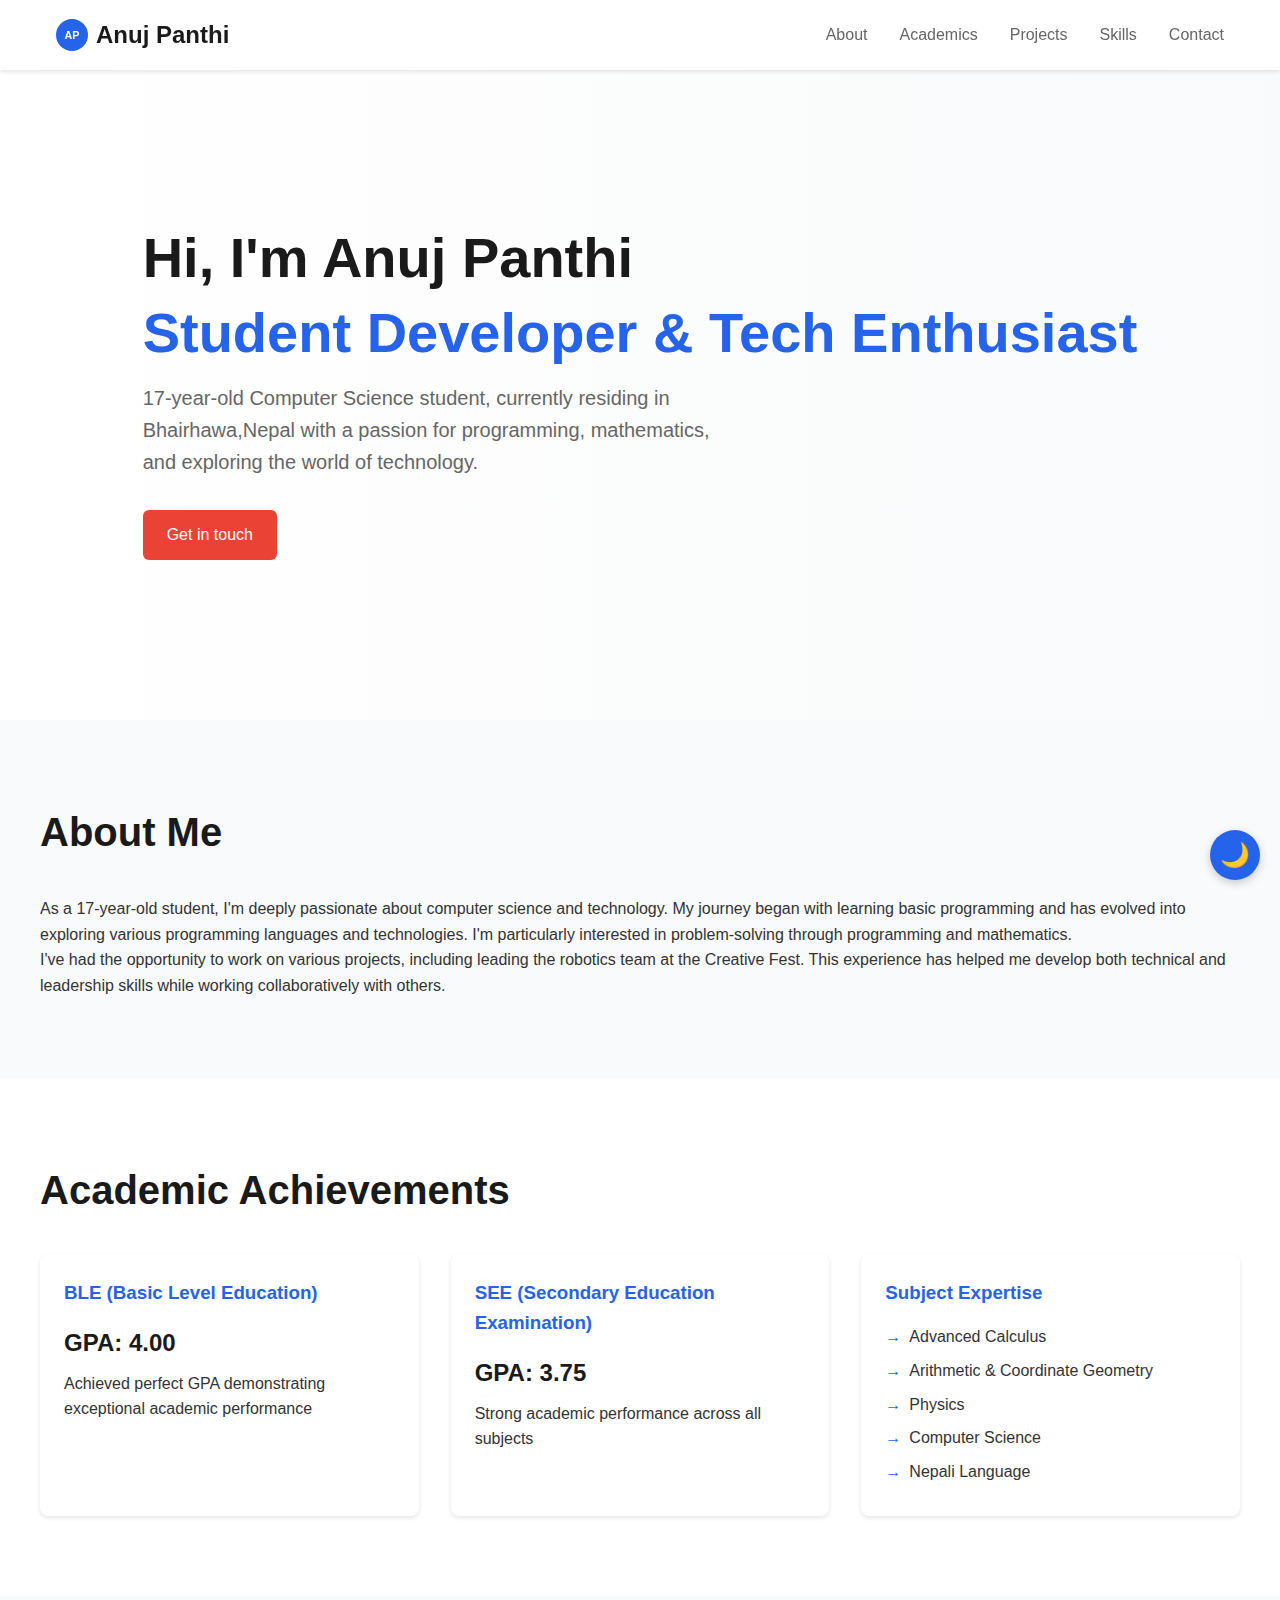
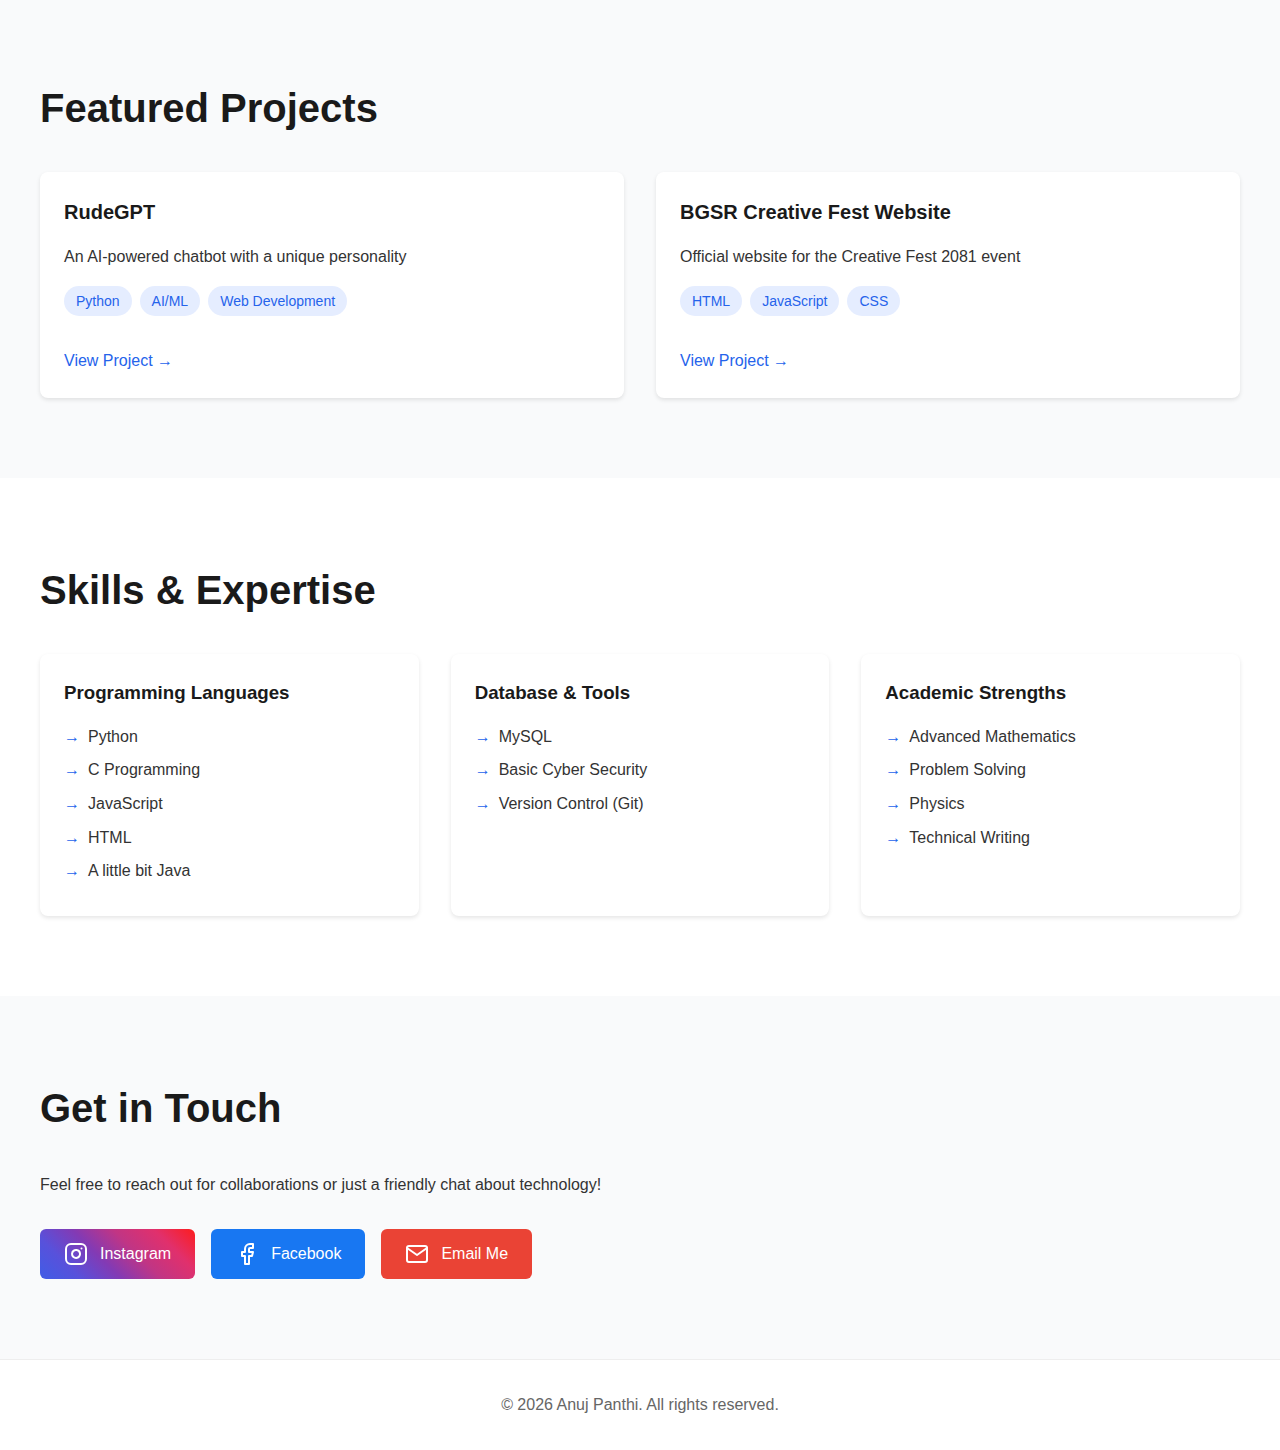
<file: index.html>
<!DOCTYPE html>
<html lang="en">
<head>
    <meta charset="UTF-8">
    <meta name="viewport" content="width=device-width, initial-scale=1.0">
    <title>Anuj Panthi - Portfolio</title>
    <meta name="description" content="Portfolio of Anuj Panthi - Student Developer & Tech Enthusiast">
    <!-- Favicon -->
        <link rel="icon" href="data:image/svg+xml,<svg xmlns='http://www.w3.org/2000/svg' viewBox='0 0 36 36'><circle fill='%232563eb' cx='18' cy='18' r='18'/><text x='18' y='22' font-size='12' fill='white' text-anchor='middle' font-family='Arial'>AP</text></svg>" type="image/svg+xml">
<script type="application/ld+json">
{
  "@context": "https://schema.org",
  "@type": "Person",
  "name": "Anuj Panthi",
  "url": "https://anujpanthi.com.np",
  "sameAs": [
    "https://www.instagram.com/anuz.912/",
    "https://www.facebook.com/anujpanthi108"
  ],
  "jobTitle": "Cyber Security Student",
  "description": "Anuj Panthi's personal portfolio website showcasing projects and blogs on Cyber Security and Web Development."
}
</script>

    <style>
        :root {
            --background: #ffffff;
            --background-alt: #f9fafb;
            --text: #333;
            --text-alt: #666;
            --heading: #1a1a1a;
            --primary: #2563eb;
            --primary-light: #e5edff;
            --card-bg: white;
            --shadow: 0 2px 4px rgba(0,0,0,0.1);
            --nav-shadow: 0 2px 4px rgba(0,0,0,0.1);
            --border: #eee;
        }

        [data-theme="dark"] {
            --background: #121212;
            --background-alt: #1e1e1e;
            --text: #e0e0e0;
            --text-alt: #b0b0b0;
            --heading: #ffffff;
            --primary: #3b82f6;
            --primary-light: #1e293b;
            --card-bg: #252525;
            --shadow: 0 2px 4px rgba(0,0,0,0.3);
            --nav-shadow: 0 2px 8px rgba(0,0,0,0.4);
            --border: #333;
        }

        * {
            margin: 0;
            padding: 0;
            box-sizing: border-box;
            transition: background-color 0.3s ease, color 0.3s ease, border-color 0.3s ease;
        }

        body {
            font-family: -apple-system, BlinkMacSystemFont, 'Segoe UI', Roboto, sans-serif;
            line-height: 1.6;
            color: var(--text);
            background-color: var(--background);
        }

        /* Theme Toggle */
        .theme-toggle {
            position: fixed;
            bottom: 20px;
            right: 20px;
            width: 50px;
            height: 50px;
            border-radius: 50%;
            background-color: var(--primary);
            color: white;
            display: flex;
            align-items: center;
            justify-content: center;
            cursor: pointer;
            box-shadow: 0 3px 10px rgba(0,0,0,0.2);
            z-index: 1000;
            border: none;
            outline: none;
            font-size: 1.5rem;
            transform-origin: center;
            transition: transform 0.5s ease, background-color 0.3s ease;
        }

        .theme-toggle:hover {
            transform: scale(1.1);
        }

        .theme-toggle:active {
            transform: scale(0.9);
        }

        /* Navigation */
        nav {
            background: var(--card-bg);
            box-shadow: var(--nav-shadow);
            position: fixed;
            width: 100%;
            z-index: 1000;
        }

        .nav-container {
            max-width: 1200px;
            margin: 0 auto;
            padding: 1rem;
            display: flex;
            justify-content: space-between;
            align-items: center;
        }

        .nav-logo {
            font-size: 1.5rem;
            font-weight: bold;
            color: var(--heading);
            text-decoration: none;
            display: flex;
            align-items: center;
            gap: 0.5rem;
        }

        .logo-icon {
            width: 2rem;
            height: 2rem;
            transition: transform 0.3s ease;
        }

        .nav-logo:hover .logo-icon {
            transform: rotate(10deg);
        }

        .nav-links {
            display: flex;
            gap: 2rem;
        }

        .nav-links a {
            color: var(--text-alt);
            text-decoration: none;
            transition: color 0.3s;
        }

        .nav-links a:hover {
            color: var(--primary);
        }

        .menu-btn {
            display: none;
            background: none;
            border: none;
            font-size: 1.5rem;
            cursor: pointer;
            color: var(--text);
        }

        /* Hero Section */
        .hero {
            padding: 8rem 1rem 4rem;
            background: linear-gradient(to right, var(--background), var(--background-alt));
            min-height: 80vh;
            display: flex;
            align-items: center;
        }

        .hero-content {
            max-width: 1200px;
            margin: 0 auto;
        }

        .hero h1 {
            font-size: 3.5rem;
            line-height: 1.2;
            margin-bottom: 1rem;
            color: var(--heading);
        }

        .hero h1 span {
            color: var(--primary);
            display: block;
            margin-top: 0.5rem;
        }

        .hero p {
            font-size: 1.25rem;
            color: var(--text-alt);
            margin-bottom: 2rem;
            max-width: 600px;
        }

        /* Sections */
        section {
            padding: 5rem 1rem;
        }

        section:nth-child(even) {
            background: var(--background-alt);
        }

        .section-container {
            max-width: 1200px;
            margin: 0 auto;
        }

        h2 {
            font-size: 2.5rem;
            margin-bottom: 2rem;
            color: var(--heading);
        }

        /* Academic Section */
        .academics-grid {
            display: grid;
            grid-template-columns: repeat(auto-fit, minmax(300px, 1fr));
            gap: 2rem;
            margin-top: 2rem;
        }

        .academic-card {
            background: var(--card-bg);
            padding: 1.5rem;
            border-radius: 8px;
            box-shadow: var(--shadow);
        }

        .academic-card h3 {
            color: var(--primary);
            margin-bottom: 1rem;
        }

        .gpa {
            font-size: 1.5rem;
            font-weight: bold;
            color: var(--heading);
            margin-bottom: 0.5rem;
        }

        /* Projects */
        .projects-grid {
            display: grid;
            grid-template-columns: repeat(auto-fit, minmax(300px, 1fr));
            gap: 2rem;
            margin-top: 2rem;
        }

        .project-card {
            background: var(--card-bg);
            border-radius: 8px;
            box-shadow: var(--shadow);
            padding: 1.5rem;
            transition: transform 0.3s, box-shadow 0.3s;
        }

        .project-card:hover {
            transform: translateY(-5px);
            box-shadow: 0 6px 12px rgba(0,0,0,0.15);
        }

        .project-card h3 {
            font-size: 1.25rem;
            margin-bottom: 1rem;
            color: var(--heading);
        }

        .project-card a {
            color: var(--primary);
            text-decoration: none;
            display: inline-flex;
            align-items: center;
            margin-top: 1rem;
        }

        .project-card a:hover {
            text-decoration: underline;
        }

        .tech-tags {
            display: flex;
            flex-wrap: wrap;
            gap: 0.5rem;
            margin: 1rem 0;
        }

        .tech-tag {
            background: var(--primary-light);
            color: var(--primary);
            padding: 0.25rem 0.75rem;
            border-radius: 999px;
            font-size: 0.875rem;
        }

        /* Skills */
        .skills-grid {
            display: grid;
            grid-template-columns: repeat(auto-fit, minmax(250px, 1fr));
            gap: 2rem;
        }

        .skill-category {
            background: var(--card-bg);
            padding: 1.5rem;
            border-radius: 8px;
            box-shadow: var(--shadow);
        }

        .skill-category h3 {
            margin-bottom: 1rem;
            color: var(--heading);
        }

        .skill-list {
            list-style: none;
        }

        .skill-list li {
            margin-bottom: 0.5rem;
            display: flex;
            align-items: center;
        }

        .skill-list li::before {
            content: "→";
            margin-right: 0.5rem;
            color: var(--primary);
        }

        /* Contact */
        .contact-links {
            display: flex;
            gap: 1rem;
            margin-top: 2rem;
        }

        .contact-btn {
            display: inline-flex;
            align-items: center;
            padding: 0.75rem 1.5rem;
            border-radius: 6px;
            text-decoration: none;
            color: white;
            font-weight: 500;
            transition: opacity 0.3s, transform 0.3s;
            gap: 0.75rem;
        }

        .contact-btn:hover {
            opacity: 0.9;
            transform: translateY(-3px);
        }

        .contact-btn:active {
            transform: translateY(0);
        }

        .instagram-btn {
            background: linear-gradient(45deg, #405DE6, #5851DB, #833AB4, #C13584, #E1306C, #FD1D1D);
        }

        .facebook-btn {
            background: #1877f2;
        }

        .email-btn {
            background: #ea4335;
        }

        .btn-icon {
            display: inline-block;
            width: 1.5rem;
            height: 1.5rem;
            stroke: white;
            fill: none;
            stroke-width: 2;
            stroke-linecap: round;
            stroke-linejoin: round;
        }

        .instagram-icon {
            animation: pulse 2s infinite;
        }

        .facebook-icon {
            animation: spin 3s infinite;
        }

        .email-icon {
            animation: bounce 2s infinite;
        }

        @keyframes pulse {
            0% {
                transform: scale(1);
            }
            50% {
                transform: scale(1.1);
            }
            100% {
                transform: scale(1);
            }
        }

        @keyframes bounce {
            0%, 100% {
                transform: translateY(0);
            }
            50% {
                transform: translateY(-5px);
            }
        }

        @keyframes spin {
            0% {
                transform: rotate(0deg);
            }
            25% {
                transform: rotate(10deg);
            }
            75% {
                transform: rotate(-10deg);
            }
            100% {
                transform: rotate(0deg);
            }
        }

        /* Footer */
        footer {
            background: var(--card-bg);
            padding: 2rem 1rem;
            text-align: center;
            color: var(--text-alt);
            border-top: 1px solid var(--border);
        }

        /* Theme transition animation */
        .theme-transition {
            animation: themeTransition 0.5s ease;
        }

        @keyframes themeTransition {
            0% {
                opacity: 0;
            }
            100% {
                opacity: 1;
            }
        }

        /* Responsive Design */
        @media (max-width: 768px) {
            .nav-links {
                display: none;
            }

            .menu-btn {
                display: block;
            }

            .nav-links.active {
                display: flex;
                flex-direction: column;
                position: absolute;
                top: 100%;
                left: 0;
                right: 0;
                background: var(--card-bg);
                padding: 1rem;
                box-shadow: var(--shadow);
            }

            .hero h1 {
                font-size: 2.5rem;
            }

            .contact-links {
                flex-direction: column;
            }
        }
    </style>
</head>
<body>
    <nav>
        <div class="nav-container">
            <a href="#" class="nav-logo">
    <svg class="logo-icon" xmlns="http://www.w3.org/2000/svg" viewBox="0 0 36 36">
        <circle fill="var(--primary)" cx="18" cy="18" r="18"/>
        <text x="18" y="22" font-size="12" fill="white" text-anchor="middle" font-family="Arial">AP</text>
        
    </svg>
    Anuj Panthi
</a>

            <button class="menu-btn" aria-label="Toggle navigation menu">☰</button>
            <div class="nav-links">
                <a href="#about">About</a>
                <a href="#academics">Academics</a>
                <a href="#projects">Projects</a>
                <a href="#skills">Skills</a>
                <a href="#contact">Contact</a>
            </div>
        </div>
    </nav>

    <button class="theme-toggle" aria-label="Toggle dark/light theme">
        <span class="toggle-icon">🌙</span>
    </button>

    <section class="hero">
        <div class="hero-content">
            <h1>
                Hi, I'm Anuj Panthi
                <span>Student Developer & Tech Enthusiast</span>
            </h1>
            <p>17-year-old Computer Science student, currently residing in Bhairhawa,Nepal with a passion for programming, mathematics, and exploring the world of technology.</p>
            <a href="#contact" class="contact-btn email-btn">Get in touch</a>
        </div>
    </section>

    <section id="about">
        <div class="section-container">
            <h2>About Me</h2>
            <p>As a 17-year-old student, I'm deeply passionate about computer science and technology. My journey began with learning basic programming and has evolved into exploring various programming languages and technologies. I'm particularly interested in problem-solving through programming and mathematics.</p>
            <p>I've had the opportunity to work on various projects, including leading the robotics team at the Creative Fest. This experience has helped me develop both technical and leadership skills while working collaboratively with others.</p>
        </div>
    </section>

    <section id="academics">
        <div class="section-container">
            <h2>Academic Achievements</h2>
            <div class="academics-grid">
                <div class="academic-card">
                    <h3>BLE (Basic Level Education)</h3>
                    <div class="gpa">GPA: 4.00</div>
                    <p>Achieved perfect GPA demonstrating exceptional academic performance</p>
                </div>
                <div class="academic-card">
                    <h3>SEE (Secondary Education Examination)</h3>
                    <div class="gpa">GPA: 3.75</div>
                    <p>Strong academic performance across all subjects</p>
                </div>
                <div class="academic-card">
                    <h3>Subject Expertise</h3>
                    <ul class="skill-list">
                        <li>Advanced Calculus</li>
                        <li>Arithmetic & Coordinate Geometry</li>
                        <li>Physics</li>
                        <li>Computer Science</li>
                        <li>Nepali Language</li>
                    </ul>
                </div>
            </div>
        </div>
    </section>

    <section id="projects">
        <div class="section-container">
            <h2>Featured Projects</h2>
            <div class="projects-grid">
                <div class="project-card">
                    <h3>RudeGPT</h3>
                    <p>An AI-powered chatbot with a unique personality</p>
                    <div class="tech-tags">
                        <span class="tech-tag">Python</span>
                        <span class="tech-tag">AI/ML</span>
                        <span class="tech-tag">Web Development</span>
                    </div>
                    <a href="https://rudegpt.onrender.com" target="_blank">View Project →</a>
                </div>
                <div class="project-card">
                    <h3>BGSR Creative Fest Website</h3>
                    <p>Official website for the Creative Fest 2081 event</p>
                    <div class="tech-tags">
                        <span class="tech-tag">HTML</span>
                        <span class="tech-tag">JavaScript</span>
                        <span class="tech-tag">CSS</span>
                    </div>
                    <a href="https://bgsrcreativefest2081.netlify.app/" target="_blank">View Project →</a>
                </div>
            </div>
        </div>
    </section>

    <section id="skills">
        <div class="section-container">
            <h2>Skills & Expertise</h2>
            <div class="skills-grid">
                <div class="skill-category">
                    <h3>Programming Languages</h3>
                    <ul class="skill-list">
                        <li>Python</li>
                        <li>C Programming</li>
                        <li>JavaScript</li>
                        <li>HTML</li>
                        <li>A little bit Java</li>
                    </ul>
                </div>
                <div class="skill-category">
                    <h3>Database & Tools</h3>
                    <ul class="skill-list">
                        <li>MySQL</li>
                        <li>Basic Cyber Security</li>
                        <li>Version Control (Git)</li>
                    </ul>
                </div>
                <div class="skill-category">
                    <h3>Academic Strengths</h3>
                    <ul class="skill-list">
                        <li>Advanced Mathematics</li>
                        <li>Problem Solving</li>
                        <li>Physics</li>
                        <li>Technical Writing</li>
                    </ul>
                </div>
            </div>
        </div>
    </section>

    <section id="contact">
        <div class="section-container">
            <h2>Get in Touch</h2>
            <p>Feel free to reach out for collaborations or just a friendly chat about technology!</p>
            <div class="contact-links">
                <a href="https://www.instagram.com/anuz.912/" target="_blank" class="contact-btn instagram-btn">
                    <svg class="btn-icon instagram-icon" viewBox="0 0 24 24">
                        <rect x="2" y="2" width="20" height="20" rx="5" ry="5"></rect>
                        <path d="M16 11.37A4 4 0 1 1 12.63 8 4 4 0 0 1 16 11.37z"></path>
                        <line x1="17.5" y1="6.5" x2="17.51" y2="6.5"></line>
                    </svg>
                    Instagram
                </a>
                <a href="https://www.facebook.com/anujpanthi108" target="_blank" class="contact-btn facebook-btn">
                    <svg class="btn-icon facebook-icon" viewBox="0 0 24 24">
                        <path d="M18 2h-3a5 5 0 0 0-5 5v3H7v4h3v8h4v-8h3l1-4h-4V7a1 1 0 0 1 1-1h3z"></path>
                    </svg>
                    Facebook
                </a>
                <a href="mailto:anujpanthi2065@gmail.com" class="contact-btn email-btn">
                    <svg class="btn-icon email-icon" viewBox="0 0 24 24">
                        <path d="M4 4h16c1.1 0 2 .9 2 2v12c0 1.1-.9 2-2 2H4c-1.1 0-2-.9-2-2V6c0-1.1.9-2 2-2z"></path>
                        <polyline points="22,6 12,13 2,6"></polyline>
                    </svg>
                    Email Me
                </a>
            </div>
        </div>
    </section>

    <footer>
        <p>© <script>document.write(new Date().getFullYear())</script> Anuj Panthi. All rights reserved.</p>
    </footer>

    <script>
        // Theme handling
        const themeToggleBtn = document.querySelector('.theme-toggle');
        const toggleIcon = document.querySelector('.toggle-icon');
        
        // Check for saved theme preference or use system preference
        const getCurrentTheme = () => {
            // Check if user has previously selected a theme
            const savedTheme = localStorage.getItem('theme');
            if (savedTheme) {
                return savedTheme;
            }
            
            // Otherwise, use system preference
            return window.matchMedia('(prefers-color-scheme: dark)').matches ? 'dark' : 'light';
        };
        
        // Apply the theme
        const setTheme = (theme) => {
            document.body.classList.add('theme-transition');
            document.documentElement.setAttribute('data-theme', theme);
            localStorage.setItem('theme', theme);
            
            // Update toggle button icon
            toggleIcon.textContent = theme === 'dark' ? '☀️' : '🌙';
            
            // Remove transition class after animation completes
            setTimeout(() => {
                document.body.classList.remove('theme-transition');
            }, 500);
        };
        
        // Initialize theme
        setTheme(getCurrentTheme());
        
        // Toggle theme when button is clicked
        themeToggleBtn.addEventListener('click', () => {
            const currentTheme = document.documentElement.getAttribute('data-theme');
            const newTheme = currentTheme === 'dark' ? 'light' : 'dark';
            
            // Apply rotation animation
            themeToggleBtn.style.transform = 'rotate(360deg)';
            setTimeout(() => {
                themeToggleBtn.style.transform = '';
            }, 500);
            
            setTheme(newTheme);
        });
        
        // Listen for system theme changes
        window.matchMedia('(prefers-color-scheme: dark)').addEventListener('change', e => {
            if (!localStorage.getItem('theme')) {
                // Only auto-switch if user hasn't manually set a preference
                setTheme(e.matches ? 'dark' : 'light');
            }
        });
        
        // Mobile menu toggle
        const menuBtn = document.querySelector('.menu-btn');
        const navLinks = document.querySelector('.nav-links');

        menuBtn.addEventListener('click', () => {
            navLinks.classList.toggle('active');
        });

        // Smooth scrolling for navigation links
        document.querySelectorAll('a[href^="#"]').forEach(anchor => {
            anchor.addEventListener('click', function (e) {
                e.preventDefault();
                document.querySelector(this.getAttribute('href')).scrollIntoView({
                    behavior: 'smooth'
                });
                
                // Close mobile menu if open
                if (navLinks.classList.contains('active')) {
                    navLinks.classList.remove('active');
                }
            });
        });
    </script>
</body>
</html>
</file>
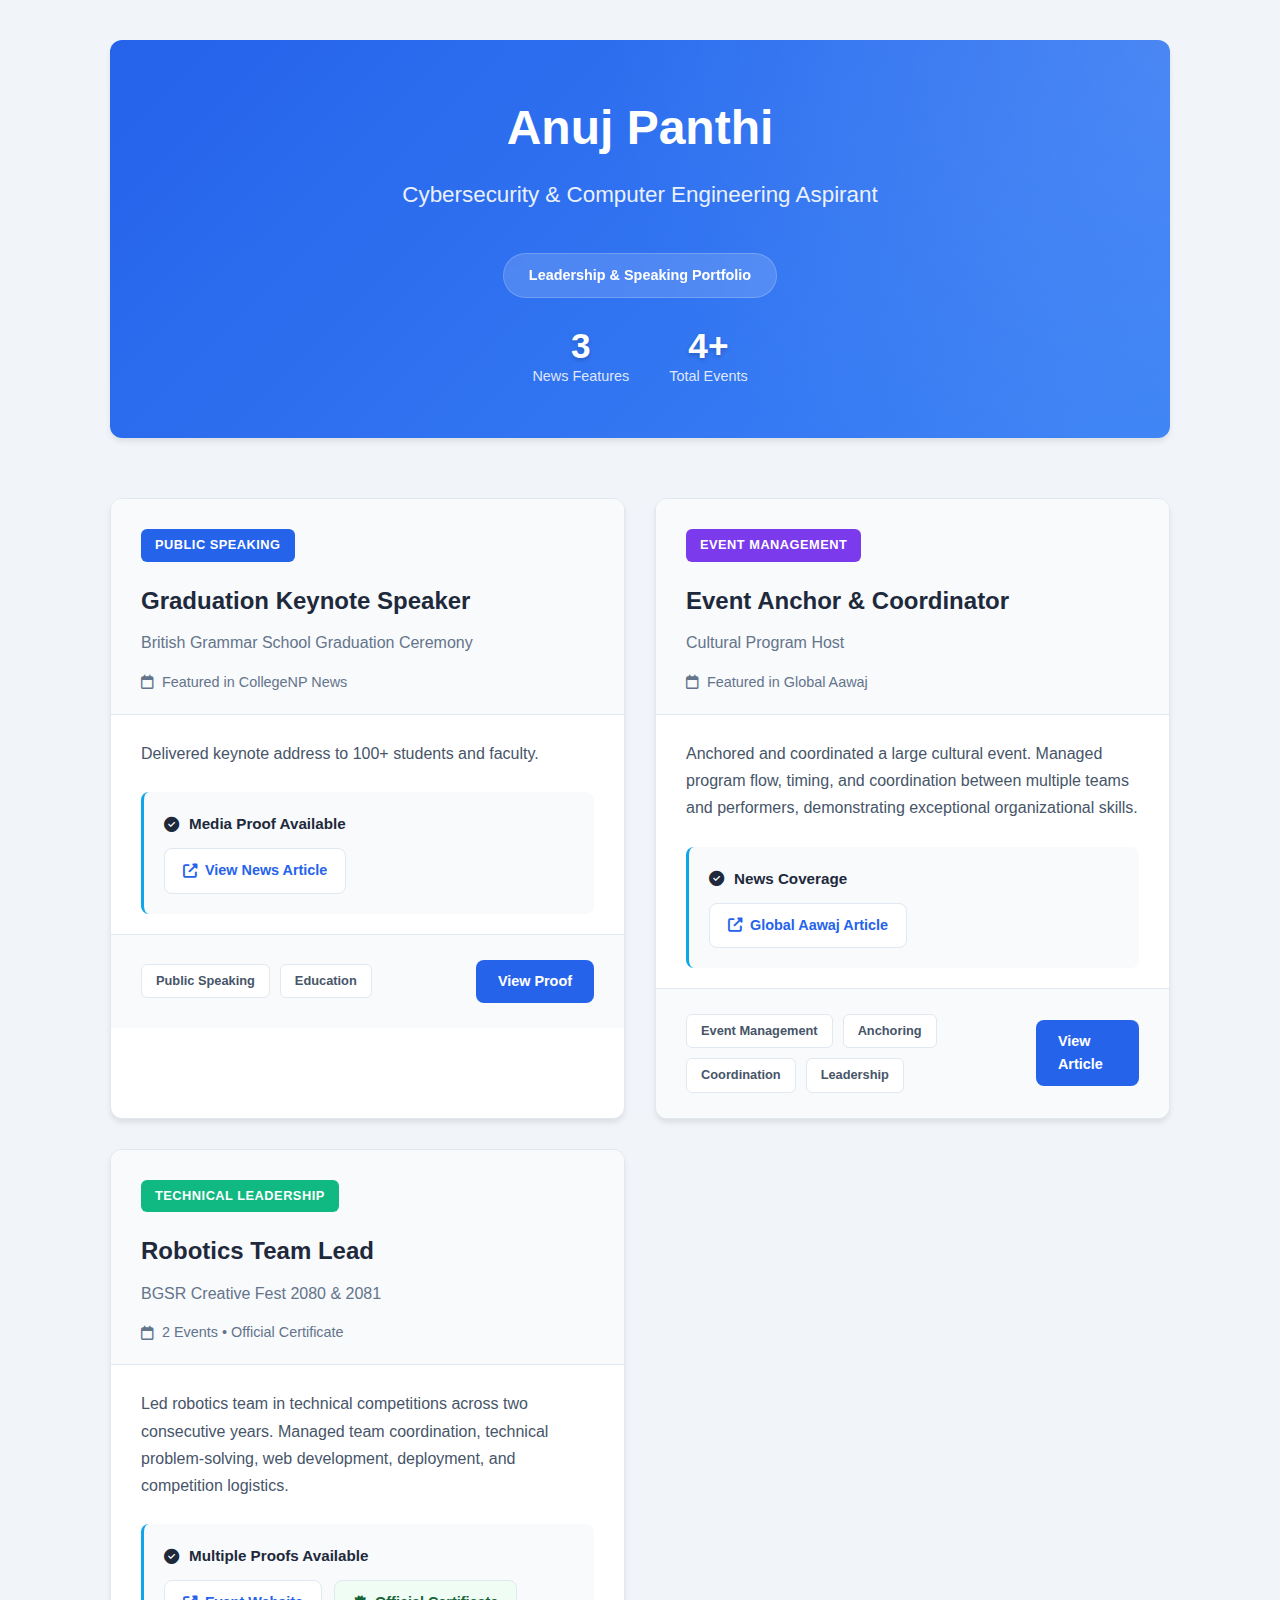
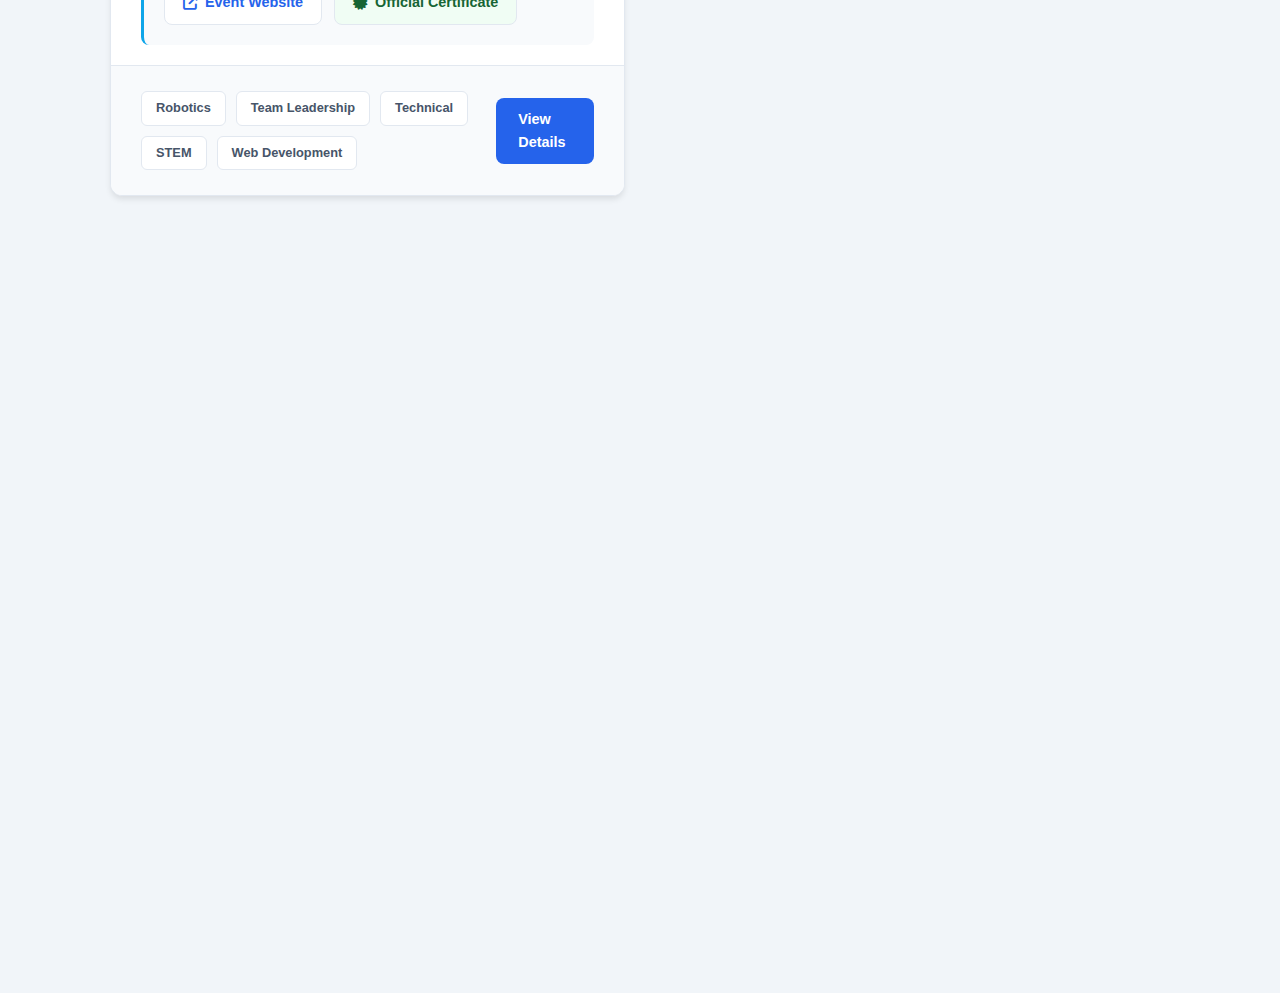
<file: featured/index.html>
<!DOCTYPE html>
<html lang="en">
<head>
    <!-- Google tag (gtag.js) -->
<script async src="https://www.googletagmanager.com/gtag/js?id=G-FVLF8XS27Y"></script>
<script>
  window.dataLayer = window.dataLayer || [];
  function gtag(){dataLayer.push(arguments);}
  gtag('js', new Date());

  gtag('config', 'G-FVLF8XS27Y');
</script>
    <meta charset="UTF-8">
    <meta name="viewport" content="width=device-width, initial-scale=1.0">
    <title>Leadership Portfolio | Anuj Panthi</title>
    <link rel="stylesheet" href="https://cdnjs.cloudflare.com/ajax/libs/font-awesome/6.4.0/css/all.min.css">
    <style>
        :root {
            --primary: #2563eb;
            --primary-light: #3b82f6;
            --secondary: #475569;
            --accent: #0ea5e9;
            --light: #f8fafc;
            --dark: #1e293b;
            --gray: #64748b;
            --success: #10b981;
            --border: #e2e8f0;
            --border-radius: 12px;
            --shadow: 0 4px 6px -1px rgba(0, 0, 0, 0.1);
            --shadow-hover: 0 10px 25px -5px rgba(0, 0, 0, 0.08);
        }
        
        * {
            margin: 0;
            padding: 0;
            box-sizing: border-box;
        }
        
        html {
            scroll-behavior: smooth;
        }
        
        body {
            font-family: -apple-system, BlinkMacSystemFont, 'Segoe UI', Roboto, Oxygen, Ubuntu, sans-serif;
            line-height: 1.6;
            color: var(--dark);
            background-color: #f1f5f9;
            padding: 20px;
        }
        
        .portfolio-container {
            max-width: 1100px;
            margin: 0 auto;
            padding: 20px;
        }
        
        /* Hero Header with Name */
        .hero-header {
            text-align: center;
            margin-bottom: 60px;
            padding: 50px 20px;
            background: linear-gradient(135deg, var(--primary) 0%, var(--primary-light) 100%);
            border-radius: var(--border-radius);
            color: white;
            box-shadow: var(--shadow);
            position: relative;
            overflow: hidden;
        }
        
        .hero-header::before {
            content: '';
            position: absolute;
            top: 0;
            left: 0;
            right: 0;
            bottom: 0;
            background: radial-gradient(circle at top right, rgba(255,255,255,0.1) 0%, transparent 50%);
        }
        
        .hero-name {
            font-size: 3rem;
            font-weight: 800;
            margin-bottom: 10px;
            position: relative;
        }
        
        .hero-title {
            font-size: 1.4rem;
            opacity: 0.9;
            max-width: 600px;
            margin: 0 auto 25px;
            font-weight: 400;
            position: relative;
        }
        
        .hero-badge {
            display: inline-block;
            background: rgba(255, 255, 255, 0.15);
            padding: 10px 25px;
            border-radius: 50px;
            font-weight: 600;
            backdrop-filter: blur(10px);
            border: 1px solid rgba(255, 255, 255, 0.2);
            font-size: 0.9rem;
            margin-top: 15px;
            position: relative;
        }
        
        /* Simple Stats */
        .simple-stats {
            display: flex;
            justify-content: center;
            gap: 40px;
            margin-top: 30px;
            flex-wrap: wrap;
            position: relative;
        }
        
        .simple-stat {
            text-align: center;
        }
        
        .stat-number {
            display: block;
            font-size: 2.2rem;
            font-weight: 800;
            color: white;
            line-height: 1;
            text-shadow: 0 2px 4px rgba(0,0,0,0.2);
        }
        
        .stat-label {
            font-size: 0.9rem;
            color: rgba(255, 255, 255, 0.85);
            margin-top: 5px;
        }
        
        /* Improved Cards with more white space */
        .cards-container {
            display: grid;
            grid-template-columns: repeat(auto-fit, minmax(340px, 1fr));
            gap: 30px;
            margin-bottom: 60px;
        }
        
        .clean-card {
            background: white;
            border-radius: var(--border-radius);
            overflow: hidden;
            box-shadow: var(--shadow);
            transition: transform 0.4s cubic-bezier(0.4, 0, 0.2, 1), 
                        box-shadow 0.4s cubic-bezier(0.4, 0, 0.2, 1);
            border: 1px solid var(--border);
            opacity: 0;
            transform: translateY(20px);
        }
        
        .clean-card.visible {
            opacity: 1;
            transform: translateY(0);
        }
        
        /* Reduced hover effect */
        .clean-card:hover {
            transform: translateY(-8px);
            box-shadow: var(--shadow-hover);
        }
        
        .card-header {
            padding: 30px 30px 20px;
            background: var(--light);
            border-bottom: 1px solid var(--border);
        }
        
        .card-category {
            display: inline-block;
            padding: 6px 14px;
            background: var(--primary);
            color: white;
            border-radius: 6px;
            font-size: 0.8rem;
            font-weight: 700;
            margin-bottom: 20px;
            text-transform: uppercase;
            letter-spacing: 0.5px;
        }
        
        .card-title {
            font-size: 1.5rem;
            font-weight: 700;
            margin-bottom: 10px;
            color: var(--dark);
        }
        
        .card-subtitle {
            color: var(--gray);
            font-size: 1rem;
            margin-bottom: 8px;
        }
        
        .card-date {
            color: var(--gray);
            font-size: 0.9rem;
            display: flex;
            align-items: center;
            gap: 8px;
            margin-top: 15px;
        }
        
        /* Increased padding in card-content */
        .card-content {
            padding: 25px 30px 20px;
        }
        
        .card-description {
            color: var(--secondary);
            margin-bottom: 25px;
            line-height: 1.7;
            font-size: 1rem;
        }
        
        .proof-section {
            background: #f8fafc;
            border-radius: 8px;
            padding: 20px;
            margin-top: 20px;
            border-left: 3px solid var(--accent);
        }
        
        .proof-title {
            font-weight: 600;
            margin-bottom: 12px;
            color: var(--dark);
            display: flex;
            align-items: center;
            gap: 10px;
            font-size: 0.95rem;
        }
        
        .proof-links {
            display: flex;
            gap: 12px;
            flex-wrap: wrap;
        }
        
        .clean-btn {
            display: inline-flex;
            align-items: center;
            gap: 8px;
            padding: 10px 18px;
            background: white;
            border-radius: 8px;
            text-decoration: none;
            color: var(--primary);
            font-weight: 600;
            font-size: 0.9rem;
            border: 1px solid var(--border);
            transition: all 0.2s ease;
        }
        
        .clean-btn:hover {
            background: var(--primary);
            color: white;
            border-color: var(--primary);
        }
        
        .card-footer {
            padding: 25px 30px;
            background: #f8fafc;
            border-top: 1px solid var(--border);
            display: flex;
            justify-content: space-between;
            align-items: center;
        }
        
        .tags-container {
            display: flex;
            gap: 10px;
            flex-wrap: wrap;
        }
        
        .clean-tag {
            padding: 6px 14px;
            background: white;
            border-radius: 6px;
            font-size: 0.8rem;
            font-weight: 600;
            border: 1px solid var(--border);
            color: var(--secondary);
        }
        
        .view-link {
            padding: 10px 22px;
            background: var(--primary);
            color: white;
            border: none;
            border-radius: 8px;
            font-weight: 600;
            cursor: pointer;
            transition: background 0.2s ease;
            text-decoration: none;
            display: inline-block;
            font-size: 0.9rem;
        }
        
        .view-link:hover {
            background: var(--primary-light);
        }
        
        /* Timeline */
        .timeline-section {
            background: white;
            border-radius: var(--border-radius);
            padding: 40px;
            margin-top: 50px;
            box-shadow: var(--shadow);
            border: 1px solid var(--border);
            opacity: 0;
            transform: translateY(20px);
            transition: opacity 0.6s ease, transform 0.6s ease;
        }
        
        .timeline-section.visible {
            opacity: 1;
            transform: translateY(0);
        }
        
        .section-title {
            font-size: 1.8rem;
            margin-bottom: 35px;
            color: var(--dark);
            text-align: center;
            font-weight: 700;
        }
        
        .simple-timeline {
            max-width: 700px;
            margin: 0 auto;
            position: relative;
        }
        
        .simple-timeline::before {
            content: '';
            position: absolute;
            left: 100px;
            top: 0;
            bottom: 0;
            width: 3px;
            background: var(--primary);
        }
        
        .timeline-item {
            display: flex;
            margin-bottom: 40px;
            position: relative;
        }
        
        .timeline-date {
            width: 100px;
            padding-right: 20px;
            text-align: right;
            font-weight: 700;
            color: var(--primary);
            flex-shrink: 0;
            font-size: 1rem;
        }
        
        .timeline-content {
            padding-left: 25px;
            flex: 1;
        }
        
        .timeline-dot {
            position: absolute;
            left: 98px;
            top: 5px;
            width: 16px;
            height: 16px;
            background: white;
            border: 3px solid var(--primary);
            border-radius: 50%;
            z-index: 2;
        }
        
        .timeline-content h3 {
            font-size: 1.2rem;
            margin-bottom: 8px;
            color: var(--dark);
            font-weight: 700;
        }
        
        .timeline-content p {
            color: var(--gray);
            line-height: 1.6;
        }
        
        /* Footer */
        .portfolio-footer {
            text-align: center;
            margin-top: 60px;
            padding: 30px 20px;
            color: var(--gray);
            border-top: 1px solid var(--border);
            font-size: 0.9rem;
            opacity: 0;
            transform: translateY(20px);
            transition: opacity 0.6s ease, transform 0.6s ease;
        }
        
        .portfolio-footer.visible {
            opacity: 1;
            transform: translateY(0);
        }
        
        .footer-name {
            color: var(--primary);
            font-weight: 600;
        }
        
        .footer-links {
            display: flex;
            justify-content: center;
            gap: 20px;
            margin-top: 15px;
        }
        
        .footer-link {
            color: var(--gray);
            text-decoration: none;
            transition: color 0.2s ease;
        }
        
        .footer-link:hover {
            color: var(--primary);
        }
        
        /* Responsive */
        @media (max-width: 768px) {
            .cards-container {
                grid-template-columns: 1fr;
            }
            
            .simple-stats {
                gap: 25px;
            }
            
            .hero-name {
                font-size: 2.5rem;
            }
            
            .hero-title {
                font-size: 1.2rem;
            }
            
            .simple-timeline::before {
                left: 15px;
            }
            
            .timeline-item {
                flex-direction: row;
                align-items: flex-start;
            }
            
            .timeline-date {
                width: 80px;
                padding-right: 15px;
                text-align: left;
                font-size: 0.9rem;
            }
            
            .timeline-dot {
                left: 13px;
                top: 5px;
            }
            
            .timeline-content {
                padding-left: 30px;
            }
            
            .card-header,
            .card-content,
            .card-footer {
                padding-left: 25px;
                padding-right: 25px;
            }
            
            .timeline-section {
                padding: 30px 20px;
            }
        }
        
        @media (max-width: 480px) {
            .portfolio-container {
                padding: 10px;
            }
            
            .proof-links {
                flex-direction: column;
            }
            
            .card-footer {
                flex-direction: column;
                gap: 15px;
                align-items: flex-start;
            }
            
            .timeline-date {
                width: 70px;
            }
            
            .timeline-dot {
                left: 11px;
                width: 14px;
                height: 14px;
            }
            
            .hero-header {
                padding: 40px 15px;
            }
            
            .hero-name {
                font-size: 2rem;
            }
        }
        
        /* Smooth fade animations */
        @keyframes fadeInUp {
            from {
                opacity: 0;
                transform: translateY(30px);
            }
            to {
                opacity: 1;
                transform: translateY(0);
            }
        }
        
        .fade-in {
            animation: fadeInUp 0.8s ease forwards;
        }
    </style>
</head>
<body>
    <div class="portfolio-container">
        <!-- Hero Header with Name (No Photo) -->
        <header class="hero-header fade-in">
            <h1 class="hero-name">Anuj Panthi</h1>
            <p class="hero-title">Cybersecurity & Computer Engineering Aspirant</p>
            <span class="hero-badge">Leadership & Speaking Portfolio</span>
            
            <div class="simple-stats">
                <div class="simple-stat">
                    <span class="stat-number">3</span>
                    <span class="stat-label">News Features</span>
                </div>
                <div class="simple-stat">
                    <span class="stat-number">4+</span>
                    <span class="stat-label">Total Events</span>
                </div>
                            </div>
        </header>
        
        <!-- Leadership Cards -->
        <div class="cards-container">
            <!-- Public Speaking Card -->
            <div class="clean-card">
                <div class="card-header">
                    <span class="card-category" style="background: #2563eb;">Public Speaking</span>
                    <h3 class="card-title">Graduation Keynote Speaker</h3>
                    <p class="card-subtitle">British Grammar School Graduation Ceremony</p>
                    <div class="card-date">
                        <i class="far fa-calendar"></i> Featured in CollegeNP News
                    </div>
                </div>
                <div class="card-content">
                    <p class="card-description">Delivered keynote address to 100+ students and faculty.</p>
                    
                    <div class="proof-section">
                        <div class="proof-title">
                            <i class="fas fa-check-circle"></i> Media Proof Available
                        </div>
                        <div class="proof-links">
                            <a href="https://www.collegenp.com/event/british-grammar-school-butwal-graduation-and-welcome-program" target="_blank" class="clean-btn">
                                <i class="fas fa-external-link-alt"></i> View News Article
                            </a>
                        </div>
                    </div>
                </div>
                <div class="card-footer">
                    <div class="tags-container">
                        <span class="clean-tag">Public Speaking</span>
                        <span class="clean-tag">Education</span>
                    </div>
                    <a href="https://www.collegenp.com/event/british-grammar-school-butwal-graduation-and-welcome-program" target="_blank" class="view-link">View Proof</a>
                </div>
            </div>
            
            <!-- Event Management Card -->
            <div class="clean-card">
                <div class="card-header">
                    <span class="card-category" style="background: #7c3aed;">Event Management</span>
                    <h3 class="card-title">Event Anchor & Coordinator</h3>
                    <p class="card-subtitle">Cultural Program Host</p>
                    <div class="card-date">
                        <i class="far fa-calendar"></i> Featured in Global Aawaj
                    </div>
                </div>
                <div class="card-content">
                    <p class="card-description">Anchored and coordinated a large cultural event. Managed program flow, timing, and coordination between multiple teams and performers, demonstrating exceptional organizational skills.</p>
                    
                    <div class="proof-section">
                        <div class="proof-title">
                            <i class="fas fa-check-circle"></i> News Coverage
                        </div>
                        <div class="proof-links">
                            <a href="https://www.globalaawaj.com/archives/273581" target="_blank" class="clean-btn">
                                <i class="fas fa-external-link-alt"></i> Global Aawaj Article
                            </a>
                        </div>
                    </div>
                </div>
                <div class="card-footer">
                    <div class="tags-container">
                        <span class="clean-tag">Event Management</span>
                        <span class="clean-tag">Anchoring</span>
                        <span class="clean-tag">Coordination</span>
                        <span class="clean-tag">Leadership</span>
                    </div>
                    <a href="https://www.globalaawaj.com/archives/273581" target="_blank" class="view-link">View Article</a>
                </div>
            </div>
            
            <!-- Leadership Card -->
            <div class="clean-card">
                <div class="card-header">
                    <span class="card-category" style="background: #10b981;">Technical Leadership</span>
                    <h3 class="card-title">Robotics Team Lead</h3>
                    <p class="card-subtitle">BGSR Creative Fest 2080 & 2081</p>
                    <div class="card-date">
                        <i class="far fa-calendar"></i> 2 Events • Official Certificate
                    </div>
                </div>
                <div class="card-content">
                    <p class="card-description">Led robotics team in technical competitions across two consecutive years. Managed team coordination, technical problem-solving, web development, deployment, and competition logistics.</p>
                    
                    <div class="proof-section">
                        <div class="proof-title">
                            <i class="fas fa-check-circle"></i> Multiple Proofs Available
                        </div>
                        <div class="proof-links">
                            <a href="https://bgsrcreativefest2081.netlify.app/robotics" target="_blank" class="clean-btn">
                                <i class="fas fa-external-link-alt"></i> Event Website
                            </a>
                            <span class="clean-btn" style="background: #f0fdf4; color: #166534;">
                                <i class="fas fa-certificate"></i> Official Certificate
                            </span>
                        </div>
                    </div>
                </div>
                <div class="card-footer">
                    <div class="tags-container">
                        <span class="clean-tag">Robotics</span>
                        <span class="clean-tag">Team Leadership</span>
                        <span class="clean-tag">Technical</span>
                        <span class="clean-tag">STEM</span>
                        <span class="clean-tag">Web Development</span>
                    </div>
                    <a href="https://bgsrcreativefest2081.netlify.app/robotics" target="_blank" class="view-link">View Details</a>
                </div>
            </div>
        </div>
        
        <!-- Timeline -->
        <div class="timeline-section">
            <h2 class="section-title">Leadership Journey</h2>
            <div class="simple-timeline">
                <div class="timeline-item">
                    <div class="timeline-date">Aug 2025</div>
                    <div class="timeline-dot"></div>
                    <div class="timeline-content">
                        <h3>Public Speaking</h3>
                        <p>Keynote speaker at graduation ceremony. Featured in CollegeNP news and other channels.</p>
                    </div>
                </div>
                
                <div class="timeline-item">
                    <div class="timeline-date">Sep 2024</div>
                    <div class="timeline-dot"></div>
                    <div class="timeline-content">
                        <h3>Event Management</h3>
                        <p>Anchored cultural program. Featured in Global Aawaj news and other channels.</p>
                    </div>
                </div>
                
                <div class="timeline-item">
                    <div class="timeline-date">Dec 2023 & Jan 2025</div>
                    <div class="timeline-dot"></div>
                    <div class="timeline-content">
                        <h3>Technical Leadership</h3>
                        <p>Led robotics team twice at BGSR Creative Fest. Certificate proof available.</p>
                    </div>
                </div>
            </div>
        </div>
        
        <!-- Footer -->
        <!-- Footer -->
<footer class="portfolio-footer">
    <p>© 2025 <span class="footer-name">Anuj Panthi</span> — Leadership Portfolio</p>
    <div class="footer-links">
        <a href="https://github.com/anuz-912" class="footer-link" target="_blank">GitHub</a>
        <a href="https://anujpanthi.com.np/#contact" class="footer-link" target="_blank">Contact</a>
    </div>
</footer>
    </div>
    
    <script>
        // Smooth fade-on-scroll animations
        const observerOptions = {
            threshold: 0.1,
            rootMargin: '0px 0px -50px 0px'
        };

        const observer = new IntersectionObserver((entries) => {
            entries.forEach(entry => {
                if (entry.isIntersecting) {
                    entry.target.classList.add('visible');
                }
            });
        }, observerOptions);

        // Observe cards
        document.querySelectorAll('.clean-card').forEach(card => {
            observer.observe(card);
        });

        // Observe timeline and footer
        const timelineSection = document.querySelector('.timeline-section');
        const footer = document.querySelector('.portfolio-footer');
        
        if (timelineSection) observer.observe(timelineSection);
        if (footer) observer.observe(footer);

        // Reduced hover effect
        document.querySelectorAll('.clean-card').forEach(card => {
            card.addEventListener('mouseenter', function() {
                this.style.boxShadow = '0 10px 25px -5px rgba(0, 0, 0, 0.08)';
            });
            
            card.addEventListener('mouseleave', function() {
                this.style.boxShadow = '0 4px 6px -1px rgba(0, 0, 0, 0.1)';
            });
        });

        // Track link clicks
        document.querySelectorAll('a').forEach(link => {
            link.addEventListener('click', function() {
                console.log('Portfolio link clicked:', this.href);
            });
        });

        // Fun console message
        console.log("%c🌟 Excellent taste in console-checking!", 
            "color: #2563eb; font-size: 16px; font-weight: bold;");
                
        let originalTitle = document.title;
        document.addEventListener('visibilitychange', function() {
            if (document.hidden) {
                document.title = "🌟 Anuj's Leadership Portfolio — Come back!";
            } else {
                document.title = originalTitle;
            }
        });

        // Add smooth loading effect for cards
        window.addEventListener('load', function() {
            const cards = document.querySelectorAll('.clean-card');
            cards.forEach((card, index) => {
                setTimeout(() => {
                    card.style.transitionDelay = `${index * 0.1}s`;
                    card.classList.add('visible');
                }, 100);
            });
        });
    </script>
</body>
</html>
</file>
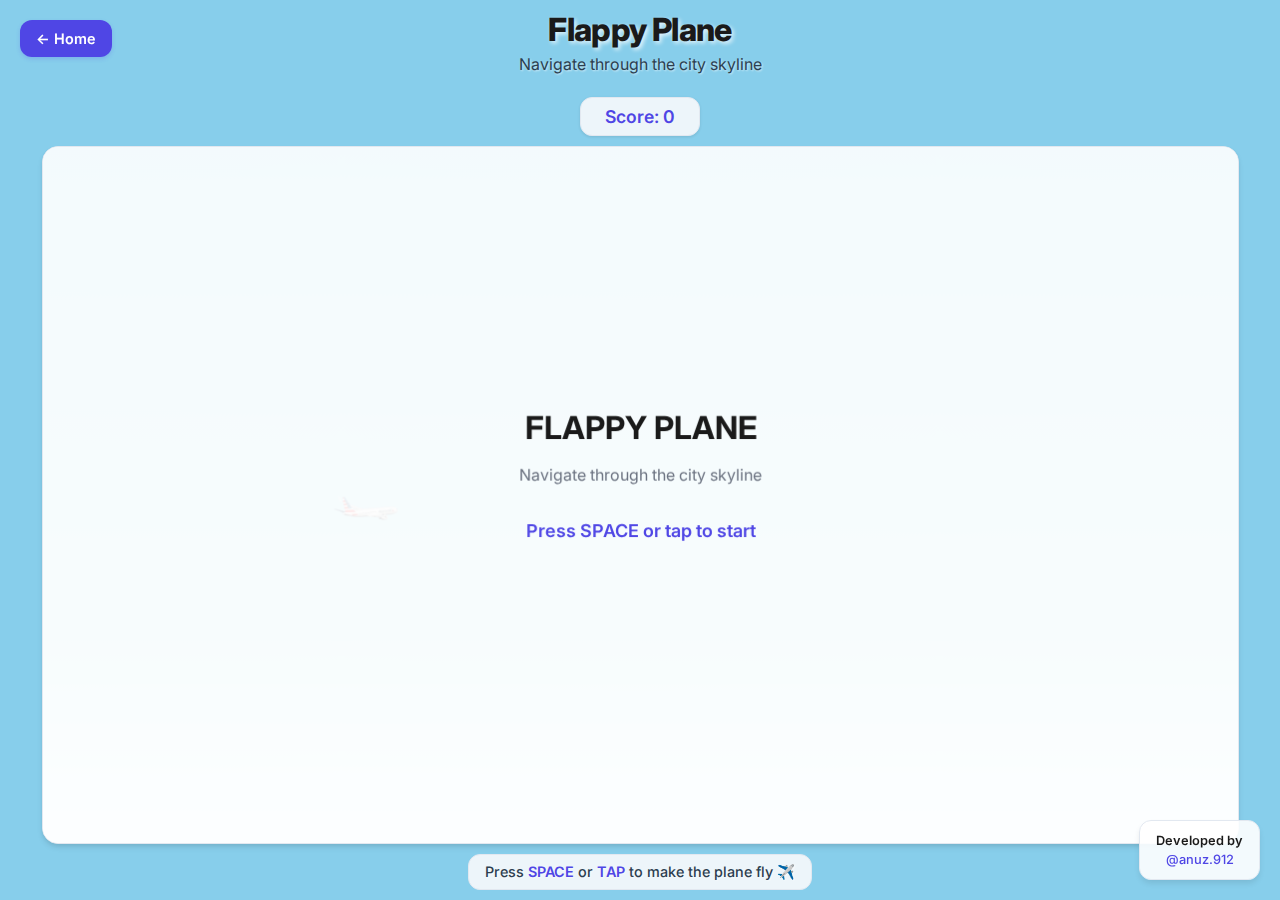
<file: flappy/index.html>
<!DOCTYPE html>
<html>
<head>
    <title>Flappy Plane</title>
    <meta name="viewport" content="width=device-width, initial-scale=1.0, maximum-scale=1.0, user-scalable=no">
    <style>
        @import url('https://fonts.googleapis.com/css2?family=Inter:wght@300;400;500;600;700;800&display=swap');
        
        * {
            margin: 0;
            padding: 0;
            box-sizing: border-box;
        }
        
        body {
            background: #87CEEB;
            font-family: 'Inter', -apple-system, BlinkMacSystemFont, sans-serif;
            height: 100vh;
            display: flex;
            flex-direction: column;
            align-items: center;
            justify-content: center;
            color: #1a1a1a;
            position: relative;
            overflow: hidden;
            touch-action: manipulation;
        }
        
        .game-wrapper {
            position: relative;
            display: flex;
            flex-direction: column;
            align-items: center;
            gap: 10px;
            width: 100%;
            height: 100vh;
            padding: 10px;
        }
        
        .header {
            text-align: center;
            margin-bottom: 5px;
            z-index: 10;
            position: relative;
        }
        
        h1 {
            font-size: 2rem;
            font-weight: 800;
            color: #1a1a1a;
            margin-bottom: 5px;
            letter-spacing: -0.02em;
            text-shadow: 2px 2px 4px rgba(255,255,255,0.8);
        }
        
        .subtitle {
            font-size: 1rem;
            font-weight: 400;
            color: #2c3e50;
            margin-bottom: 8px;
            text-shadow: 1px 1px 2px rgba(255,255,255,0.6);
        }
        
        .score-container {
            background: rgba(248, 250, 252, 0.9);
            border: 1px solid #e2e8f0;
            padding: 8px 20px;
            border-radius: 12px;
            font-size: 1.1rem;
            font-weight: 600;
            color: #4f46e5;
            box-shadow: 0 1px 3px rgba(0, 0, 0, 0.1);
            transition: all 0.2s ease;
            min-width: 120px;
            text-align: center;
            z-index: 10;
            position: relative;
        }
        
        .game-container {
            position: relative;
            border-radius: 16px;
            overflow: hidden;
            box-shadow: 0 4px 6px -1px rgba(0, 0, 0, 0.1), 0 2px 4px -1px rgba(0, 0, 0, 0.06);
            border: 1px solid #e2e8f0;
            background: white;
            flex: 1;
            width: 95%;
            max-width: 95vw;
            max-height: calc(100vh - 180px);
        }
        
        canvas {
            display: block;
            background: #87CEEB;
            cursor: pointer;
            width: 100%;
            height: 100%;
        }
        
        .instructions {
            text-align: center;
            font-size: 0.9rem;
            color: #2c3e50;
            font-weight: 500;
            background: rgba(248, 250, 252, 0.9);
            padding: 8px 16px;
            border-radius: 12px;
            border: 1px solid #e2e8f0;
            max-width: 400px;
            z-index: 10;
            position: relative;
            text-shadow: 1px 1px 2px rgba(255,255,255,0.6);
        }
        
        .instructions strong {
            color: #4f46e5;
            font-weight: 600;
        }
        
        .credits {
            position: fixed;
            bottom: 20px;
            right: 20px;
            background: rgba(255, 255, 255, 0.9);
            border: 1px solid #e2e8f0;
            padding: 12px 16px;
            border-radius: 12px;
            font-size: 0.8rem;
            text-align: center;
            box-shadow: 0 4px 6px -1px rgba(0, 0, 0, 0.1);
            transition: all 0.2s ease;
            z-index: 10;
        }
        
        .credits:hover {
            box-shadow: 0 10px 15px -3px rgba(0, 0, 0, 0.1);
            transform: translateY(-2px);
        }
        
        .credits-title {
            font-weight: 600;
            color: #1a1a1a;
            margin-bottom: 4px;
        }
        
        .credits-link {
            color: #4f46e5;
            text-decoration: none;
            font-weight: 500;
            transition: color 0.2s ease;
        }
        
        .credits-link:hover {
            color: #3730a3;
        }
        
        .home-btn {
            position: fixed;
            top: 20px;
            left: 20px;
            background: #4f46e5;
            border: none;
            padding: 10px 16px;
            border-radius: 12px;
            color: white;
            font-weight: 600;
            text-decoration: none;
            font-size: 0.9rem;
            box-shadow: 0 2px 4px rgba(79, 70, 229, 0.2);
            transition: all 0.2s ease;
            display: flex;
            align-items: center;
            gap: 8px;
            z-index: 10;
        }
        
        .home-btn:hover {
            background: #3730a3;
            transform: translateY(-1px);
            box-shadow: 0 4px 8px rgba(79, 70, 229, 0.3);
        }
        
        /* Game over and start screen styling */
        .game-overlay {
            background: rgba(255, 255, 255, 0.95);
            backdrop-filter: blur(8px);
        }
        
        .game-text-primary {
            color: #1a1a1a;
        }
        
        .game-text-secondary {
            color: #6b7280;
        }
        
        .game-text-accent {
            color: #4f46e5;
        }
        
        .game-text-success {
            color: #059669;
        }
        
        .game-text-error {
            color: #dc2626;
        }
        
        /* Responsive design */
        @media (max-width: 768px) {
            h1 {
                font-size: 1.5rem;
            }
            
            .subtitle {
                font-size: 0.85rem;
            }
            
            .score-container {
                padding: 6px 16px;
                font-size: 1rem;
            }
            
            .credits {
                bottom: 10px;
                right: 10px;
                left: auto;
                font-size: 0.75rem;
                padding: 10px 12px;
            }
            
            .home-btn {
                top: 10px;
                left: 10px;
                padding: 8px 12px;
                font-size: 0.8rem;
            }
            
            .game-wrapper {
                padding: 8px;
                gap: 6px;
            }
            
            .game-container {
                width: 98%;
                max-height: calc(100vh - 150px);
            }
            
            .instructions {
                font-size: 0.8rem;
                padding: 6px 12px;
            }
        }
        
        @media (max-height: 600px) {
            .header {
                margin-bottom: 2px;
            }
            
            h1 {
                font-size: 1.3rem;
                margin-bottom: 2px;
            }
            
            .subtitle {
                font-size: 0.75rem;
                margin-bottom: 5px;
            }
            
            .score-container {
                padding: 4px 12px;
                font-size: 0.9rem;
            }
            
            .instructions {
                font-size: 0.75rem;
                padding: 4px 8px;
            }
            
            .game-container {
                max-height: calc(100vh - 120px);
            }
        }
        
        /* Score pulse animation */
        .score-pulse {
            animation: scorePulse 0.3s ease;
        }
        
        @keyframes scorePulse {
            0% { transform: scale(1); }
            50% { transform: scale(1.05); }
            100% { transform: scale(1); }
        }
    </style>
</head>
<body>
    <a href="https://anujpanthi.com.np" class="home-btn">
        ← Home
    </a>
    
    <div class="game-wrapper">
        <div class="header">
            <h1>Flappy Plane</h1>
            <p class="subtitle">Navigate through the city skyline</p>
        </div>
        
        <div class="score-container" id="score">Score: 0</div>
        
        <div class="game-container">
            <canvas id="gameCanvas"></canvas>
        </div>
        
        <div class="instructions">
            Press <strong>SPACE</strong> or <strong>TAP</strong> to make the plane fly ✈️
        </div>
    </div>
    
    <div class="credits">
        <div class="credits-title">Developed by</div>
        <a href="https://instagram.com/anuz.912" target="_blank" class="credits-link">@anuz.912</a>
    </div>

    <!-- Audio element for collision sound -->
    <audio id="crashSound" src="audio.wav" preload="auto"></audio>

    <script>
        let score = 0;
        let lastScore = 0;
        let gameOver = false;
        let hasPlayedCrashSound = false;
        let started = false;
        
        const plane = {
            x: 0,
            y: 0,
            width: 50,
            height: 40,
            velocity: 0,
            gravity: 0.3,
            flapStrength: -6.5
        };
        
        // Game variables
        const canvas = document.getElementById('gameCanvas');
        const ctx = canvas.getContext('2d');
        const scoreElement = document.getElementById('score');
        const crashSound = document.getElementById('crashSound');
        
        // Set canvas size to fill container
        function resizeCanvas() {
            const container = canvas.parentElement;
            const rect = container.getBoundingClientRect();
            canvas.width = rect.width;
            canvas.height = rect.height;
            
            if (!started) {
                plane.x = canvas.width * 0.25;
                plane.y = canvas.height / 2;
            }
        }
        
        // Initial canvas setup
        resizeCanvas();
        window.addEventListener('resize', resizeCanvas);
        
        // Game images
        const planeImg = new Image();
        planeImg.src = 'plane.png';
        
        // Two building images in WebP format
        const buildingImgs = [
            new Image(),
            new Image()
        ];
        buildingImgs[0].src = 'building01.webp';
        buildingImgs[1].src = 'building02.webp';
        
        let currentBuildingImgIndex = 0;

        // Buildings (obstacles)
        let buildings = [];
        const buildingWidth = 80;
        const gapHeight = 150;
        let lastBuildingTime = 0;
        const buildingInterval = 1500; // ms

        // Game loop
        function gameLoop(timestamp) {
            if (gameOver) {
                drawGameOver();
                return;
            }

            // Clear canvas and draw sky background
            drawSkyBackground();

            // Update and draw plane
            updatePlane();
            drawPlane();

            // Handle buildings
            if (started) {
                if (timestamp - lastBuildingTime > buildingInterval) {
                    addBuilding();
                    lastBuildingTime = timestamp;
                    currentBuildingImgIndex = (currentBuildingImgIndex + 1) % 2;
                }
                updateBuildings();
                drawBuildings();
                checkCollisions();
            } else {
                drawStartScreen();
            }

            // Update score
            const currentScore = Math.floor(score/2);
            if (currentScore !== lastScore) {
                scoreElement.classList.add('score-pulse');
                setTimeout(() => scoreElement.classList.remove('score-pulse'), 300);
                lastScore = currentScore;
            }
            scoreElement.textContent = `Score: ${currentScore}`;

            requestAnimationFrame(gameLoop);
        }

        function drawSkyBackground() {
            // Simple sky blue gradient background
            const skyGradient = ctx.createLinearGradient(0, 0, 0, canvas.height);
            skyGradient.addColorStop(0, '#87CEEB');
            skyGradient.addColorStop(0.7, '#B0E0E6');
            skyGradient.addColorStop(1, '#E0F6FF');
            ctx.fillStyle = skyGradient;
            ctx.fillRect(0, 0, canvas.width, canvas.height);
        }

        function updatePlane() {
            if (!started) return;
            
            plane.velocity += 0.2;
            plane.y += plane.velocity;

            if (plane.y < 0) {
                plane.y = 0;
                plane.velocity = 0;
            }

            if (plane.y + plane.height > canvas.height) {
                gameOver = true;
                playCrashSound();
            }
        }

        function playCrashSound() {
            if (!hasPlayedCrashSound) {
                crashSound.currentTime = 0;
                crashSound.play().catch(e => console.log("Audio play failed:", e));
                hasPlayedCrashSound = true;
            }
        }

        function drawPlane() {
            if (planeImg.complete) {
                ctx.save();
                ctx.translate(plane.x + plane.width / 2, plane.y + plane.height / 2);
                ctx.scale(-1, 1);
                const rotation = Math.min(Math.max(plane.velocity * 3, -30), 30);
                ctx.rotate(rotation * Math.PI / 180);
                const drawWidth = plane.width * 1.5;
                const drawHeight = plane.height * 1.5;
                ctx.drawImage(planeImg, -drawWidth / 2, -drawHeight / 2, drawWidth, drawHeight);
                ctx.restore();
            } else {
                // Clean fallback design
                ctx.fillStyle = '#4f46e5';
                ctx.fillRect(plane.x, plane.y, plane.width, plane.height);
                ctx.fillStyle = '#ffffff';
                ctx.fillRect(plane.x + 5, plane.y + 5, plane.width - 10, plane.height - 10);
            }
        }

        function addBuilding() {
            const buildingHeight = Math.random() * (canvas.height - gapHeight - 100) + 50;
            
            buildings.push({
                x: canvas.width,
                y: 0,
                width: buildingWidth,
                height: buildingHeight,
                passed: false,
                imgIndex: currentBuildingImgIndex
            });

            buildings.push({
                x: canvas.width,
                y: buildingHeight + gapHeight,
                width: buildingWidth,
                height: canvas.height - buildingHeight - gapHeight,
                passed: false,
                imgIndex: currentBuildingImgIndex
            });
        }

        function updateBuildings() {
            for (let i = 0; i < buildings.length; i++) {
                buildings[i].x -= 2;

                if (!buildings[i].passed && buildings[i].x + buildings[i].width < plane.x) {
                    buildings[i].passed = true;
                    score++;
                }
            }

            if (buildings.length > 0 && buildings[0].x + buildings[0].width < 0) {
                buildings.shift();
                buildings.shift();
            }
        }

        function drawBuildings() {
            for (let i = 0; i < buildings.length; i++) {
                const b = buildings[i];
                const img = buildingImgs[b.imgIndex];
                
                if (img.complete) {
                    ctx.save();
                    if (b.y === 0) {
                        ctx.translate(b.x, b.y);
                        ctx.scale(1, -1);
                        ctx.drawImage(img, 0, -b.height, b.width, b.height);
                    } else {
                        ctx.drawImage(img, b.x, b.y, b.width, b.height);
                    }
                    ctx.restore();
                } else {
                    // Clean fallback with professional colors
                    ctx.fillStyle = b.imgIndex === 0 ? '#64748b' : '#475569';
                    ctx.fillRect(b.x, b.y, b.width, b.height);
                }
            }
        }

        function checkCollisions() {
            for (let i = 0; i < buildings.length; i++) {
                const b = buildings[i];
                if (
                    plane.x + plane.width > b.x &&
                    plane.x < b.x + b.width &&
                    plane.y + plane.height > b.y &&
                    plane.y < b.y + b.height
                ) {
                    if (!gameOver) {
                        playCrashSound();
                    }
                    gameOver = true;
                }
            }
        }

        function drawStartScreen() {
            // Clean start screen
            ctx.fillStyle = 'rgba(255, 255, 255, 0.9)';
            ctx.fillRect(0, 0, canvas.width, canvas.height);
            
            // Title
            ctx.fillStyle = '#1a1a1a';
            ctx.font = `bold ${Math.min(canvas.width/12, 32)}px Inter`;
            ctx.textAlign = 'center';
            ctx.fillText('FLAPPY PLANE', canvas.width/2, canvas.height/2 - canvas.height*0.08);
            
            // Subtitle
            ctx.fillStyle = '#6b7280';
            ctx.font = `${Math.min(canvas.width/25, 16)}px Inter`;
            ctx.fillText('Navigate through the city skyline', canvas.width/2, canvas.height/2 - canvas.height*0.02);
            
            // Instructions
            ctx.fillStyle = '#4f46e5';
            ctx.font = `600 ${Math.min(canvas.width/22, 18)}px Inter`;
            ctx.fillText('Press SPACE or tap to start', canvas.width/2, canvas.height/2 + canvas.height*0.06);
        }

        function drawGameOver() {
            // Clean game over screen
            ctx.fillStyle = 'rgba(255, 255, 255, 0.9)';
            ctx.fillRect(0, 0, canvas.width, canvas.height);
            
            // Game Over text
            ctx.fillStyle = '#dc2626';
            ctx.font = `bold ${Math.min(canvas.width/12, 32)}px Inter`;
            ctx.textAlign = 'center';
            ctx.fillText('GAME OVER', canvas.width/2, canvas.height/2 - canvas.height*0.15);
            
            // Score
            ctx.fillStyle = '#1a1a1a';
            ctx.font = `600 ${Math.min(canvas.width/16, 24)}px Inter`;
            ctx.fillText(`Final Score: ${Math.floor(score/2)}`, canvas.width/2, canvas.height/2 - canvas.height*0.08);
            
            // Pilot rating
            ctx.fillStyle = '#059669';
            ctx.font = `600 ${Math.min(canvas.width/22, 18)}px Inter`;
            ctx.fillText('You are a great pilot! ✈️🫡', canvas.width/2, canvas.height/2);
            ctx.fillText('We rate you 9/11 😉', canvas.width/2, canvas.height/2 + canvas.height*0.05);
            ctx.fillText('KD: 1487+ 💀', canvas.width/2, canvas.height/2 + canvas.height*0.1);
            
            // Restart instruction
            ctx.fillStyle = '#4f46e5';
            ctx.font = `500 ${Math.min(canvas.width/25, 16)}px Inter`;
            ctx.fillText('Tap to play again', canvas.width/2, canvas.height/2 + canvas.height*0.18);
        }

        function flap() {
            if (!started) {
                started = true;
                if (gameOver) {
                    resetGame();
                }
            }
            plane.velocity = plane.flapStrength;
        }

        function resetGame() {
            plane.x = canvas.width * 0.25;
            plane.y = canvas.height / 2;
            plane.velocity = 0;
            buildings = [];
            score = 0;
            lastScore = 0;
            gameOver = false;
            hasPlayedCrashSound = false;
            lastBuildingTime = 0;
            currentBuildingImgIndex = 0;
        }

        // Event listeners
        document.addEventListener('keydown', (e) => {
            if (e.code === 'Space') {
                e.preventDefault();
                flap();
            }
        });

        canvas.addEventListener('click', () => {
            flap();
            if (gameOver) {
                resetGame();
                requestAnimationFrame(gameLoop);
            }
        });

        // Touch support for mobile
        canvas.addEventListener('touchstart', (e) => {
            e.preventDefault();
            flap();
            if (gameOver) {
                resetGame();
                requestAnimationFrame(gameLoop);
            }
        });

        // Start the game
        requestAnimationFrame(gameLoop);
    </script>
</body>
</html>
</file>
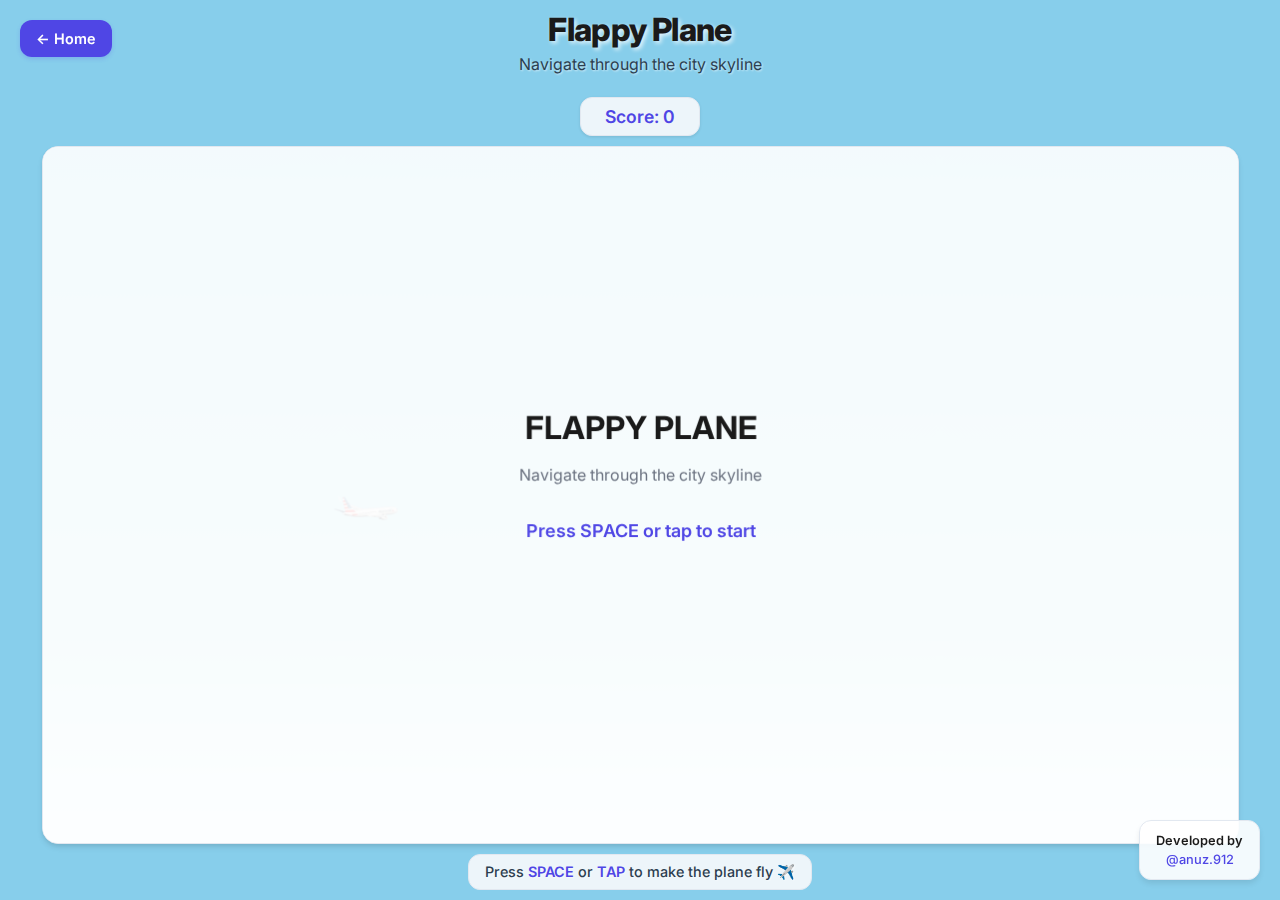
<file: flappy/flappy-plane.html>
<!DOCTYPE html>
<html>
<head>
    <title>Flappy Plane</title>
    <meta name="viewport" content="width=device-width, initial-scale=1.0, maximum-scale=1.0, user-scalable=no">
    <style>
        @import url('https://fonts.googleapis.com/css2?family=Inter:wght@300;400;500;600;700;800&display=swap');
        
        * {
            margin: 0;
            padding: 0;
            box-sizing: border-box;
        }
        
        body {
            background: #87CEEB;
            font-family: 'Inter', -apple-system, BlinkMacSystemFont, sans-serif;
            height: 100vh;
            display: flex;
            flex-direction: column;
            align-items: center;
            justify-content: center;
            color: #1a1a1a;
            position: relative;
            overflow: hidden;
            touch-action: manipulation;
        }
        
        .game-wrapper {
            position: relative;
            display: flex;
            flex-direction: column;
            align-items: center;
            gap: 10px;
            width: 100%;
            height: 100vh;
            padding: 10px;
        }
        
        .header {
            text-align: center;
            margin-bottom: 5px;
            z-index: 10;
            position: relative;
        }
        
        h1 {
            font-size: 2rem;
            font-weight: 800;
            color: #1a1a1a;
            margin-bottom: 5px;
            letter-spacing: -0.02em;
            text-shadow: 2px 2px 4px rgba(255,255,255,0.8);
        }
        
        .subtitle {
            font-size: 1rem;
            font-weight: 400;
            color: #2c3e50;
            margin-bottom: 8px;
            text-shadow: 1px 1px 2px rgba(255,255,255,0.6);
        }
        
        .score-container {
            background: rgba(248, 250, 252, 0.9);
            border: 1px solid #e2e8f0;
            padding: 8px 20px;
            border-radius: 12px;
            font-size: 1.1rem;
            font-weight: 600;
            color: #4f46e5;
            box-shadow: 0 1px 3px rgba(0, 0, 0, 0.1);
            transition: all 0.2s ease;
            min-width: 120px;
            text-align: center;
            z-index: 10;
            position: relative;
        }
        
        .game-container {
            position: relative;
            border-radius: 16px;
            overflow: hidden;
            box-shadow: 0 4px 6px -1px rgba(0, 0, 0, 0.1), 0 2px 4px -1px rgba(0, 0, 0, 0.06);
            border: 1px solid #e2e8f0;
            background: white;
            flex: 1;
            width: 95%;
            max-width: 95vw;
            max-height: calc(100vh - 180px);
        }
        
        canvas {
            display: block;
            background: #87CEEB;
            cursor: pointer;
            width: 100%;
            height: 100%;
        }
        
        .instructions {
            text-align: center;
            font-size: 0.9rem;
            color: #2c3e50;
            font-weight: 500;
            background: rgba(248, 250, 252, 0.9);
            padding: 8px 16px;
            border-radius: 12px;
            border: 1px solid #e2e8f0;
            max-width: 400px;
            z-index: 10;
            position: relative;
            text-shadow: 1px 1px 2px rgba(255,255,255,0.6);
        }
        
        .instructions strong {
            color: #4f46e5;
            font-weight: 600;
        }
        
        .credits {
            position: fixed;
            bottom: 20px;
            right: 20px;
            background: rgba(255, 255, 255, 0.9);
            border: 1px solid #e2e8f0;
            padding: 12px 16px;
            border-radius: 12px;
            font-size: 0.8rem;
            text-align: center;
            box-shadow: 0 4px 6px -1px rgba(0, 0, 0, 0.1);
            transition: all 0.2s ease;
            z-index: 10;
        }
        
        .credits:hover {
            box-shadow: 0 10px 15px -3px rgba(0, 0, 0, 0.1);
            transform: translateY(-2px);
        }
        
        .credits-title {
            font-weight: 600;
            color: #1a1a1a;
            margin-bottom: 4px;
        }
        
        .credits-link {
            color: #4f46e5;
            text-decoration: none;
            font-weight: 500;
            transition: color 0.2s ease;
        }
        
        .credits-link:hover {
            color: #3730a3;
        }
        
        .home-btn {
            position: fixed;
            top: 20px;
            left: 20px;
            background: #4f46e5;
            border: none;
            padding: 10px 16px;
            border-radius: 12px;
            color: white;
            font-weight: 600;
            text-decoration: none;
            font-size: 0.9rem;
            box-shadow: 0 2px 4px rgba(79, 70, 229, 0.2);
            transition: all 0.2s ease;
            display: flex;
            align-items: center;
            gap: 8px;
            z-index: 10;
        }
        
        .home-btn:hover {
            background: #3730a3;
            transform: translateY(-1px);
            box-shadow: 0 4px 8px rgba(79, 70, 229, 0.3);
        }
        
        /* Game over and start screen styling */
        .game-overlay {
            background: rgba(255, 255, 255, 0.95);
            backdrop-filter: blur(8px);
        }
        
        .game-text-primary {
            color: #1a1a1a;
        }
        
        .game-text-secondary {
            color: #6b7280;
        }
        
        .game-text-accent {
            color: #4f46e5;
        }
        
        .game-text-success {
            color: #059669;
        }
        
        .game-text-error {
            color: #dc2626;
        }
        
        /* Responsive design */
        @media (max-width: 768px) {
            h1 {
                font-size: 1.5rem;
            }
            
            .subtitle {
                font-size: 0.85rem;
            }
            
            .score-container {
                padding: 6px 16px;
                font-size: 1rem;
            }
            
            .credits {
                bottom: 10px;
                right: 10px;
                left: auto;
                font-size: 0.75rem;
                padding: 10px 12px;
            }
            
            .home-btn {
                top: 10px;
                left: 10px;
                padding: 8px 12px;
                font-size: 0.8rem;
            }
            
            .game-wrapper {
                padding: 8px;
                gap: 6px;
            }
            
            .game-container {
                width: 98%;
                max-height: calc(100vh - 150px);
            }
            
            .instructions {
                font-size: 0.8rem;
                padding: 6px 12px;
            }
        }
        
        @media (max-height: 600px) {
            .header {
                margin-bottom: 2px;
            }
            
            h1 {
                font-size: 1.3rem;
                margin-bottom: 2px;
            }
            
            .subtitle {
                font-size: 0.75rem;
                margin-bottom: 5px;
            }
            
            .score-container {
                padding: 4px 12px;
                font-size: 0.9rem;
            }
            
            .instructions {
                font-size: 0.75rem;
                padding: 4px 8px;
            }
            
            .game-container {
                max-height: calc(100vh - 120px);
            }
        }
        
        /* Score pulse animation */
        .score-pulse {
            animation: scorePulse 0.3s ease;
        }
        
        @keyframes scorePulse {
            0% { transform: scale(1); }
            50% { transform: scale(1.05); }
            100% { transform: scale(1); }
        }
    </style>
</head>
<body>
    <a href="https://anujpanthi.com.np" class="home-btn">
        ← Home
    </a>
    
    <div class="game-wrapper">
        <div class="header">
            <h1>Flappy Plane</h1>
            <p class="subtitle">Navigate through the city skyline</p>
        </div>
        
        <div class="score-container" id="score">Score: 0</div>
        
        <div class="game-container">
            <canvas id="gameCanvas"></canvas>
        </div>
        
        <div class="instructions">
            Press <strong>SPACE</strong> or <strong>TAP</strong> to make the plane fly ✈️
        </div>
    </div>
    
    <div class="credits">
        <div class="credits-title">Developed by</div>
        <a href="https://instagram.com/anuz.912" target="_blank" class="credits-link">@anuz.912</a>
    </div>

    <!-- Audio element for collision sound -->
    <audio id="crashSound" src="audio.wav" preload="auto"></audio>

    <script>
        let score = 0;
        let lastScore = 0;
        let gameOver = false;
        let hasPlayedCrashSound = false;
        let started = false;
        
        const plane = {
            x: 0,
            y: 0,
            width: 50,
            height: 40,
            velocity: 0,
            gravity: 0.25,
            flapStrength: -5
        };
        
        // Game variables
        const canvas = document.getElementById('gameCanvas');
        const ctx = canvas.getContext('2d');
        const scoreElement = document.getElementById('score');
        const crashSound = document.getElementById('crashSound');
        
        // Set canvas size to fill container
        function resizeCanvas() {
            const container = canvas.parentElement;
            const rect = container.getBoundingClientRect();
            canvas.width = rect.width;
            canvas.height = rect.height;
            
            if (!started) {
                plane.x = canvas.width * 0.25;
                plane.y = canvas.height / 2;
            }
        }
        
        // Initial canvas setup
        resizeCanvas();
        window.addEventListener('resize', resizeCanvas);
        
        // Game images
        const planeImg = new Image();
        planeImg.src = 'plane.png';
        
        // Two building images in WebP format
        const buildingImgs = [
            new Image(),
            new Image()
        ];
        buildingImgs[0].src = 'building01.webp';
        buildingImgs[1].src = 'building02.webp';
        
        let currentBuildingImgIndex = 0;

        // Buildings (obstacles)
        let buildings = [];
        const buildingWidth = 80;
        const gapHeight = 150;
        let lastBuildingTime = 0;
        const buildingInterval = 2000; // ms

        // Game loop
        function gameLoop(timestamp) {
            if (gameOver) {
                drawGameOver();
                return;
            }

            // Clear canvas and draw sky background
            drawSkyBackground();

            // Update and draw plane
            updatePlane();
            drawPlane();

            // Handle buildings
            if (started) {
                if (timestamp - lastBuildingTime > buildingInterval) {
                    addBuilding();
                    lastBuildingTime = timestamp;
                    currentBuildingImgIndex = (currentBuildingImgIndex + 1) % 2;
                }
                updateBuildings();
                drawBuildings();
                checkCollisions();
            } else {
                drawStartScreen();
            }

            // Update score
            const currentScore = Math.floor(score/2);
            if (currentScore !== lastScore) {
                scoreElement.classList.add('score-pulse');
                setTimeout(() => scoreElement.classList.remove('score-pulse'), 300);
                lastScore = currentScore;
            }
            scoreElement.textContent = `Score: ${currentScore}`;

            requestAnimationFrame(gameLoop);
        }

        function drawSkyBackground() {
            // Simple sky blue gradient background
            const skyGradient = ctx.createLinearGradient(0, 0, 0, canvas.height);
            skyGradient.addColorStop(0, '#87CEEB');
            skyGradient.addColorStop(0.7, '#B0E0E6');
            skyGradient.addColorStop(1, '#E0F6FF');
            ctx.fillStyle = skyGradient;
            ctx.fillRect(0, 0, canvas.width, canvas.height);
        }

        function updatePlane() {
            if (!started) return;
            
            plane.velocity += plane.gravity;
            plane.y += plane.velocity;

            if (plane.y < 0) {
                plane.y = 0;
                plane.velocity = 0;
            }

            if (plane.y + plane.height > canvas.height) {
                gameOver = true;
                playCrashSound();
            }
        }

        function playCrashSound() {
            if (!hasPlayedCrashSound) {
                crashSound.currentTime = 0;
                crashSound.play().catch(e => console.log("Audio play failed:", e));
                hasPlayedCrashSound = true;
            }
        }

        function drawPlane() {
            if (planeImg.complete) {
                ctx.save();
                ctx.translate(plane.x + plane.width / 2, plane.y + plane.height / 2);
                ctx.scale(-1, 1);
                const rotation = Math.min(Math.max(plane.velocity * 3, -30), 30);
                ctx.rotate(rotation * Math.PI / 180);
                const drawWidth = plane.width * 1.5;
                const drawHeight = plane.height * 1.5;
                ctx.drawImage(planeImg, -drawWidth / 2, -drawHeight / 2, drawWidth, drawHeight);
                ctx.restore();
            } else {
                // Clean fallback design
                ctx.fillStyle = '#4f46e5';
                ctx.fillRect(plane.x, plane.y, plane.width, plane.height);
                ctx.fillStyle = '#ffffff';
                ctx.fillRect(plane.x + 5, plane.y + 5, plane.width - 10, plane.height - 10);
            }
        }

        function addBuilding() {
            const buildingHeight = Math.random() * (canvas.height - gapHeight - 100) + 50;
            
            buildings.push({
                x: canvas.width,
                y: 0,
                width: buildingWidth,
                height: buildingHeight,
                passed: false,
                imgIndex: currentBuildingImgIndex
            });

            buildings.push({
                x: canvas.width,
                y: buildingHeight + gapHeight,
                width: buildingWidth,
                height: canvas.height - buildingHeight - gapHeight,
                passed: false,
                imgIndex: currentBuildingImgIndex
            });
        }

        function updateBuildings() {
            for (let i = 0; i < buildings.length; i++) {
                buildings[i].x -= 2;

                if (!buildings[i].passed && buildings[i].x + buildings[i].width < plane.x) {
                    buildings[i].passed = true;
                    score++;
                }
            }

            if (buildings.length > 0 && buildings[0].x + buildings[0].width < 0) {
                buildings.shift();
                buildings.shift();
            }
        }

        function drawBuildings() {
            for (let i = 0; i < buildings.length; i++) {
                const b = buildings[i];
                const img = buildingImgs[b.imgIndex];
                
                if (img.complete) {
                    ctx.save();
                    if (b.y === 0) {
                        ctx.translate(b.x, b.y);
                        ctx.scale(1, -1);
                        ctx.drawImage(img, 0, -b.height, b.width, b.height);
                    } else {
                        ctx.drawImage(img, b.x, b.y, b.width, b.height);
                    }
                    ctx.restore();
                } else {
                    // Clean fallback with professional colors
                    ctx.fillStyle = b.imgIndex === 0 ? '#64748b' : '#475569';
                    ctx.fillRect(b.x, b.y, b.width, b.height);
                }
            }
        }

        function checkCollisions() {
            for (let i = 0; i < buildings.length; i++) {
                const b = buildings[i];
                if (
                    plane.x + plane.width > b.x &&
                    plane.x < b.x + b.width &&
                    plane.y + plane.height > b.y &&
                    plane.y < b.y + b.height
                ) {
                    if (!gameOver) {
                        playCrashSound();
                    }
                    gameOver = true;
                }
            }
        }

        function drawStartScreen() {
            // Clean start screen
            ctx.fillStyle = 'rgba(255, 255, 255, 0.9)';
            ctx.fillRect(0, 0, canvas.width, canvas.height);
            
            // Title
            ctx.fillStyle = '#1a1a1a';
            ctx.font = `bold ${Math.min(canvas.width/12, 32)}px Inter`;
            ctx.textAlign = 'center';
            ctx.fillText('FLAPPY PLANE', canvas.width/2, canvas.height/2 - canvas.height*0.08);
            
            // Subtitle
            ctx.fillStyle = '#6b7280';
            ctx.font = `${Math.min(canvas.width/25, 16)}px Inter`;
            ctx.fillText('Navigate through the city skyline', canvas.width/2, canvas.height/2 - canvas.height*0.02);
            
            // Instructions
            ctx.fillStyle = '#4f46e5';
            ctx.font = `600 ${Math.min(canvas.width/22, 18)}px Inter`;
            ctx.fillText('Press SPACE or tap to start', canvas.width/2, canvas.height/2 + canvas.height*0.06);
        }

        function drawGameOver() {
            // Clean game over screen
            ctx.fillStyle = 'rgba(255, 255, 255, 0.9)';
            ctx.fillRect(0, 0, canvas.width, canvas.height);
            
            // Game Over text
            ctx.fillStyle = '#dc2626';
            ctx.font = `bold ${Math.min(canvas.width/12, 32)}px Inter`;
            ctx.textAlign = 'center';
            ctx.fillText('GAME OVER', canvas.width/2, canvas.height/2 - canvas.height*0.15);
            
            // Score
            ctx.fillStyle = '#1a1a1a';
            ctx.font = `600 ${Math.min(canvas.width/16, 24)}px Inter`;
            ctx.fillText(`Final Score: ${Math.floor(score/2)}`, canvas.width/2, canvas.height/2 - canvas.height*0.08);
            
            // Pilot rating
            ctx.fillStyle = '#059669';
            ctx.font = `600 ${Math.min(canvas.width/22, 18)}px Inter`;
            ctx.fillText('You are a great pilot! ✈️🫡', canvas.width/2, canvas.height/2);
            ctx.fillText('We rate you 9/11 😉', canvas.width/2, canvas.height/2 + canvas.height*0.05);
            ctx.fillText('KD: 1487+ 💀', canvas.width/2, canvas.height/2 + canvas.height*0.1);
            
            // Restart instruction
            ctx.fillStyle = '#4f46e5';
            ctx.font = `500 ${Math.min(canvas.width/25, 16)}px Inter`;
            ctx.fillText('Tap to play again', canvas.width/2, canvas.height/2 + canvas.height*0.18);
        }

        function flap() {
            if (!started) {
                started = true;
                if (gameOver) {
                    resetGame();
                }
            }
            plane.velocity = plane.flapStrength;
        }

        function resetGame() {
            plane.x = canvas.width * 0.25;
            plane.y = canvas.height / 2;
            plane.velocity = 0;
            buildings = [];
            score = 0;
            lastScore = 0;
            gameOver = false;
            hasPlayedCrashSound = false;
            lastBuildingTime = 0;
            currentBuildingImgIndex = 0;
        }

        // Event listeners
        document.addEventListener('keydown', (e) => {
            if (e.code === 'Space') {
                e.preventDefault();
                flap();
            }
        });

        canvas.addEventListener('click', () => {
            flap();
            if (gameOver) {
                resetGame();
                requestAnimationFrame(gameLoop);
            }
        });

        // Touch support for mobile
        canvas.addEventListener('touchstart', (e) => {
            e.preventDefault();
            flap();
            if (gameOver) {
                resetGame();
                requestAnimationFrame(gameLoop);
            }
        });

        // Start the game
        requestAnimationFrame(gameLoop);
    </script>
</body>
</html>
</file>
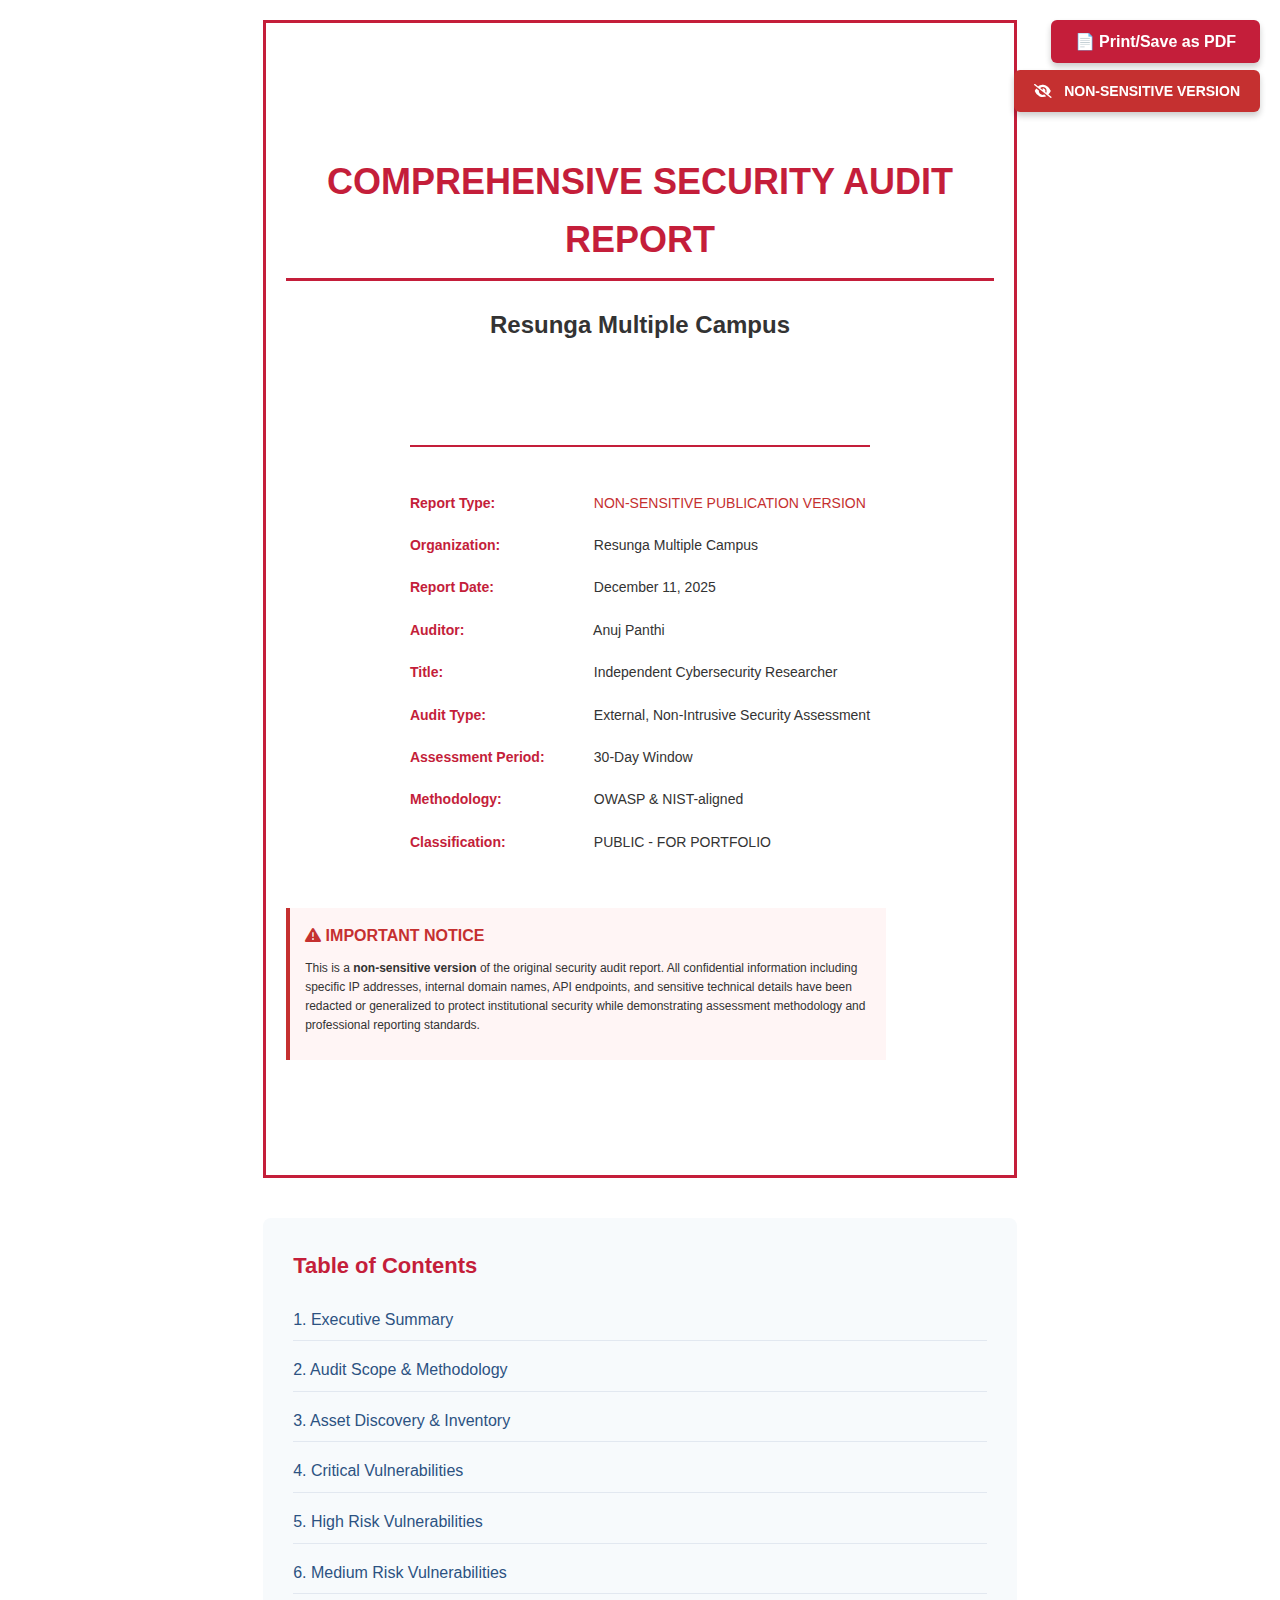
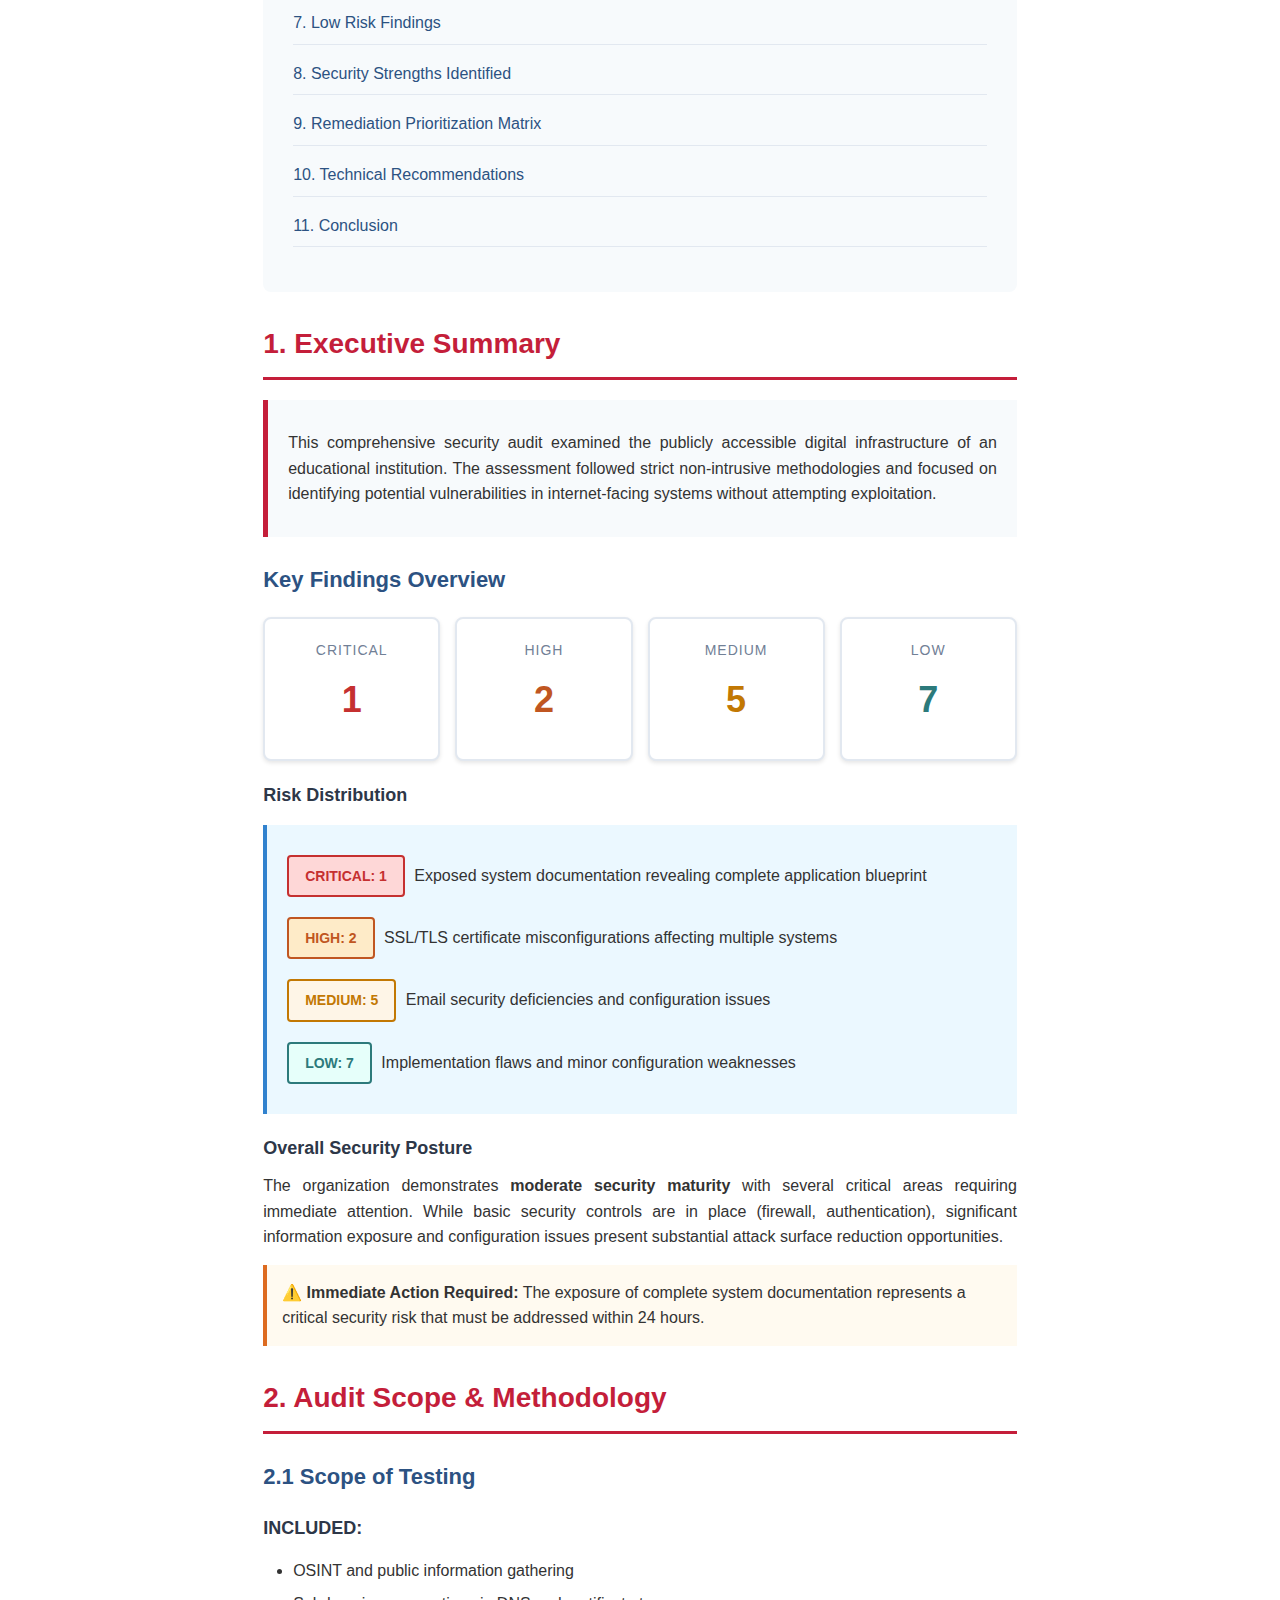
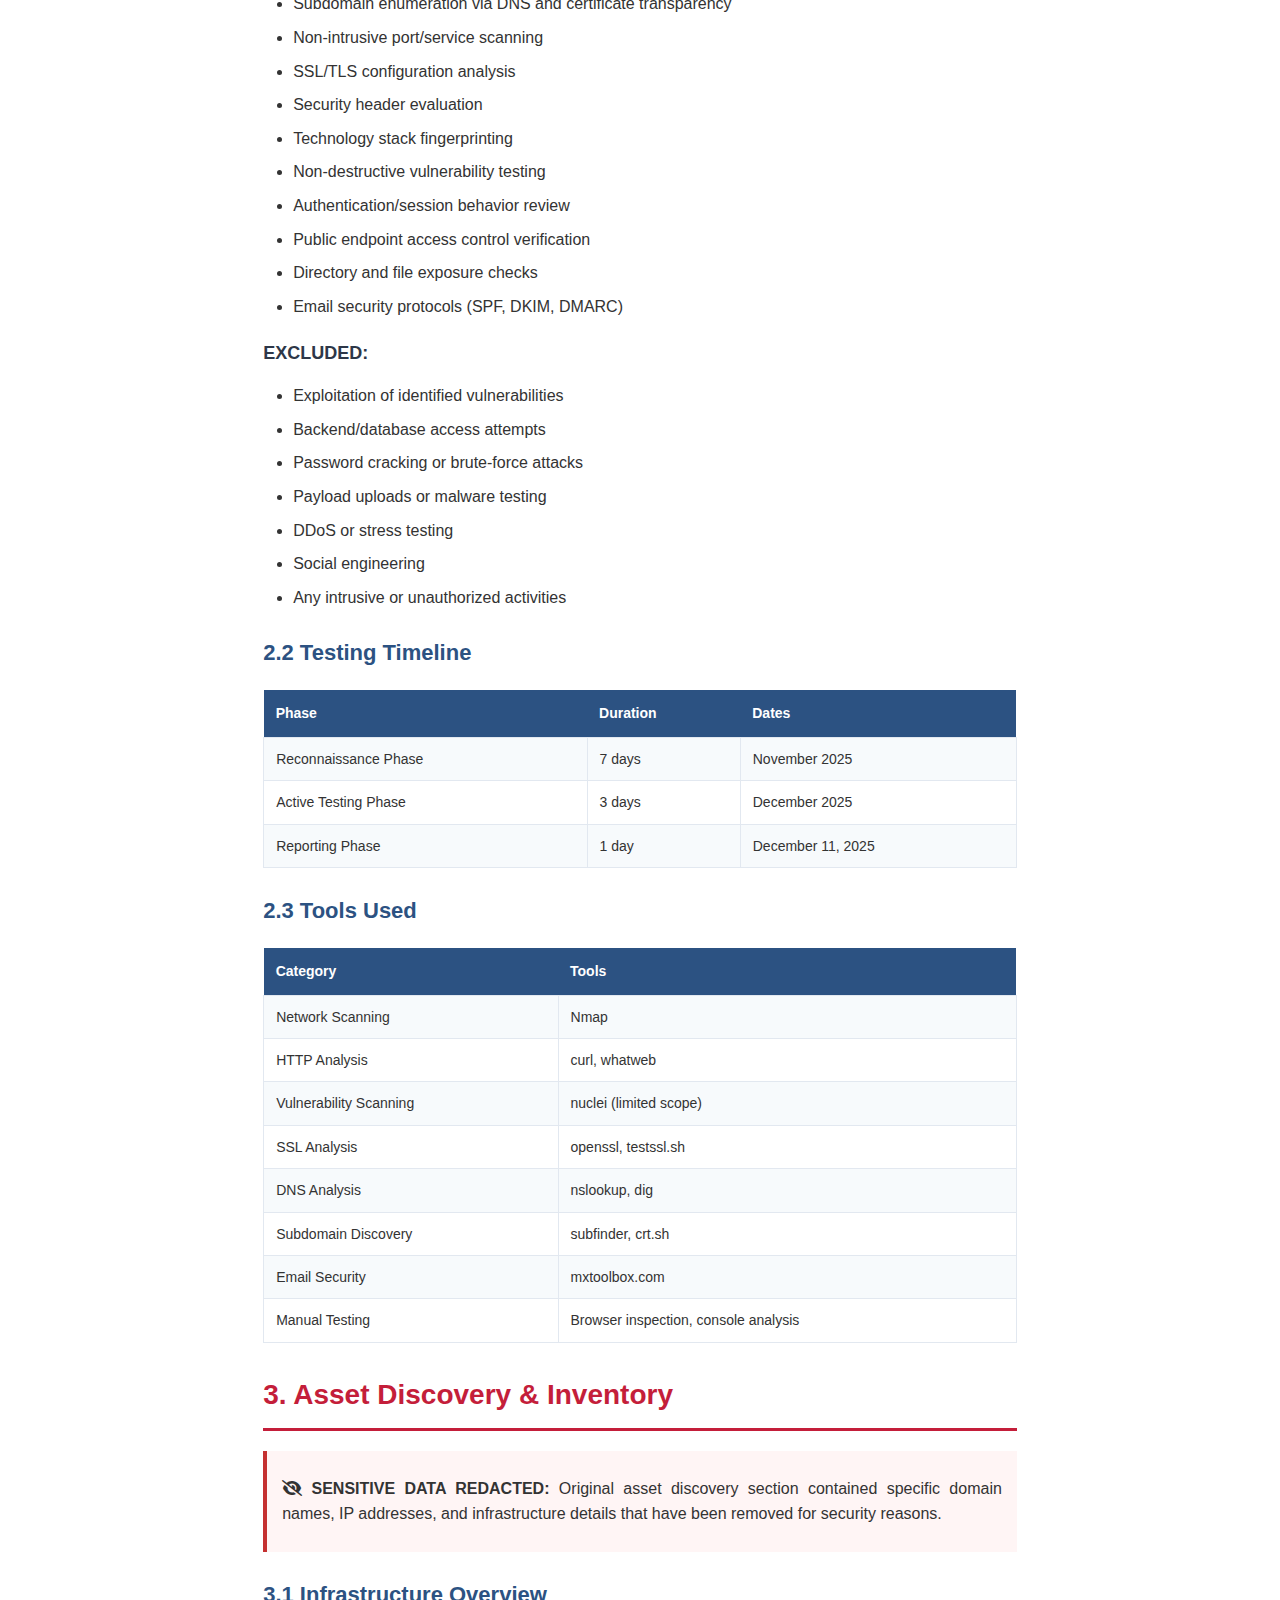
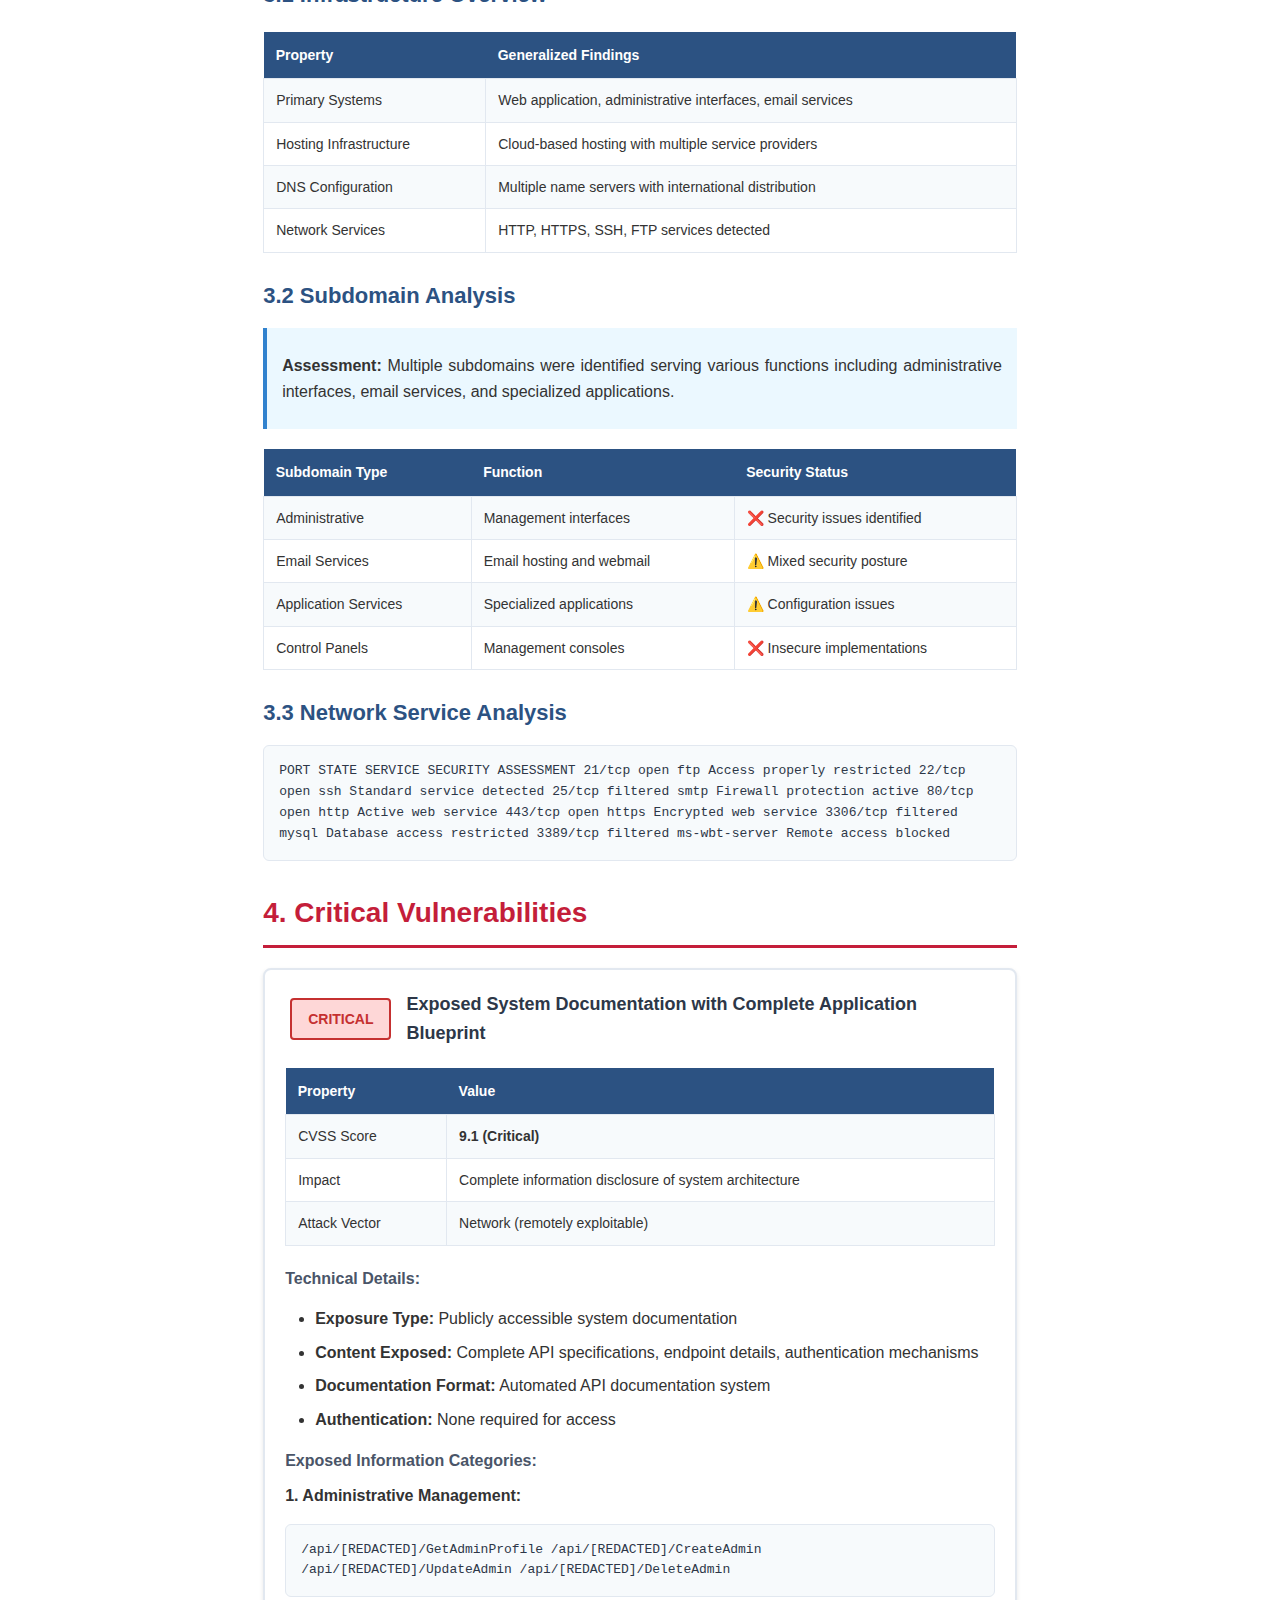
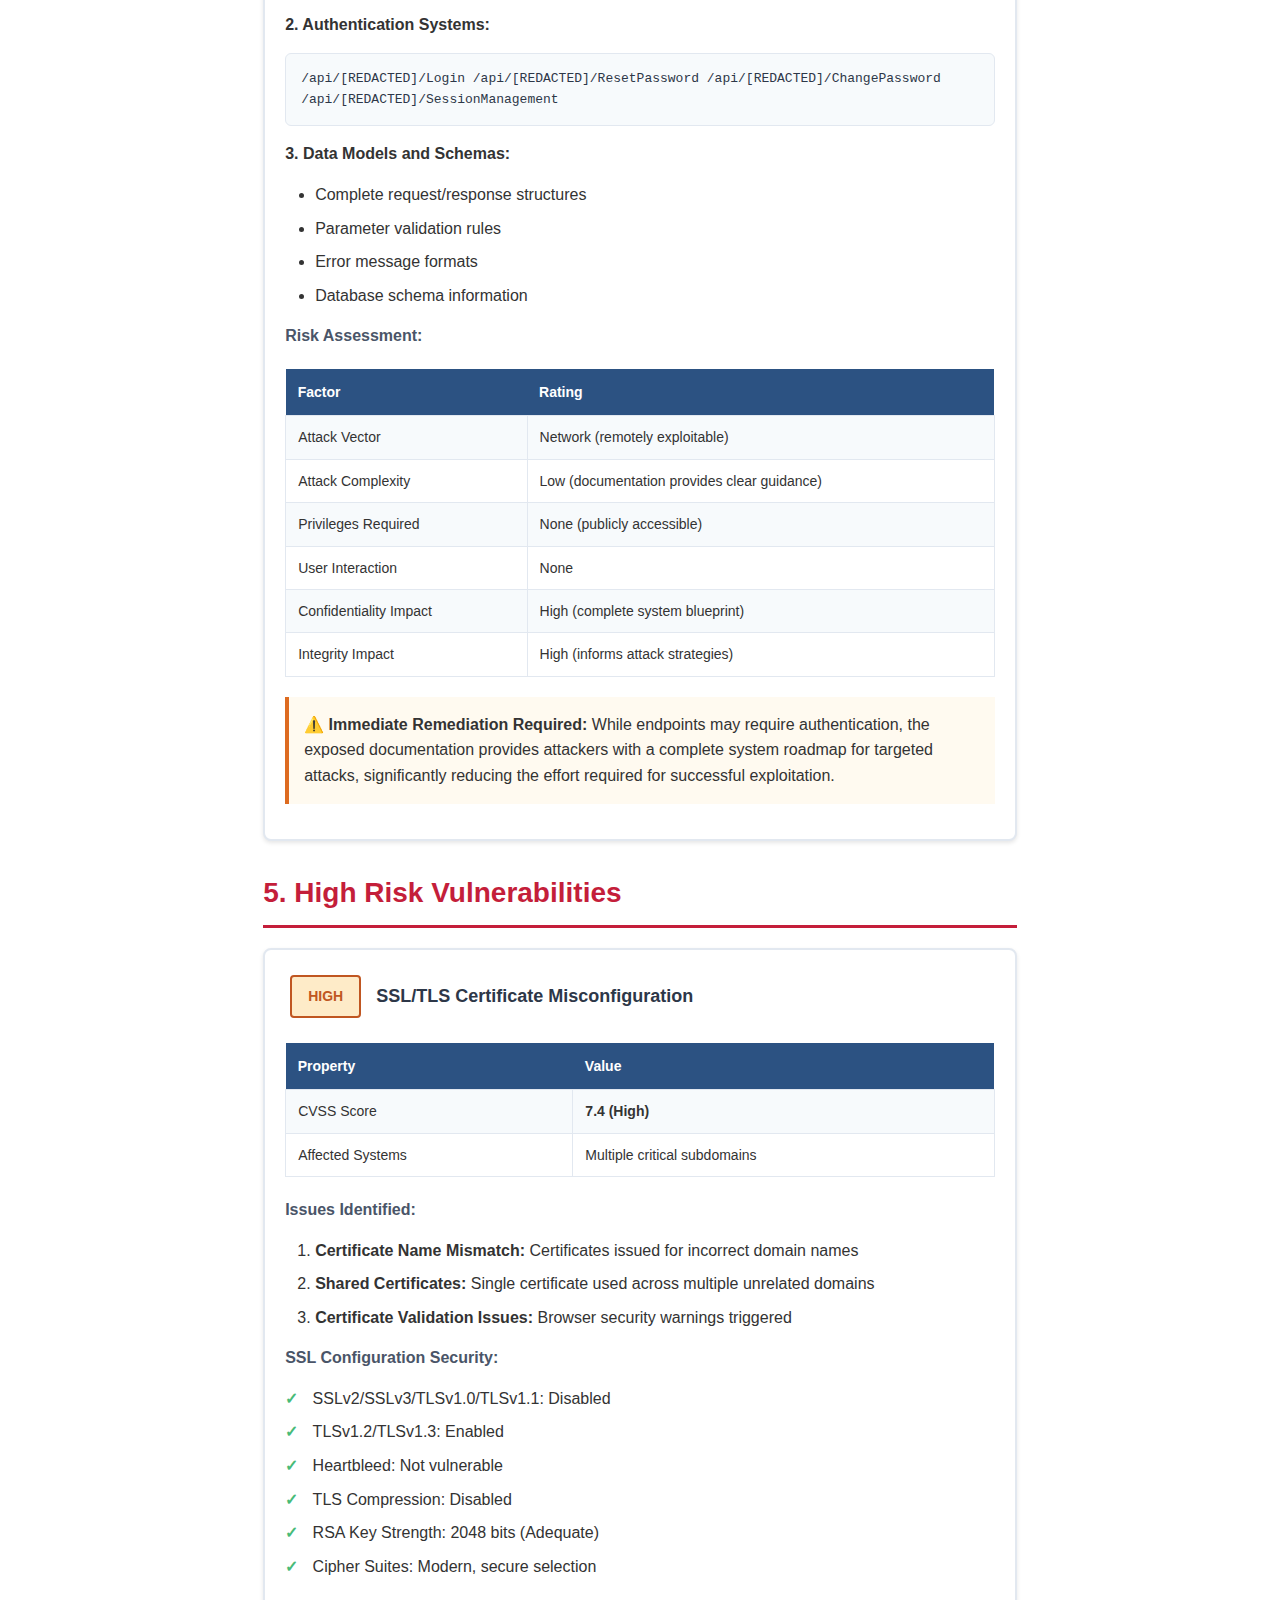
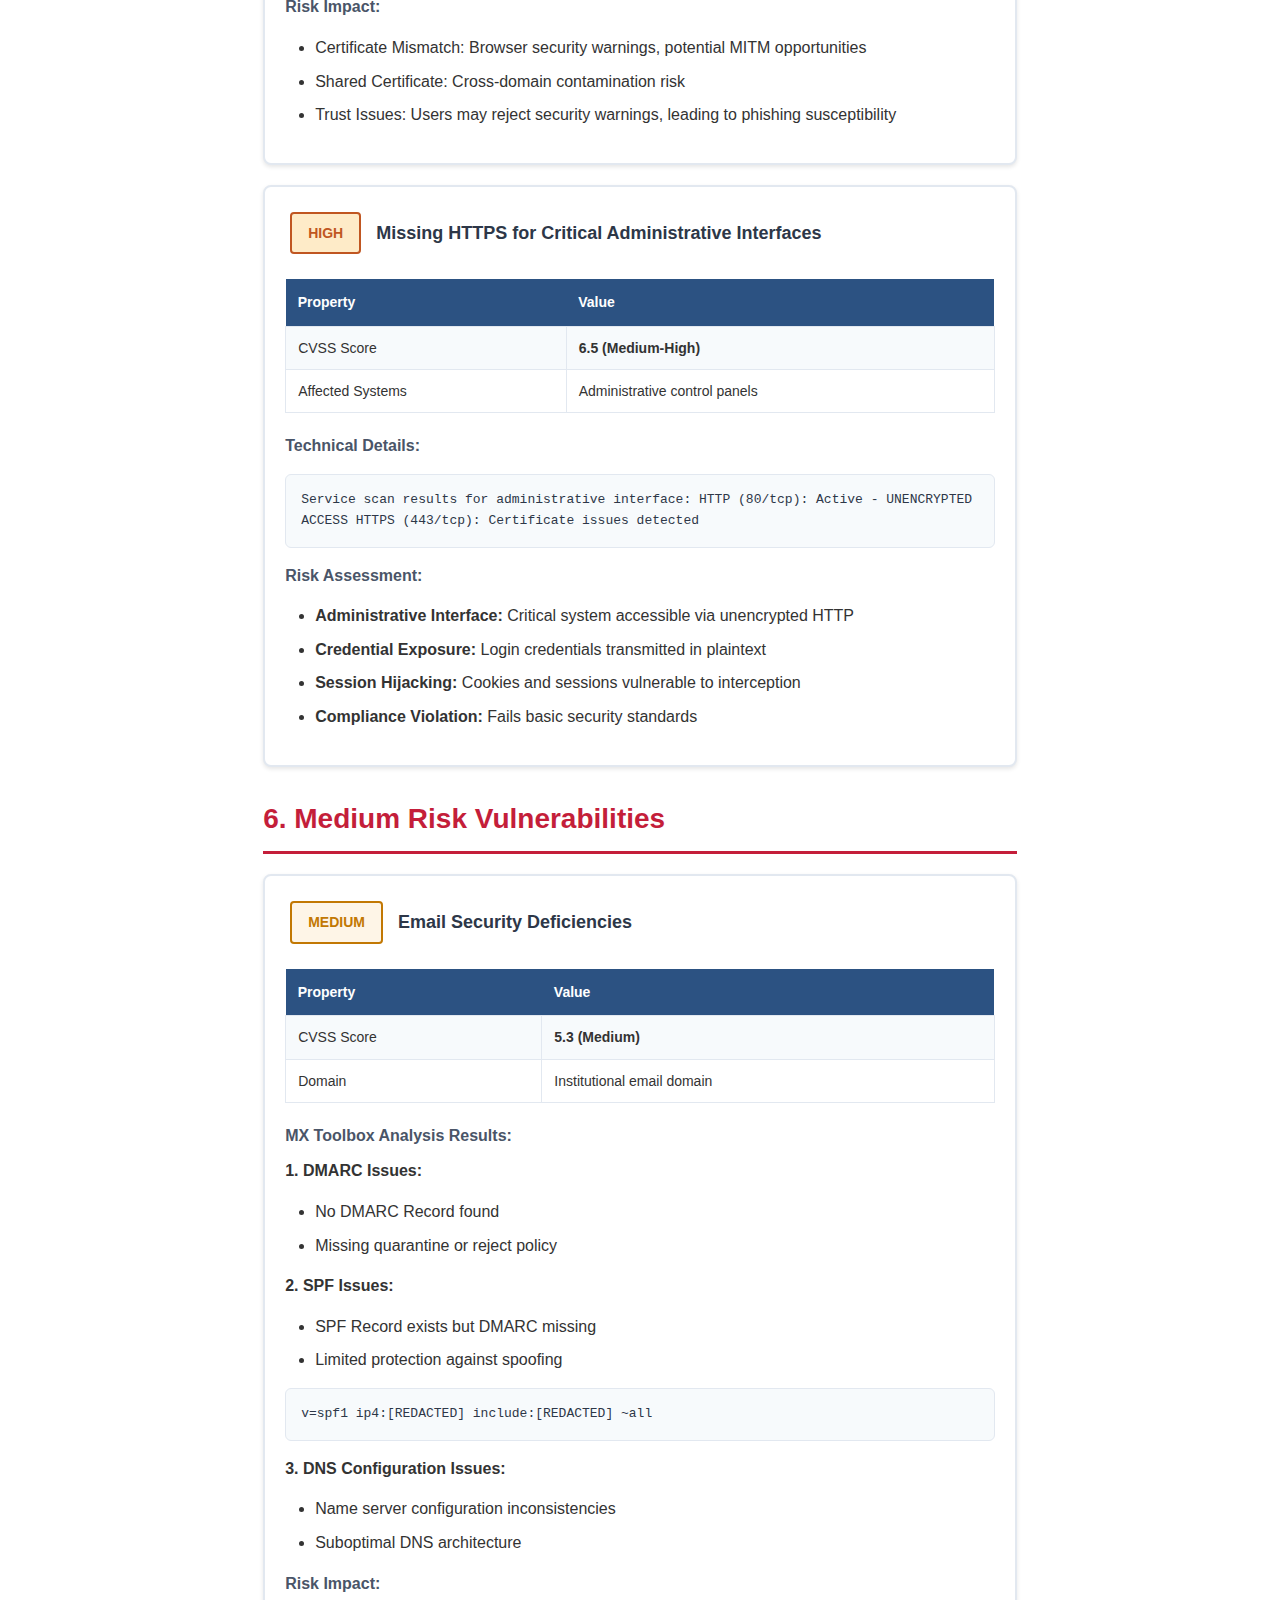
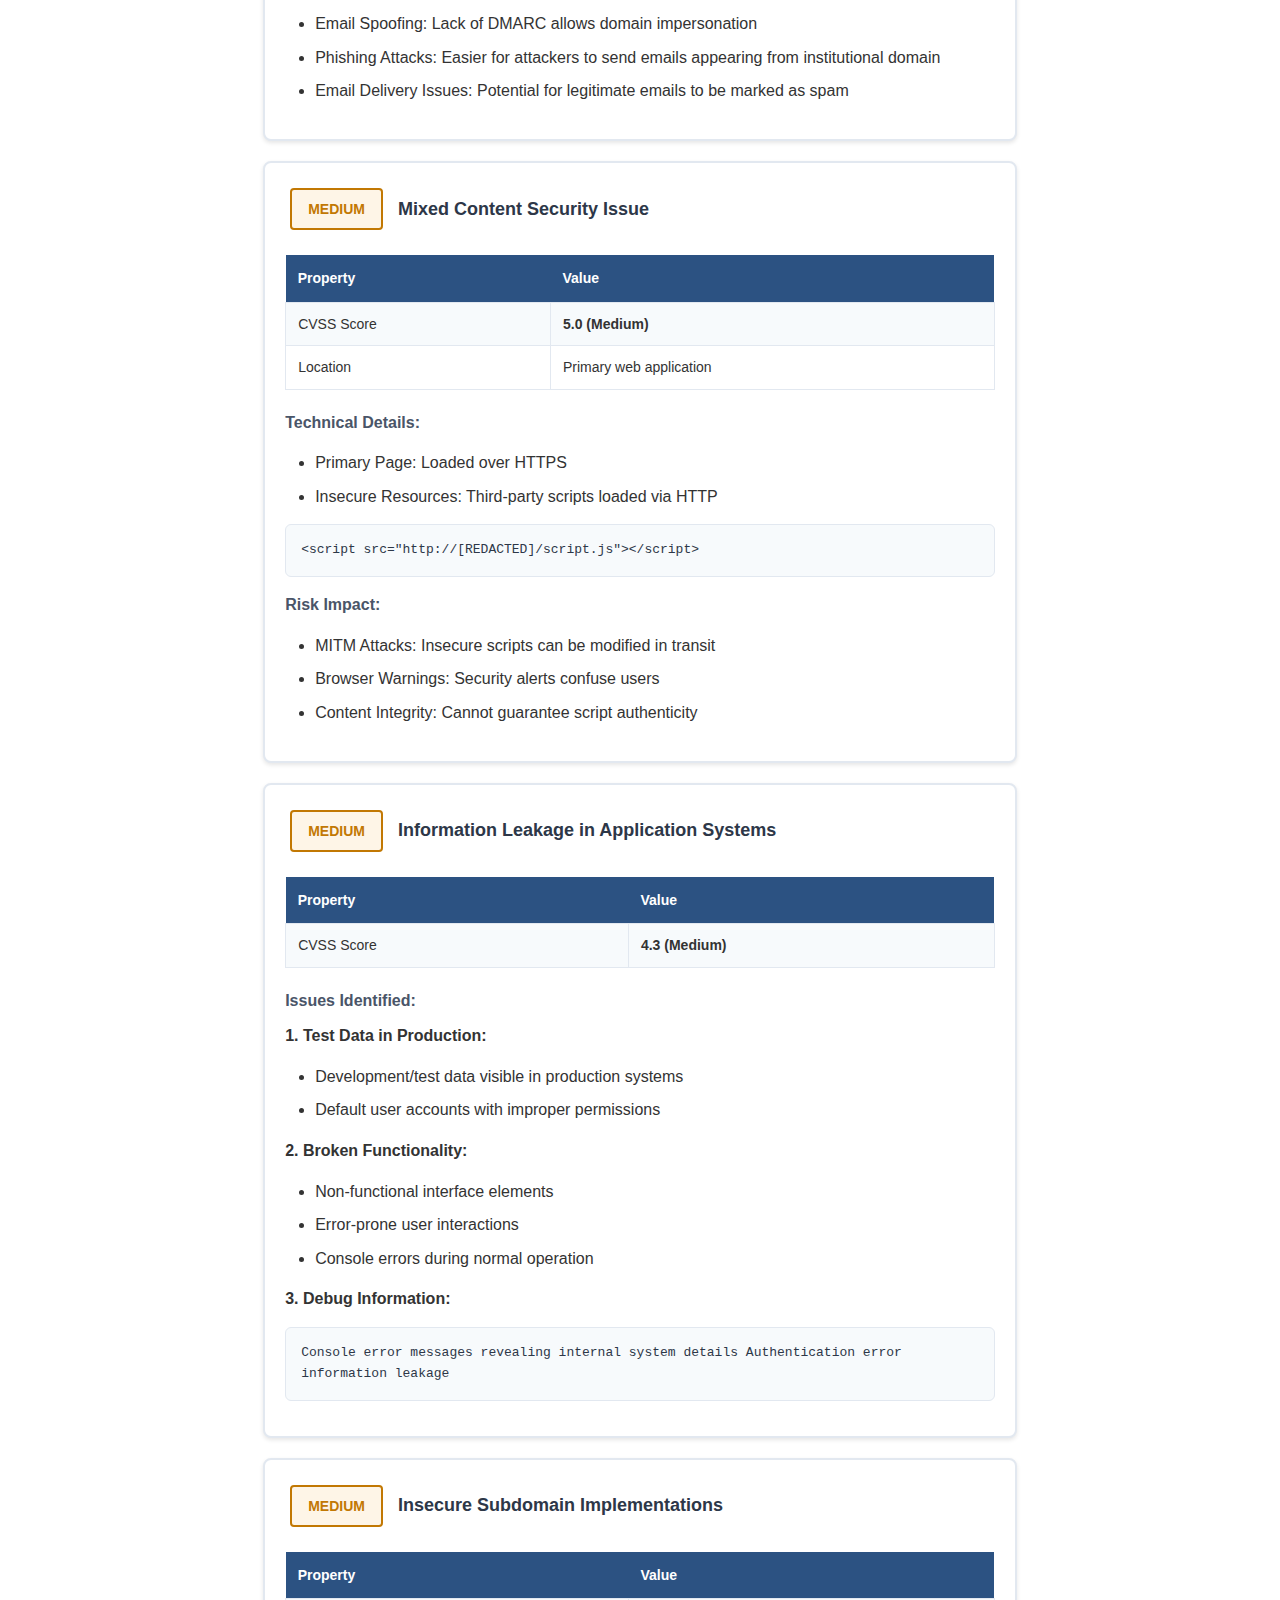
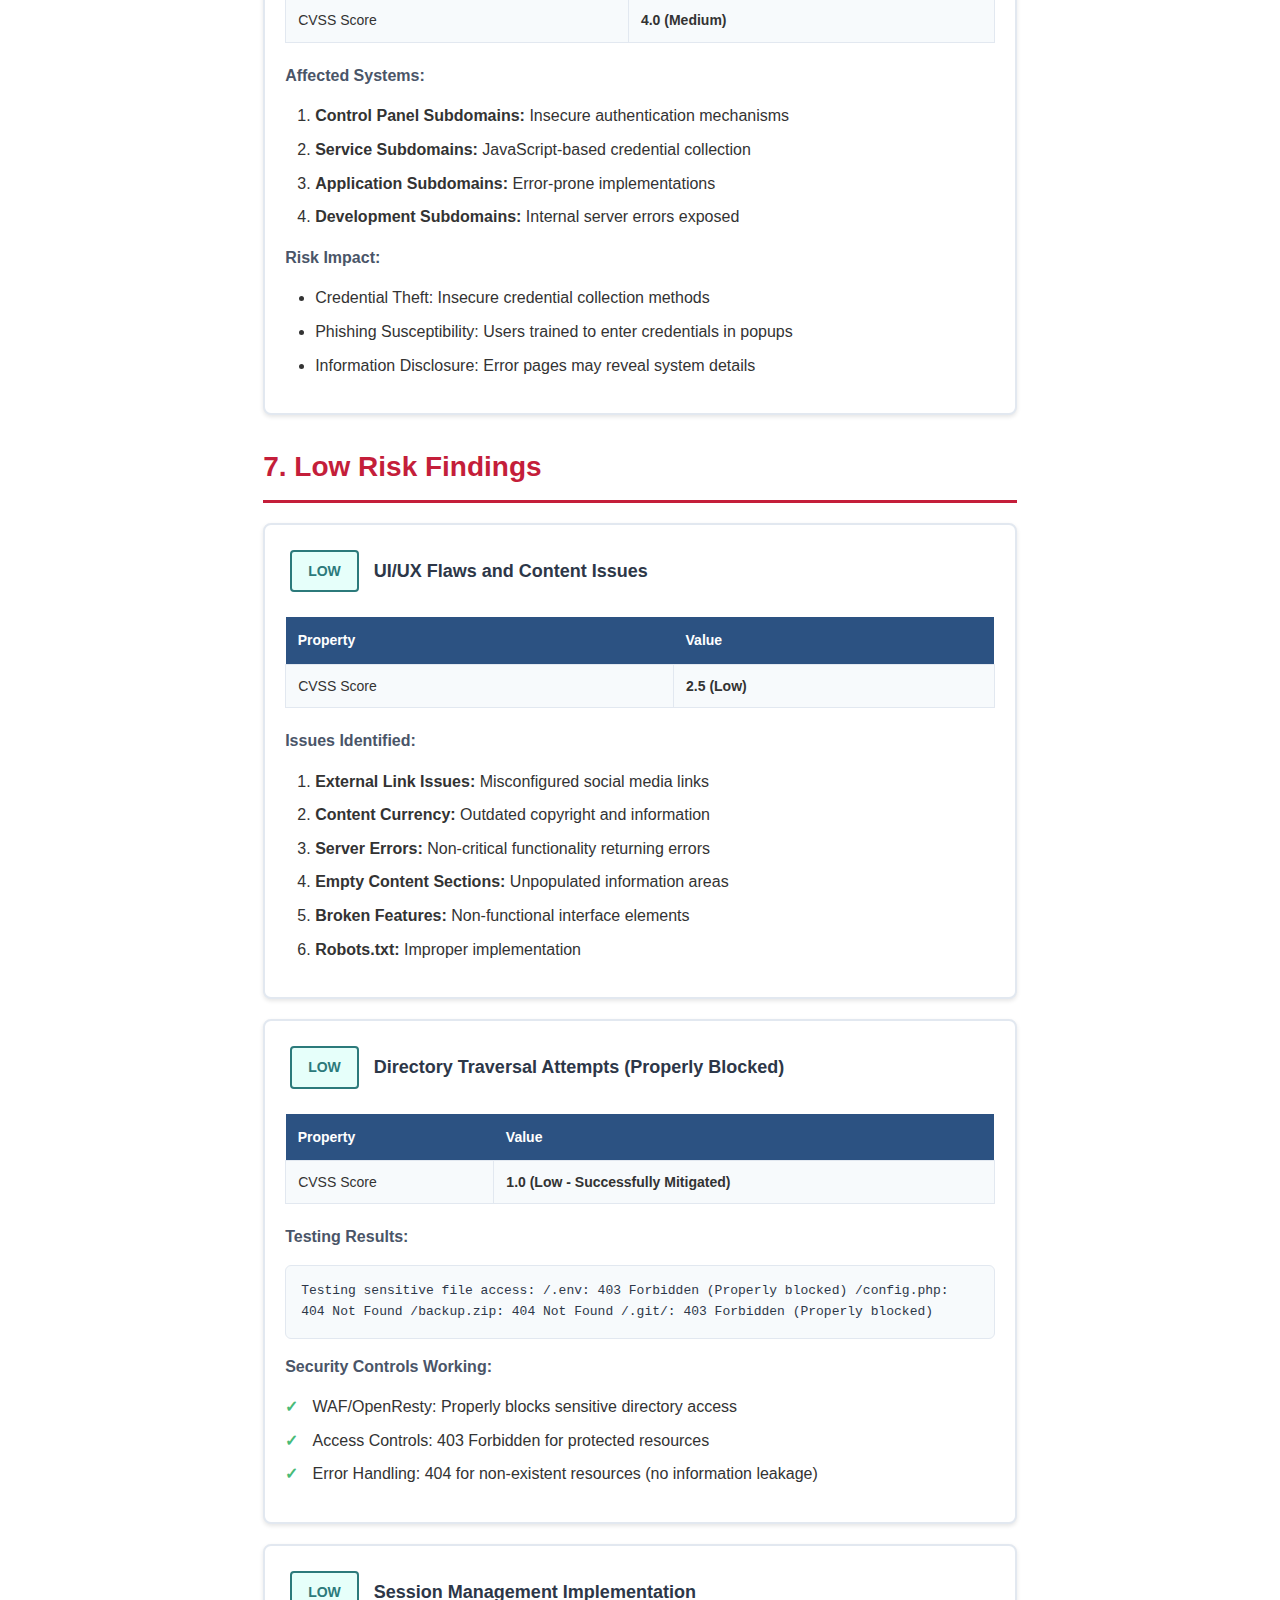
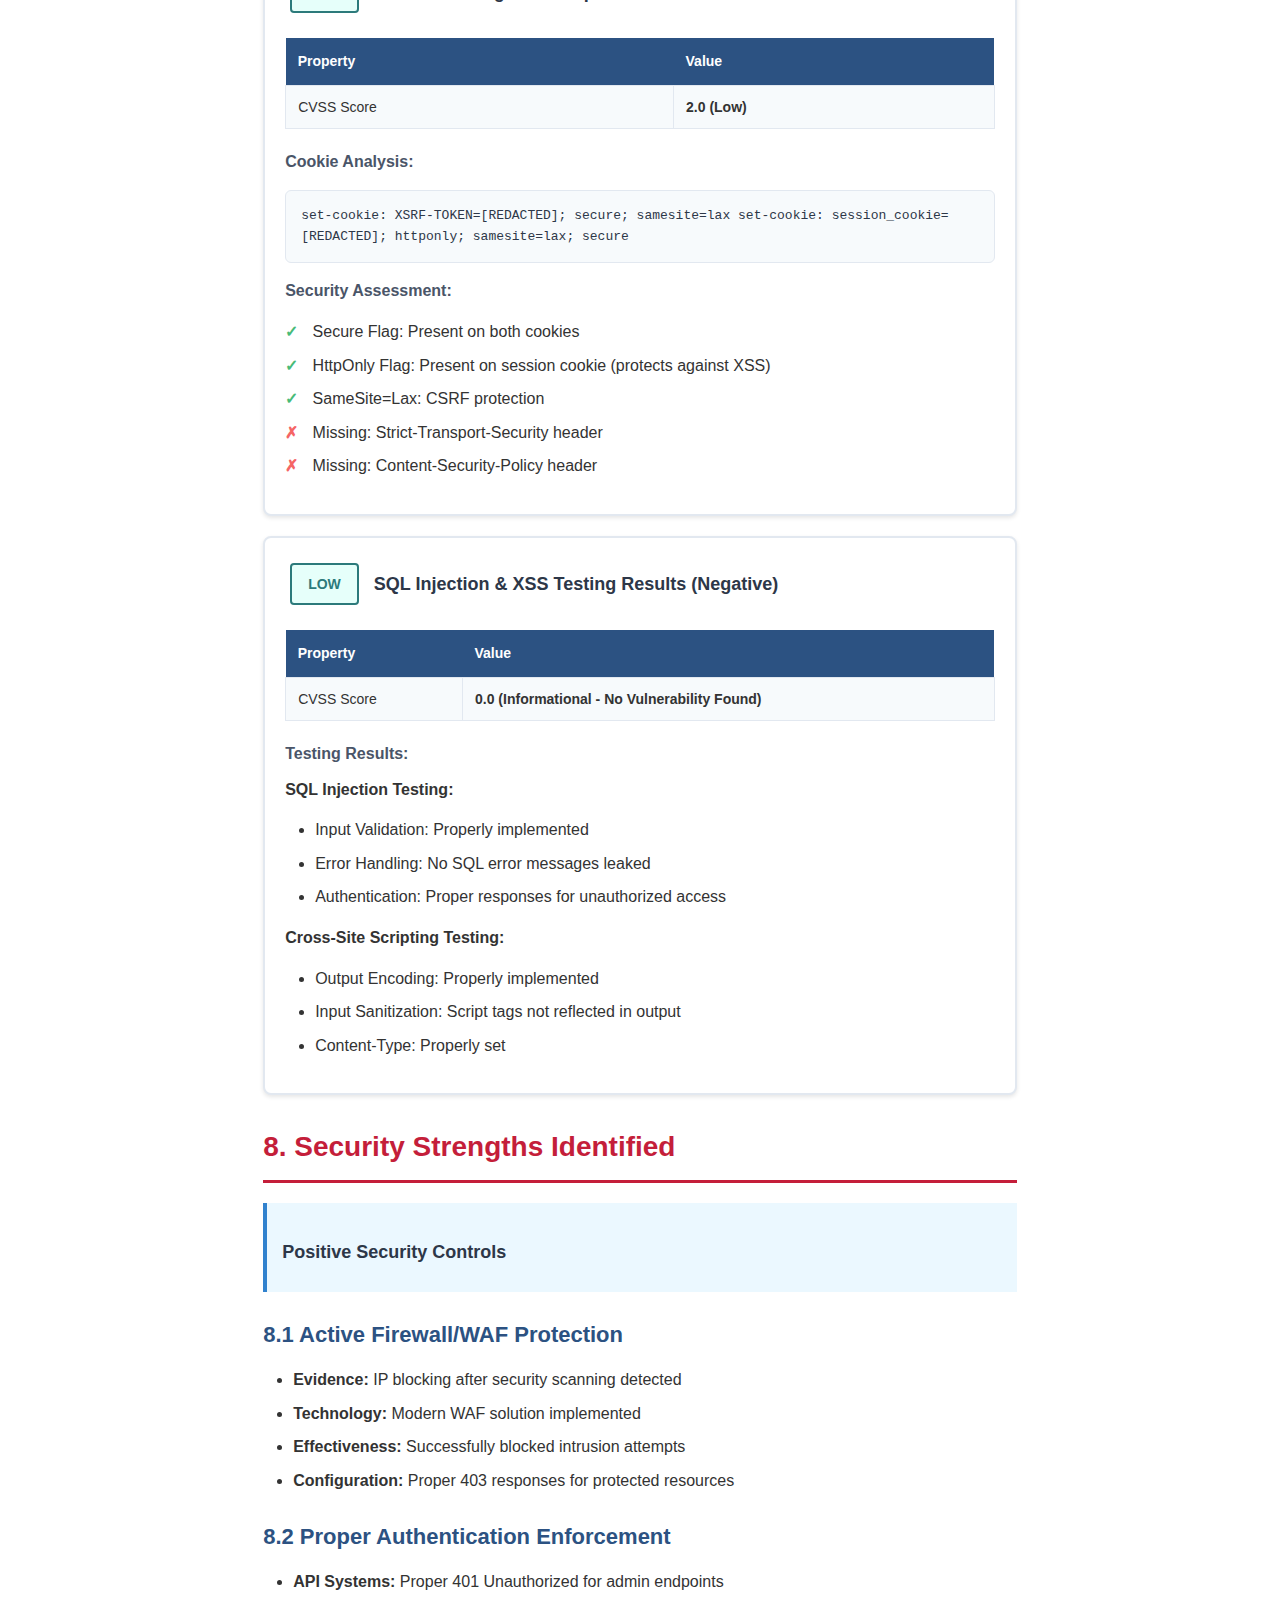
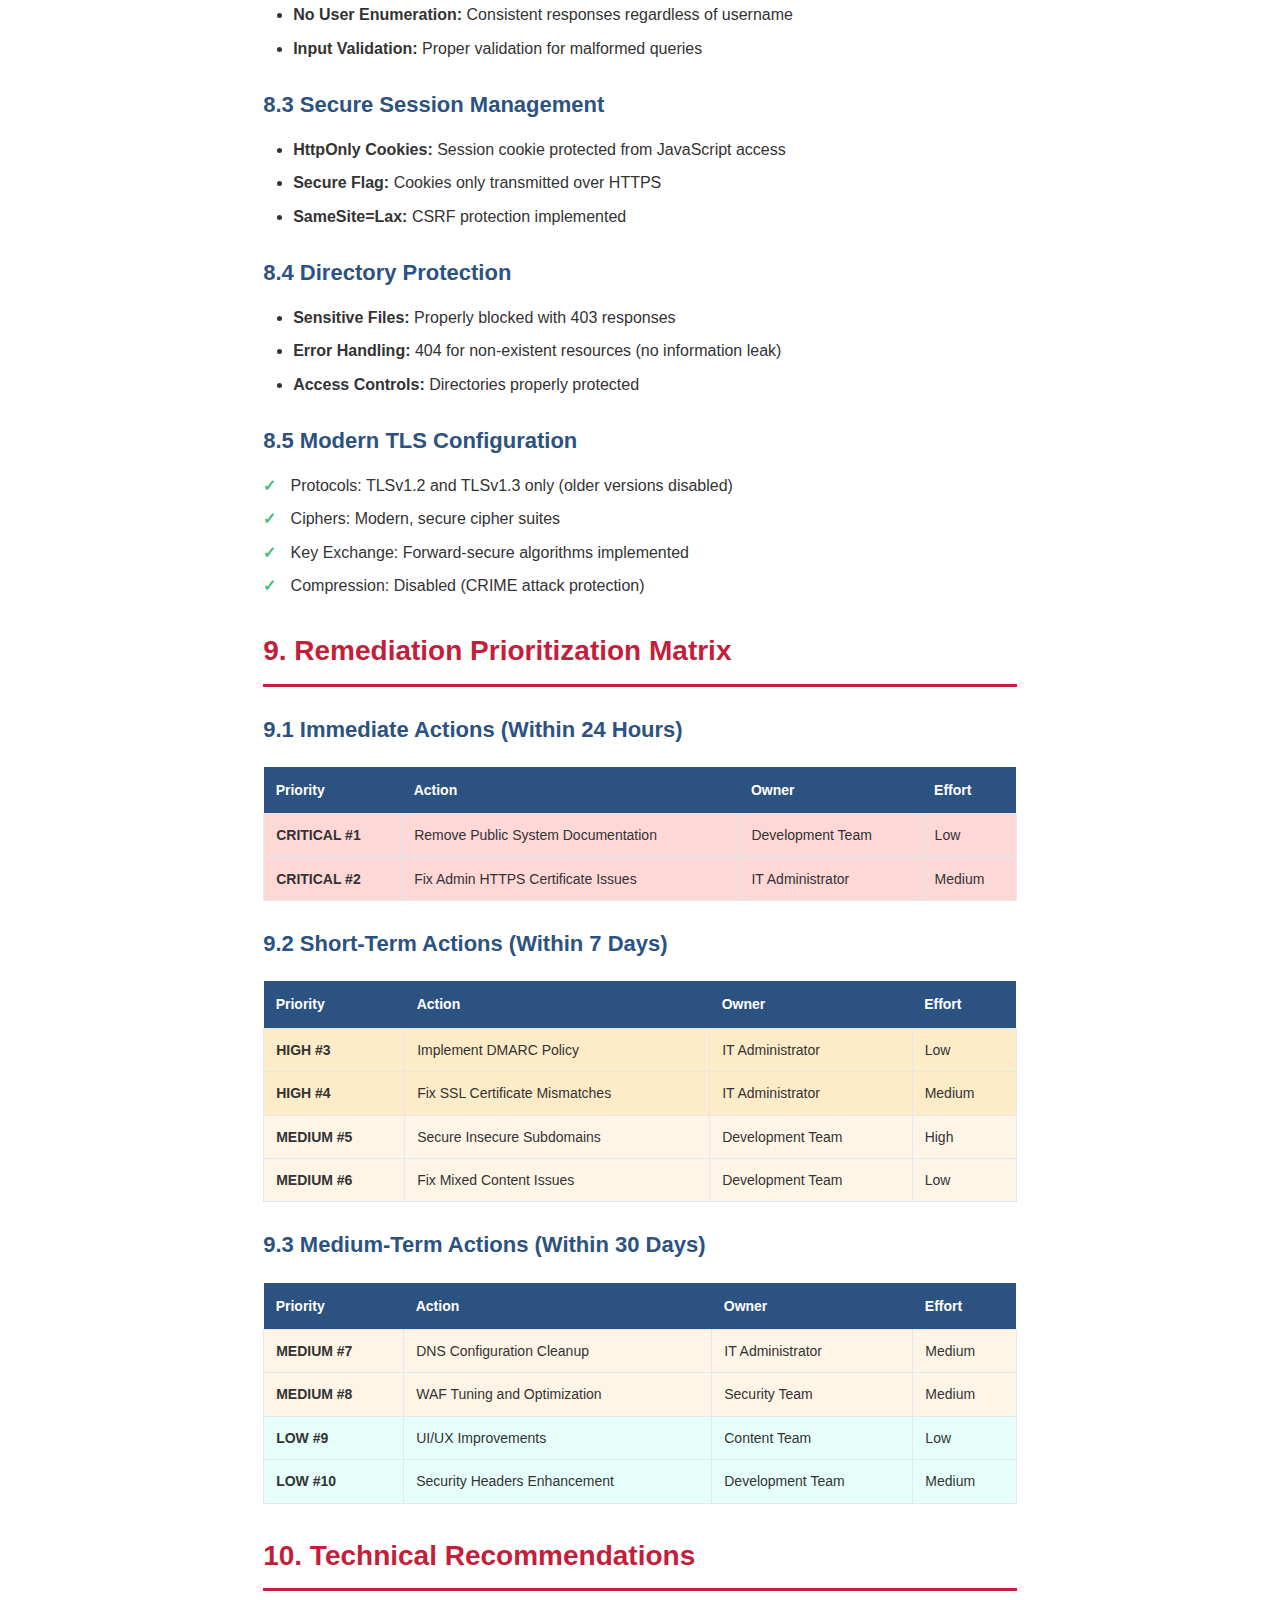
<file: sec-asm-resunga/report.html>
<!DOCTYPE html>
<html lang="en">
<head>
    <meta charset="UTF-8">
    <meta name="viewport" content="width=device-width, initial-scale=1.0">
    <title>Non-Sensitive Security Audit Report - Resunga Multiple Campus</title>
    <style>
        @page {
            size: A4;
            margin: 2cm;
        }
        
        * {
            margin: 0;
            padding: 0;
            box-sizing: border-box;
        }
        
        body {
            font-family: 'Segoe UI', Tahoma, Geneva, Verdana, sans-serif;
            line-height: 1.6;
            color: #333;
            background: white;
            padding: 20px;
            max-width: 210mm;
            margin: 0 auto;
        }
        
        .cover-page {
            text-align: center;
            padding: 100px 20px;
            page-break-after: always;
            border: 3px solid #c41e3a;
            margin-bottom: 40px;
        }
        
        .cover-page h1 {
            font-size: 36px;
            color: #c41e3a;
            margin-bottom: 20px;
            font-weight: 700;
        }
        
        .cover-page h2 {
            font-size: 24px;
            color: #333;
            margin-bottom: 40px;
        }
        
        .cover-metadata {
            text-align: left;
            display: inline-block;
            margin-top: 60px;
            border-top: 2px solid #c41e3a;
            padding-top: 30px;
        }
        
        .cover-metadata p {
            font-size: 14px;
            margin: 10px 0;
            padding: 5px 0;
        }
        
        .cover-metadata strong {
            display: inline-block;
            width: 180px;
            color: #c41e3a;
        }
        
        h1 {
            color: #c41e3a;
            font-size: 28px;
            margin: 30px 0 20px 0;
            padding-bottom: 10px;
            border-bottom: 3px solid #c41e3a;
            page-break-after: avoid;
        }
        
        h2 {
            color: #2c5282;
            font-size: 22px;
            margin: 25px 0 15px 0;
            page-break-after: avoid;
        }
        
        h3 {
            color: #2d3748;
            font-size: 18px;
            margin: 20px 0 10px 0;
            page-break-after: avoid;
        }
        
        h4 {
            color: #4a5568;
            font-size: 16px;
            margin: 15px 0 10px 0;
            page-break-after: avoid;
        }
        
        p {
            margin: 10px 0;
            text-align: justify;
        }
        
        .executive-summary {
            background: #f7fafc;
            border-left: 5px solid #c41e3a;
            padding: 20px;
            margin: 20px 0;
            page-break-inside: avoid;
        }
        
        .risk-box {
            display: inline-block;
            padding: 8px 16px;
            border-radius: 4px;
            font-weight: 600;
            margin: 5px;
            font-size: 14px;
        }
        
        .critical {
            background: #fed7d7;
            color: #c53030;
            border: 2px solid #c53030;
        }
        
        .high {
            background: #feebc8;
            color: #c05621;
            border: 2px solid #c05621;
        }
        
        .medium {
            background: #fef5e7;
            color: #c27803;
            border: 2px solid #c27803;
        }
        
        .low {
            background: #e6fffa;
            color: #2c7a7b;
            border: 2px solid #2c7a7b;
        }
        
        .vulnerability-card {
            background: white;
            border: 2px solid #e2e8f0;
            border-radius: 8px;
            padding: 20px;
            margin: 20px 0;
            page-break-inside: avoid;
            box-shadow: 0 2px 4px rgba(0,0,0,0.1);
        }
        
        .vulnerability-card h3 {
            margin-top: 0;
            display: flex;
            align-items: center;
            gap: 10px;
        }
        
        .code-block {
            background: #2d3748;
            color: #e2e8f0;
            padding: 15px;
            border-radius: 6px;
            font-family: 'Courier New', monospace;
            font-size: 13px;
            overflow-x: auto;
            margin: 15px 0;
            page-break-inside: avoid;
        }
        
        .code-block.generic {
            background: #f7fafc;
            color: #2d3748;
            border: 1px solid #e2e8f0;
        }
        
        .info-box {
            background: #ebf8ff;
            border-left: 4px solid #3182ce;
            padding: 15px;
            margin: 15px 0;
            page-break-inside: avoid;
        }
        
        .warning-box {
            background: #fffaf0;
            border-left: 4px solid #dd6b20;
            padding: 15px;
            margin: 15px 0;
            page-break-inside: avoid;
        }
        
        .sensitive-box {
            background: #fff5f5;
            border-left: 4px solid #c53030;
            padding: 15px;
            margin: 15px 0;
            page-break-inside: avoid;
        }
        
        table {
            width: 100%;
            border-collapse: collapse;
            margin: 20px 0;
            page-break-inside: avoid;
            font-size: 14px;
        }
        
        th {
            background: #2c5282;
            color: white;
            padding: 12px;
            text-align: left;
            font-weight: 600;
        }
        
        td {
            padding: 10px 12px;
            border: 1px solid #e2e8f0;
        }
        
        tr:nth-child(even) {
            background: #f7fafc;
        }
        
        ul, ol {
            margin: 15px 0 15px 30px;
        }
        
        li {
            margin: 8px 0;
        }
        
        .stats-grid {
            display: grid;
            grid-template-columns: repeat(4, 1fr);
            gap: 15px;
            margin: 20px 0;
        }
        
        .stat-card {
            background: white;
            border: 2px solid #e2e8f0;
            border-radius: 8px;
            padding: 20px;
            text-align: center;
            box-shadow: 0 2px 4px rgba(0,0,0,0.1);
        }
        
        .stat-number {
            font-size: 36px;
            font-weight: 700;
            margin: 10px 0;
        }
        
        .stat-label {
            font-size: 14px;
            color: #718096;
            text-transform: uppercase;
            letter-spacing: 1px;
        }
        
        .checklist {
            list-style: none;
            margin-left: 0;
        }
        
        .checklist li::before {
            content: "✓ ";
            color: #48bb78;
            font-weight: bold;
            margin-right: 10px;
        }
        
        .checklist li.fail::before {
            content: "✗ ";
            color: #f56565;
        }
        
        .page-break {
            page-break-after: always;
        }
        
        .toc {
            background: #f7fafc;
            padding: 30px;
            border-radius: 8px;
            margin: 30px 0;
        }
        
        .toc h2 {
            color: #c41e3a;
            margin-top: 0;
        }
        
        .toc ul {
            list-style: none;
            margin-left: 0;
        }
        
        .toc li {
            padding: 8px 0;
            border-bottom: 1px solid #e2e8f0;
        }
        
        .toc a {
            color: #2c5282;
            text-decoration: none;
        }
        
        .toc a:hover {
            text-decoration: underline;
        }
        
        .ascii-art {
            font-family: 'Courier New', monospace;
            font-size: 11px;
            line-height: 1.2;
            background: #2d3748;
            color: #e2e8f0;
            padding: 20px;
            border-radius: 6px;
            overflow-x: auto;
            white-space: pre;
            margin: 20px 0;
        }
        
        @media print {
            body {
                padding: 0;
            }
            
            .vulnerability-card,
            .code-block,
            .info-box,
            .warning-box,
            .sensitive-box,
            table {
                page-break-inside: avoid;
            }
            
            h1, h2, h3, h4 {
                page-break-after: avoid;
            }
            
            .page-number {
                position: fixed;
                bottom: 20px;
                right: 20px;
                font-size: 10px;
                color: #718096;
            }
            
            .print-button,
            .sensitive-warning {
                display: none;
            }
        }
        
        .signature-section {
            margin-top: 60px;
            padding-top: 30px;
            border-top: 2px solid #e2e8f0;
        }
        
        .signature-line {
            border-bottom: 2px solid #333;
            width: 300px;
            margin: 40px 0 10px 0;
        }
        
        .print-button {
            position: fixed;
            top: 20px;
            right: 20px;
            background: #c41e3a;
            color: white;
            border: none;
            padding: 12px 24px;
            border-radius: 6px;
            cursor: pointer;
            font-size: 16px;
            font-weight: 600;
            box-shadow: 0 4px 6px rgba(0,0,0,0.2);
            z-index: 1000;
        }
        
        .print-button:hover {
            background: #a01629;
        }
        
        @media print {
            .print-button {
                display: none;
            }
        }
        
        .sensitive-warning {
            position: fixed;
            top: 70px;
            right: 20px;
            background: #c53030;
            color: white;
            border: none;
            padding: 10px 20px;
            border-radius: 6px;
            font-size: 14px;
            font-weight: 600;
            box-shadow: 0 4px 6px rgba(0,0,0,0.2);
            z-index: 1000;
        }
        
        .sensitive-warning i {
            margin-right: 8px;
        }
        
        .footer {
            position: fixed;
            bottom: 0;
            left: 0;
            right: 0;
            background: #f7fafc;
            padding: 10px 20px;
            border-top: 1px solid #e2e8f0;
            font-size: 10px;
            color: #718096;
            text-align: center;
            display: none;
        }
        
        @media print {
            .footer {
                display: block;
            }
        }
        
        .redacted {
            background: #2d3748;
            color: #2d3748;
            padding: 2px 5px;
            border-radius: 3px;
            font-family: 'Courier New', monospace;
        }
        
        .redacted:hover {
            color: #e2e8f0;
        }
    </style>
    <link rel="stylesheet" href="https://cdnjs.cloudflare.com/ajax/libs/font-awesome/6.4.0/css/all.min.css">
</head>
<body>
    <button class="print-button" onclick="window.print()">📄 Print/Save as PDF</button>
    <div class="sensitive-warning">
        <i class="fas fa-eye-slash"></i> NON-SENSITIVE VERSION
    </div>
    
    <!-- Cover Page -->
    <div class="cover-page">
        <h1>COMPREHENSIVE SECURITY AUDIT REPORT</h1>
        <h2>Resunga Multiple Campus</h2>
        
        <div class="cover-metadata">
            <p><strong>Report Type:</strong> <span style="color: #c53030;">NON-SENSITIVE PUBLICATION VERSION</span></p>
            <p><strong>Organization:</strong> Resunga Multiple Campus</p>
            <p><strong>Report Date:</strong> December 11, 2025</p>
            <p><strong>Auditor:</strong> Anuj Panthi</p>
            <p><strong>Title:</strong> Independent Cybersecurity Researcher</p>
            <p><strong>Audit Type:</strong> External, Non-Intrusive Security Assessment</p>
            <p><strong>Assessment Period:</strong> 30-Day Window</p>
            <p><strong>Methodology:</strong> OWASP & NIST-aligned</p>
            <p><strong>Classification:</strong> PUBLIC - FOR PORTFOLIO</p>
        </div>
        
        <div class="sensitive-box" style="margin-top: 40px; max-width: 600px; text-align: left;">
            <h4 style="color: #c53030; margin-top: 0;"><i class="fas fa-exclamation-triangle"></i> IMPORTANT NOTICE</h4>
            <p style="font-size: 12px; text-align: left;">
                This is a <strong>non-sensitive version</strong> of the original security audit report. 
                All confidential information including specific IP addresses, internal domain names, 
                API endpoints, and sensitive technical details have been redacted or generalized 
                to protect institutional security while demonstrating assessment methodology 
                and professional reporting standards.
            </p>
        </div>
    </div>
    
    <!-- Table of Contents -->
    <div class="toc">
        <h2>Table of Contents</h2>
        <ul>
            <li><a href="#executive-summary">1. Executive Summary</a></li>
            <li><a href="#scope">2. Audit Scope & Methodology</a></li>
            <li><a href="#asset-discovery">3. Asset Discovery & Inventory</a></li>
            <li><a href="#critical-vulnerabilities">4. Critical Vulnerabilities</a></li>
            <li><a href="#high-risk">5. High Risk Vulnerabilities</a></li>
            <li><a href="#medium-risk">6. Medium Risk Vulnerabilities</a></li>
            <li><a href="#low-risk">7. Low Risk Findings</a></li>
            <li><a href="#security-strengths">8. Security Strengths Identified</a></li>
            <li><a href="#remediation">9. Remediation Prioritization Matrix</a></li>
            <li><a href="#technical-recommendations">10. Technical Recommendations</a></li>
            <li><a href="#conclusion">11. Conclusion</a></li>
        </ul>
    </div>
    
    <div class="page-break"></div>
    
    <!-- Executive Summary -->
    <div id="executive-summary">
        <h1>1. Executive Summary</h1>
        
        <div class="executive-summary">
            <p>This comprehensive security audit examined the publicly accessible digital infrastructure of an educational institution. The assessment followed strict non-intrusive methodologies and focused on identifying potential vulnerabilities in internet-facing systems without attempting exploitation.</p>
        </div>
        
        <h2>Key Findings Overview</h2>
        
        <div class="stats-grid">
            <div class="stat-card">
                <div class="stat-label">Critical</div>
                <div class="stat-number" style="color: #c53030;">1</div>
            </div>
            <div class="stat-card">
                <div class="stat-label">High</div>
                <div class="stat-number" style="color: #c05621;">2</div>
            </div>
            <div class="stat-card">
                <div class="stat-label">Medium</div>
                <div class="stat-number" style="color: #c27803;">5</div>
            </div>
            <div class="stat-card">
                <div class="stat-label">Low</div>
                <div class="stat-number" style="color: #2c7a7b;">7</div>
            </div>
        </div>
        
        <h3>Risk Distribution</h3>
        <div class="info-box">
            <p><span class="risk-box critical">CRITICAL: 1</span> Exposed system documentation revealing complete application blueprint</p>
            <p><span class="risk-box high">HIGH: 2</span> SSL/TLS certificate misconfigurations affecting multiple systems</p>
            <p><span class="risk-box medium">MEDIUM: 5</span> Email security deficiencies and configuration issues</p>
            <p><span class="risk-box low">LOW: 7</span> Implementation flaws and minor configuration weaknesses</p>
        </div>
        
        <h3>Overall Security Posture</h3>
        <p>The organization demonstrates <strong>moderate security maturity</strong> with several critical areas requiring immediate attention. While basic security controls are in place (firewall, authentication), significant information exposure and configuration issues present substantial attack surface reduction opportunities.</p>
        
        <div class="warning-box">
            <strong>⚠️ Immediate Action Required:</strong> The exposure of complete system documentation represents a critical security risk that must be addressed within 24 hours.
        </div>
    </div>
    
    <div class="page-break"></div>
    
    <!-- Scope & Methodology -->
    <div id="scope">
        <h1>2. Audit Scope & Methodology</h1>
        
        <h2>2.1 Scope of Testing</h2>
        
        <h3>INCLUDED:</h3>
        <ul>
            <li>OSINT and public information gathering</li>
            <li>Subdomain enumeration via DNS and certificate transparency</li>
            <li>Non-intrusive port/service scanning</li>
            <li>SSL/TLS configuration analysis</li>
            <li>Security header evaluation</li>
            <li>Technology stack fingerprinting</li>
            <li>Non-destructive vulnerability testing</li>
            <li>Authentication/session behavior review</li>
            <li>Public endpoint access control verification</li>
            <li>Directory and file exposure checks</li>
            <li>Email security protocols (SPF, DKIM, DMARC)</li>
        </ul>
        
        <h3>EXCLUDED:</h3>
        <ul>
            <li>Exploitation of identified vulnerabilities</li>
            <li>Backend/database access attempts</li>
            <li>Password cracking or brute-force attacks</li>
            <li>Payload uploads or malware testing</li>
            <li>DDoS or stress testing</li>
            <li>Social engineering</li>
            <li>Any intrusive or unauthorized activities</li>
        </ul>
        
        <h2>2.2 Testing Timeline</h2>
        <table>
            <tr>
                <th>Phase</th>
                <th>Duration</th>
                <th>Dates</th>
            </tr>
            <tr>
                <td>Reconnaissance Phase</td>
                <td>7 days</td>
                <td>November 2025</td>
            </tr>
            <tr>
                <td>Active Testing Phase</td>
                <td>3 days</td>
                <td>December 2025</td>
            </tr>
            <tr>
                <td>Reporting Phase</td>
                <td>1 day</td>
                <td>December 11, 2025</td>
            </tr>
        </table>
        
        <h2>2.3 Tools Used</h2>
        <table>
            <tr>
                <th>Category</th>
                <th>Tools</th>
            </tr>
            <tr>
                <td>Network Scanning</td>
                <td>Nmap</td>
            </tr>
            <tr>
                <td>HTTP Analysis</td>
                <td>curl, whatweb</td>
            </tr>
            <tr>
                <td>Vulnerability Scanning</td>
                <td>nuclei (limited scope)</td>
            </tr>
            <tr>
                <td>SSL Analysis</td>
                <td>openssl, testssl.sh</td>
            </tr>
            <tr>
                <td>DNS Analysis</td>
                <td>nslookup, dig</td>
            </tr>
            <tr>
                <td>Subdomain Discovery</td>
                <td>subfinder, crt.sh</td>
            </tr>
            <tr>
                <td>Email Security</td>
                <td>mxtoolbox.com</td>
            </tr>
            <tr>
                <td>Manual Testing</td>
                <td>Browser inspection, console analysis</td>
            </tr>
        </table>
    </div>
    
    <div class="page-break"></div>
    
    <!-- Asset Discovery -->
    <div id="asset-discovery">
        <h1>3. Asset Discovery & Inventory</h1>
        
        <div class="sensitive-box">
            <p><strong><i class="fas fa-eye-slash"></i> SENSITIVE DATA REDACTED:</strong> Original asset discovery section contained specific domain names, IP addresses, and infrastructure details that have been removed for security reasons.</p>
        </div>
        
        <h2>3.1 Infrastructure Overview</h2>
        <table>
            <tr>
                <th>Property</th>
                <th>Generalized Findings</th>
            </tr>
            <tr>
                <td>Primary Systems</td>
                <td>Web application, administrative interfaces, email services</td>
            </tr>
            <tr>
                <td>Hosting Infrastructure</td>
                <td>Cloud-based hosting with multiple service providers</td>
            </tr>
            <tr>
                <td>DNS Configuration</td>
                <td>Multiple name servers with international distribution</td>
            </tr>
            <tr>
                <td>Network Services</td>
                <td>HTTP, HTTPS, SSH, FTP services detected</td>
            </tr>
        </table>
        
        <h2>3.2 Subdomain Analysis</h2>
        <div class="info-box">
            <p><strong>Assessment:</strong> Multiple subdomains were identified serving various functions including administrative interfaces, email services, and specialized applications.</p>
        </div>
        
        <table>
            <tr>
                <th>Subdomain Type</th>
                <th>Function</th>
                <th>Security Status</th>
            </tr>
            <tr>
                <td>Administrative</td>
                <td>Management interfaces</td>
                <td>❌ Security issues identified</td>
            </tr>
            <tr>
                <td>Email Services</td>
                <td>Email hosting and webmail</td>
                <td>⚠️ Mixed security posture</td>
            </tr>
            <tr>
                <td>Application Services</td>
                <td>Specialized applications</td>
                <td>⚠️ Configuration issues</td>
            </tr>
            <tr>
                <td>Control Panels</td>
                <td>Management consoles</td>
                <td>❌ Insecure implementations</td>
            </tr>
        </table>
        
        <h2>3.3 Network Service Analysis</h2>
        <div class="code-block generic">
PORT     STATE    SERVICE          SECURITY ASSESSMENT
21/tcp   open     ftp              Access properly restricted
22/tcp   open     ssh              Standard service detected
25/tcp   filtered smtp             Firewall protection active
80/tcp   open     http             Active web service
443/tcp  open     https            Encrypted web service
3306/tcp filtered mysql            Database access restricted
3389/tcp filtered ms-wbt-server    Remote access blocked
        </div>
    </div>
    
    <div class="page-break"></div>
    
    <!-- Critical Vulnerabilities -->
    <div id="critical-vulnerabilities">
        <h1>4. Critical Vulnerabilities</h1>
        
        <div class="vulnerability-card">
            <h3><span class="risk-box critical">CRITICAL</span> Exposed System Documentation with Complete Application Blueprint</h3>
            
            <table>
                <tr>
                    <th>Property</th>
                    <th>Value</th>
                </tr>
                <tr>
                    <td>CVSS Score</td>
                    <td><strong>9.1 (Critical)</strong></td>
                </tr>
                <tr>
                    <td>Impact</td>
                    <td>Complete information disclosure of system architecture</td>
                </tr>
                <tr>
                    <td>Attack Vector</td>
                    <td>Network (remotely exploitable)</td>
                </tr>
            </table>
            
            <h4>Technical Details:</h4>
            <ul>
                <li><strong>Exposure Type:</strong> Publicly accessible system documentation</li>
                <li><strong>Content Exposed:</strong> Complete API specifications, endpoint details, authentication mechanisms</li>
                <li><strong>Documentation Format:</strong> Automated API documentation system</li>
                <li><strong>Authentication:</strong> None required for access</li>
            </ul>
            
            <h4>Exposed Information Categories:</h4>
            
            <p><strong>1. Administrative Management:</strong></p>
            <div class="code-block generic">
/api/[REDACTED]/GetAdminProfile
/api/[REDACTED]/CreateAdmin
/api/[REDACTED]/UpdateAdmin
/api/[REDACTED]/DeleteAdmin
            </div>
            
            <p><strong>2. Authentication Systems:</strong></p>
            <div class="code-block generic">
/api/[REDACTED]/Login
/api/[REDACTED]/ResetPassword
/api/[REDACTED]/ChangePassword
/api/[REDACTED]/SessionManagement
            </div>
            
            <p><strong>3. Data Models and Schemas:</strong></p>
            <ul>
                <li>Complete request/response structures</li>
                <li>Parameter validation rules</li>
                <li>Error message formats</li>
                <li>Database schema information</li>
            </ul>
            
            <h4>Risk Assessment:</h4>
            <table>
                <tr>
                    <th>Factor</th>
                    <th>Rating</th>
                </tr>
                <tr>
                    <td>Attack Vector</td>
                    <td>Network (remotely exploitable)</td>
                </tr>
                <tr>
                    <td>Attack Complexity</td>
                    <td>Low (documentation provides clear guidance)</td>
                </tr>
                <tr>
                    <td>Privileges Required</td>
                    <td>None (publicly accessible)</td>
                </tr>
                <tr>
                    <td>User Interaction</td>
                    <td>None</td>
                </tr>
                <tr>
                    <td>Confidentiality Impact</td>
                    <td>High (complete system blueprint)</td>
                </tr>
                <tr>
                    <td>Integrity Impact</td>
                    <td>High (informs attack strategies)</td>
                </tr>
            </table>
            
            <div class="warning-box">
                <strong>⚠️ Immediate Remediation Required:</strong> While endpoints may require authentication, the exposed documentation provides attackers with a complete system roadmap for targeted attacks, significantly reducing the effort required for successful exploitation.
            </div>
        </div>
    </div>
    
    <div class="page-break"></div>
    
    <!-- High Risk Vulnerabilities -->
    <div id="high-risk">
        <h1>5. High Risk Vulnerabilities</h1>
        
        <div class="vulnerability-card">
            <h3><span class="risk-box high">HIGH</span> SSL/TLS Certificate Misconfiguration</h3>
            
            <table>
                <tr>
                    <th>Property</th>
                    <th>Value</th>
                </tr>
                <tr>
                    <td>CVSS Score</td>
                    <td><strong>7.4 (High)</strong></td>
                </tr>
                <tr>
                    <td>Affected Systems</td>
                    <td>Multiple critical subdomains</td>
                </tr>
            </table>
            
            <h4>Issues Identified:</h4>
            <ol>
                <li><strong>Certificate Name Mismatch:</strong> Certificates issued for incorrect domain names</li>
                <li><strong>Shared Certificates:</strong> Single certificate used across multiple unrelated domains</li>
                <li><strong>Certificate Validation Issues:</strong> Browser security warnings triggered</li>
            </ol>
            
            <h4>SSL Configuration Security:</h4>
            <ul class="checklist">
                <li>SSLv2/SSLv3/TLSv1.0/TLSv1.1: Disabled</li>
                <li>TLSv1.2/TLSv1.3: Enabled</li>
                <li>Heartbleed: Not vulnerable</li>
                <li>TLS Compression: Disabled</li>
                <li>RSA Key Strength: 2048 bits (Adequate)</li>
                <li>Cipher Suites: Modern, secure selection</li>
            </ul>
            
            <h4>Risk Impact:</h4>
            <ul>
                <li>Certificate Mismatch: Browser security warnings, potential MITM opportunities</li>
                <li>Shared Certificate: Cross-domain contamination risk</li>
                <li>Trust Issues: Users may reject security warnings, leading to phishing susceptibility</li>
            </ul>
        </div>
        
        <div class="vulnerability-card">
            <h3><span class="risk-box high">HIGH</span> Missing HTTPS for Critical Administrative Interfaces</h3>
            
            <table>
                <tr>
                    <th>Property</th>
                    <th>Value</th>
                </tr>
                <tr>
                    <td>CVSS Score</td>
                    <td><strong>6.5 (Medium-High)</strong></td>
                </tr>
                <tr>
                    <td>Affected Systems</td>
                    <td>Administrative control panels</td>
                </tr>
            </table>
            
            <h4>Technical Details:</h4>
            <div class="code-block generic">
Service scan results for administrative interface:
HTTP (80/tcp):  Active - UNENCRYPTED ACCESS
HTTPS (443/tcp): Certificate issues detected
            </div>
            
            <h4>Risk Assessment:</h4>
            <ul>
                <li><strong>Administrative Interface:</strong> Critical system accessible via unencrypted HTTP</li>
                <li><strong>Credential Exposure:</strong> Login credentials transmitted in plaintext</li>
                <li><strong>Session Hijacking:</strong> Cookies and sessions vulnerable to interception</li>
                <li><strong>Compliance Violation:</strong> Fails basic security standards</li>
            </ul>
        </div>
    </div>
    
    <div class="page-break"></div>
    
    <!-- Medium Risk Vulnerabilities -->
    <div id="medium-risk">
        <h1>6. Medium Risk Vulnerabilities</h1>
        
        <div class="vulnerability-card">
            <h3><span class="risk-box medium">MEDIUM</span> Email Security Deficiencies</h3>
            
            <table>
                <tr>
                    <th>Property</th>
                    <th>Value</th>
                </tr>
                <tr>
                    <td>CVSS Score</td>
                    <td><strong>5.3 (Medium)</strong></td>
                </tr>
                <tr>
                    <td>Domain</td>
                    <td>Institutional email domain</td>
                </tr>
            </table>
            
            <h4>MX Toolbox Analysis Results:</h4>
            
            <p><strong>1. DMARC Issues:</strong></p>
            <ul>
                <li>No DMARC Record found</li>
                <li>Missing quarantine or reject policy</li>
            </ul>
            
            <p><strong>2. SPF Issues:</strong></p>
            <ul>
                <li>SPF Record exists but DMARC missing</li>
                <li>Limited protection against spoofing</li>
            </ul>
            
            <div class="code-block generic">
v=spf1 ip4:[REDACTED] include:[REDACTED] ~all
            </div>
            
            <p><strong>3. DNS Configuration Issues:</strong></p>
            <ul>
                <li>Name server configuration inconsistencies</li>
                <li>Suboptimal DNS architecture</li>
            </ul>
            
            <h4>Risk Impact:</h4>
            <ul>
                <li>Email Spoofing: Lack of DMARC allows domain impersonation</li>
                <li>Phishing Attacks: Easier for attackers to send emails appearing from institutional domain</li>
                <li>Email Delivery Issues: Potential for legitimate emails to be marked as spam</li>
            </ul>
        </div>
        
        <div class="vulnerability-card">
            <h3><span class="risk-box medium">MEDIUM</span> Mixed Content Security Issue</h3>
            
            <table>
                <tr>
                    <th>Property</th>
                    <th>Value</th>
                </tr>
                <tr>
                    <td>CVSS Score</td>
                    <td><strong>5.0 (Medium)</strong></td>
                </tr>
                <tr>
                    <td>Location</td>
                    <td>Primary web application</td>
                </tr>
            </table>
            
            <h4>Technical Details:</h4>
            <ul>
                <li>Primary Page: Loaded over HTTPS</li>
                <li>Insecure Resources: Third-party scripts loaded via HTTP</li>
            </ul>
            
            <div class="code-block generic">
&lt;script src="http://[REDACTED]/script.js"&gt;&lt;/script&gt;
            </div>
            
            <h4>Risk Impact:</h4>
            <ul>
                <li>MITM Attacks: Insecure scripts can be modified in transit</li>
                <li>Browser Warnings: Security alerts confuse users</li>
                <li>Content Integrity: Cannot guarantee script authenticity</li>
            </ul>
        </div>
        
        <div class="vulnerability-card">
            <h3><span class="risk-box medium">MEDIUM</span> Information Leakage in Application Systems</h3>
            
            <table>
                <tr>
                    <th>Property</th>
                    <th>Value</th>
                </tr>
                <tr>
                    <td>CVSS Score</td>
                    <td><strong>4.3 (Medium)</strong></td>
                </tr>
            </table>
            
            <h4>Issues Identified:</h4>
            <p><strong>1. Test Data in Production:</strong></p>
            <ul>
                <li>Development/test data visible in production systems</li>
                <li>Default user accounts with improper permissions</li>
            </ul>
            
            <p><strong>2. Broken Functionality:</strong></p>
            <ul>
                <li>Non-functional interface elements</li>
                <li>Error-prone user interactions</li>
                <li>Console errors during normal operation</li>
            </ul>
            
            <p><strong>3. Debug Information:</strong></p>
            <div class="code-block generic">
Console error messages revealing internal system details
Authentication error information leakage
            </div>
        </div>
        
        <div class="vulnerability-card">
            <h3><span class="risk-box medium">MEDIUM</span> Insecure Subdomain Implementations</h3>
            
            <table>
                <tr>
                    <th>Property</th>
                    <th>Value</th>
                </tr>
                <tr>
                    <td>CVSS Score</td>
                    <td><strong>4.0 (Medium)</strong></td>
                </tr>
            </table>
            
            <h4>Affected Systems:</h4>
            <ol>
                <li><strong>Control Panel Subdomains:</strong> Insecure authentication mechanisms</li>
                <li><strong>Service Subdomains:</strong> JavaScript-based credential collection</li>
                <li><strong>Application Subdomains:</strong> Error-prone implementations</li>
                <li><strong>Development Subdomains:</strong> Internal server errors exposed</li>
            </ol>
            
            <h4>Risk Impact:</h4>
            <ul>
                <li>Credential Theft: Insecure credential collection methods</li>
                <li>Phishing Susceptibility: Users trained to enter credentials in popups</li>
                <li>Information Disclosure: Error pages may reveal system details</li>
            </ul>
        </div>
    </div>
    
    <div class="page-break"></div>
    
    <!-- Low Risk Findings -->
    <div id="low-risk">
        <h1>7. Low Risk Findings</h1>
        
        <div class="vulnerability-card">
            <h3><span class="risk-box low">LOW</span> UI/UX Flaws and Content Issues</h3>
            
            <table>
                <tr>
                    <th>Property</th>
                    <th>Value</th>
                </tr>
                <tr>
                    <td>CVSS Score</td>
                    <td><strong>2.5 (Low)</strong></td>
                </tr>
            </table>
            
            <h4>Issues Identified:</h4>
            <ol>
                <li><strong>External Link Issues:</strong> Misconfigured social media links</li>
                <li><strong>Content Currency:</strong> Outdated copyright and information</li>
                <li><strong>Server Errors:</strong> Non-critical functionality returning errors</li>
                <li><strong>Empty Content Sections:</strong> Unpopulated information areas</li>
                <li><strong>Broken Features:</strong> Non-functional interface elements</li>
                <li><strong>Robots.txt:</strong> Improper implementation</li>
            </ol>
        </div>
        
        <div class="vulnerability-card">
            <h3><span class="risk-box low">LOW</span> Directory Traversal Attempts (Properly Blocked)</h3>
            
            <table>
                <tr>
                    <th>Property</th>
                    <th>Value</th>
                </tr>
                <tr>
                    <td>CVSS Score</td>
                    <td><strong>1.0 (Low - Successfully Mitigated)</strong></td>
                </tr>
            </table>
            
            <h4>Testing Results:</h4>
            <div class="code-block generic">
Testing sensitive file access:
/.env: 403 Forbidden (Properly blocked)
/config.php: 404 Not Found
/backup.zip: 404 Not Found
/.git/: 403 Forbidden (Properly blocked)
            </div>
            
            <h4>Security Controls Working:</h4>
            <ul class="checklist">
                <li>WAF/OpenResty: Properly blocks sensitive directory access</li>
                <li>Access Controls: 403 Forbidden for protected resources</li>
                <li>Error Handling: 404 for non-existent resources (no information leakage)</li>
            </ul>
        </div>
        
        <div class="vulnerability-card">
            <h3><span class="risk-box low">LOW</span> Session Management Implementation</h3>
            
            <table>
                <tr>
                    <th>Property</th>
                    <th>Value</th>
                </tr>
                <tr>
                    <td>CVSS Score</td>
                    <td><strong>2.0 (Low)</strong></td>
                </tr>
            </table>
            
            <h4>Cookie Analysis:</h4>
            <div class="code-block generic">
set-cookie: XSRF-TOKEN=[REDACTED]; secure; samesite=lax
set-cookie: session_cookie=[REDACTED]; httponly; samesite=lax; secure
            </div>
            
            <h4>Security Assessment:</h4>
            <ul class="checklist">
                <li>Secure Flag: Present on both cookies</li>
                <li>HttpOnly Flag: Present on session cookie (protects against XSS)</li>
                <li>SameSite=Lax: CSRF protection</li>
                <li class="fail">Missing: Strict-Transport-Security header</li>
                <li class="fail">Missing: Content-Security-Policy header</li>
            </ul>
        </div>
        
        <div class="vulnerability-card">
            <h3><span class="risk-box low">LOW</span> SQL Injection & XSS Testing Results (Negative)</h3>
            
            <table>
                <tr>
                    <th>Property</th>
                    <th>Value</th>
                </tr>
                <tr>
                    <td>CVSS Score</td>
                    <td><strong>0.0 (Informational - No Vulnerability Found)</strong></td>
                </tr>
            </table>
            
            <h4>Testing Results:</h4>
            <p><strong>SQL Injection Testing:</strong></p>
            <ul>
                <li>Input Validation: Properly implemented</li>
                <li>Error Handling: No SQL error messages leaked</li>
                <li>Authentication: Proper responses for unauthorized access</li>
            </ul>
            
            <p><strong>Cross-Site Scripting Testing:</strong></p>
            <ul>
                <li>Output Encoding: Properly implemented</li>
                <li>Input Sanitization: Script tags not reflected in output</li>
                <li>Content-Type: Properly set</li>
            </ul>
        </div>
    </div>
    
    <div class="page-break"></div>
    
    <!-- Security Strengths -->
    <div id="security-strengths">
        <h1>8. Security Strengths Identified</h1>
        
        <div class="info-box">
            <h3>Positive Security Controls</h3>
        </div>
        
        <h2>8.1 Active Firewall/WAF Protection</h2>
        <ul>
            <li><strong>Evidence:</strong> IP blocking after security scanning detected</li>
            <li><strong>Technology:</strong> Modern WAF solution implemented</li>
            <li><strong>Effectiveness:</strong> Successfully blocked intrusion attempts</li>
            <li><strong>Configuration:</strong> Proper 403 responses for protected resources</li>
        </ul>
        
        <h2>8.2 Proper Authentication Enforcement</h2>
        <ul>
            <li><strong>API Systems:</strong> Proper 401 Unauthorized for admin endpoints</li>
            <li><strong>No User Enumeration:</strong> Consistent responses regardless of username</li>
            <li><strong>Input Validation:</strong> Proper validation for malformed queries</li>
        </ul>
        
        <h2>8.3 Secure Session Management</h2>
        <ul>
            <li><strong>HttpOnly Cookies:</strong> Session cookie protected from JavaScript access</li>
            <li><strong>Secure Flag:</strong> Cookies only transmitted over HTTPS</li>
            <li><strong>SameSite=Lax:</strong> CSRF protection implemented</li>
        </ul>
        
        <h2>8.4 Directory Protection</h2>
        <ul>
            <li><strong>Sensitive Files:</strong> Properly blocked with 403 responses</li>
            <li><strong>Error Handling:</strong> 404 for non-existent resources (no information leak)</li>
            <li><strong>Access Controls:</strong> Directories properly protected</li>
        </ul>
        
        <h2>8.5 Modern TLS Configuration</h2>
        <ul class="checklist">
            <li>Protocols: TLSv1.2 and TLSv1.3 only (older versions disabled)</li>
            <li>Ciphers: Modern, secure cipher suites</li>
            <li>Key Exchange: Forward-secure algorithms implemented</li>
            <li>Compression: Disabled (CRIME attack protection)</li>
        </ul>
    </div>
    
    <div class="page-break"></div>
    
    <!-- Remediation Prioritization -->
    <div id="remediation">
        <h1>9. Remediation Prioritization Matrix</h1>
        
        <h2>9.1 Immediate Actions (Within 24 Hours)</h2>
        
        <table>
            <tr>
                <th>Priority</th>
                <th>Action</th>
                <th>Owner</th>
                <th>Effort</th>
            </tr>
            <tr style="background: #fed7d7;">
                <td><strong>CRITICAL #1</strong></td>
                <td>Remove Public System Documentation</td>
                <td>Development Team</td>
                <td>Low</td>
            </tr>
            <tr style="background: #fed7d7;">
                <td><strong>CRITICAL #2</strong></td>
                <td>Fix Admin HTTPS Certificate Issues</td>
                <td>IT Administrator</td>
                <td>Medium</td>
            </tr>
        </table>
        
        <h2>9.2 Short-Term Actions (Within 7 Days)</h2>
        
        <table>
            <tr>
                <th>Priority</th>
                <th>Action</th>
                <th>Owner</th>
                <th>Effort</th>
            </tr>
            <tr style="background: #feebc8;">
                <td><strong>HIGH #3</strong></td>
                <td>Implement DMARC Policy</td>
                <td>IT Administrator</td>
                <td>Low</td>
            </tr>
            <tr style="background: #feebc8;">
                <td><strong>HIGH #4</strong></td>
                <td>Fix SSL Certificate Mismatches</td>
                <td>IT Administrator</td>
                <td>Medium</td>
            </tr>
            <tr style="background: #fef5e7;">
                <td><strong>MEDIUM #5</strong></td>
                <td>Secure Insecure Subdomains</td>
                <td>Development Team</td>
                <td>High</td>
            </tr>
            <tr style="background: #fef5e7;">
                <td><strong>MEDIUM #6</strong></td>
                <td>Fix Mixed Content Issues</td>
                <td>Development Team</td>
                <td>Low</td>
            </tr>
        </table>
        
        <h2>9.3 Medium-Term Actions (Within 30 Days)</h2>
        
        <table>
            <tr>
                <th>Priority</th>
                <th>Action</th>
                <th>Owner</th>
                <th>Effort</th>
            </tr>
            <tr style="background: #fef5e7;">
                <td><strong>MEDIUM #7</strong></td>
                <td>DNS Configuration Cleanup</td>
                <td>IT Administrator</td>
                <td>Medium</td>
            </tr>
            <tr style="background: #fef5e7;">
                <td><strong>MEDIUM #8</strong></td>
                <td>WAF Tuning and Optimization</td>
                <td>Security Team</td>
                <td>Medium</td>
            </tr>
            <tr style="background: #e6fffa;">
                <td><strong>LOW #9</strong></td>
                <td>UI/UX Improvements</td>
                <td>Content Team</td>
                <td>Low</td>
            </tr>
            <tr style="background: #e6fffa;">
                <td><strong>LOW #10</strong></td>
                <td>Security Headers Enhancement</td>
                <td>Development Team</td>
                <td>Medium</td>
            </tr>
        </table>
    </div>
    
    <div class="page-break"></div>
    
    <!-- Technical Recommendations -->
    <div id="technical-recommendations">
        <h1>10. Technical Recommendations</h1>
        
        <h2>10.1 SSL/TLS Configuration</h2>
        
        <h3>Recommended nginx configuration:</h3>
        <div class="code-block">
ssl_protocols TLSv1.2 TLSv1.3;
ssl_ciphers ECDHE-RSA-AES256-GCM-SHA512:DHE-RSA-AES256-GCM-SHA512;
ssl_prefer_server_ciphers off;
ssl_session_cache shared:SSL:10m;
ssl_session_timeout 10m;
add_header Strict-Transport-Security "max-age=63072000" always;
        </div>
        
        <h3>Certificate Management:</h3>
        <ul>
            <li><strong>Tool:</strong> Automated certificate management with monitoring</li>
            <li><strong>Monitoring:</strong> Certificate expiration alerts</li>
            <li><strong>Documentation:</strong> Certificate inventory with ownership</li>
        </ul>
        
        <h2>10.2 API Security Hardening</h2>
        
        <h3>Documentation Protection:</h3>
        <div class="code-block">
// Production environment configuration
if (!env.IsDevelopment())
{
    app.UseSwaggerUI(c =>
    {
        c.SwaggerEndpoint("/swagger/v1/swagger.json", "API v1");
        c.RoutePrefix = "api-docs";  // Custom path
        c.DocumentTitle = "Internal API Documentation";
    });
    
    // Add authentication middleware
    app.UseMiddleware&lt;SwaggerAuthMiddleware&gt;();
}
        </div>
        
        <h3>API Endpoint Protection:</h3>
        <ul>
            <li><strong>Rate Limiting:</strong> Implement per-IP and per-user limits</li>
            <li><strong>Input Validation:</strong> Schema validation for all endpoints</li>
            <li><strong>Output Filtering:</strong> Remove sensitive data from responses</li>
            <li><strong>Audit Logging:</strong> All admin actions logged with user context</li>
        </ul>
        
        <h2>10.3 Email Security Implementation</h2>
        
        <h3>DMARC Configuration:</h3>
        <div class="code-block">
_dmarc.example.edu.np. IN TXT "v=DMARC1; p=none; rua=mailto:dmarc-reports@example.edu.np; ruf=mailto:dmarc-forensics@example.edu.np;"
        </div>
        
        <h3>SPF Record Enhancement:</h3>
        <div class="code-block">
example.edu.np. IN TXT "v=spf1 ip4:[SERVER_IP] include:[HOSTING_PROVIDER] -all"
        </div>
        
        <h3>DKIM Implementation:</h3>
        <ul>
            <li><strong>Action:</strong> Generate and publish DKIM keys</li>
            <li><strong>Selector:</strong> Default selector with proper rotation</li>
            <li><strong>Key Size:</strong> 2048-bit RSA minimum</li>
            <li><strong>Rotation:</strong> Quarterly key rotation schedule</li>
        </ul>
        
        <h2>10.4 Security Headers Implementation</h2>
        
        <h3>Recommended Headers:</h3>
        <div class="code-block">
add_header Content-Security-Policy "default-src 'self'; script-src 'self' 'unsafe-inline' https://trusted.cdn.com; style-src 'self' 'unsafe-inline'; img-src 'self' data: https:; font-src 'self'; connect-src 'self'; frame-ancestors 'none';";
add_header X-Frame-Options "DENY";
add_header X-Content-Type-Options "nosniff";
add_header Referrer-Policy "strict-origin-when-cross-origin";
add_header Permissions-Policy "geolocation=(), microphone=(), camera=()";
        </div>
    </div>
    
    <div class="page-break"></div>
    
    <!-- Conclusion -->
    <div id="conclusion">
        <h1>11. Conclusion</h1>
        
        <h2>11.1 Overall Security Posture Assessment</h2>
        
        <p>The assessed organization demonstrates <strong>mixed security maturity</strong> with both significant strengths and critical vulnerabilities. Basic security controls including firewall protection, secure session management, and input validation are implemented. However, the exposure of complete system documentation represents a critical risk that requires immediate attention.</p>
        
        <div class="info-box">
            <h3 style="margin-top: 0;">Security Maturity Score: 55/100</h3>
            <p style="margin-bottom: 0;"><em>(Based on weighted vulnerability assessment)</em></p>
        </div>
        
        <h2>11.2 Key Successes</h2>
        <ol>
            <li><strong>Active Security Monitoring:</strong> WAF successfully blocked intrusive scanning</li>
            <li><strong>Authentication Controls:</strong> Proper 401 responses and no user enumeration</li>
            <li><strong>Session Security:</strong> HttpOnly, Secure, and SameSite cookies implemented</li>
            <li><strong>TLS Configuration:</strong> Modern protocols and ciphers enabled</li>
            <li><strong>Input Validation:</strong> No SQLi or XSS vulnerabilities detected</li>
        </ol>
        
        <h2>11.3 Critical Concerns</h2>
        <ol>
            <li><strong>Information Disclosure:</strong> Complete system blueprint publicly accessible</li>
            <li><strong>Certificate Issues:</strong> Mismatched subjects and shared certificates</li>
            <li><strong>Email Security:</strong> No DMARC implementation enabling spoofing</li>
            <li><strong>Insecure Subdomains:</strong> Insecure authentication mechanisms</li>
            <li><strong>Mixed Content:</strong> HTTP resources in HTTPS pages</li>
        </ol>
        
        <h2>11.4 Strategic Recommendations</h2>
        
        <table>
            <tr>
                <th>Timeline</th>
                <th>Priority Actions</th>
            </tr>
            <tr style="background: #fed7d7;">
                <td><strong>Immediate (Week 1)</strong></td>
                <td>
                    1. Remove public system documentation<br>
                    2. Fix critical HTTPS certificate issues<br>
                    3. Implement DMARC policy
                </td>
            </tr>
            <tr style="background: #feebc8;">
                <td><strong>Short-Term (Month 1)</strong></td>
                <td>
                    4. Conduct security awareness training<br>
                    5. Implement comprehensive security headers<br>
                    6. Fix all certificate mismatches
                </td>
            </tr>
            <tr style="background: #fef5e7;">
                <td><strong>Medium-Term (Quarter 1)</strong></td>
                <td>
                    7. Establish security monitoring program<br>
                    8. Conduct penetration testing<br>
                    9. Develop incident response plan
                </td>
            </tr>
        </table>
        
        <h2>11.5 Final Assessment</h2>
        
        <p>The organization has established a foundation for security but requires focused effort to address critical vulnerabilities. With the remediation actions outlined in this report, significant attack surface reduction can be achieved, improving security posture to protect institutional data and maintain service availability.</p>
        
        <div class="warning-box">
            <h4>Next Steps:</h4>
            <ol style="margin: 10px 0 0 20px;">
                <li>Prioritize remediation based on risk matrix</li>
                <li>Implement monitoring for critical security controls</li>
                <li>Consider regular security assessments for continuous improvement</li>
                <li>Develop comprehensive security policies and procedures</li>
            </ol>
        </div>
        
        <div class="signature-section">
            <p><strong>Auditor:</strong> Anuj Panthi</p>
            <p><strong>Title:</strong> Independent Cybersecurity Researcher</p>
            <p><strong>Date:</strong> December 11, 2025</p>
        </div>
        
        <div class="sensitive-box" style="margin-top: 40px;">
            <h4><i class="fas fa-eye-slash"></i> Confidentiality Notice</h4>
            <p>This non-sensitive version has been prepared for publication purposes. The original confidential report contains sensitive security information including specific IP addresses, domain names, API endpoints, and detailed technical configurations that have been redacted in this version to protect institutional security.</p>
            <p style="font-size: 12px; margin-top: 10px;">
                <strong>Publication Authorization:</strong> This non-sensitive version may be published on the auditor's portfolio (anujpanthi.com.np) with full credit to Anuj Panthi, subject to organizational approval as documented in the final acknowledgement letter.
            </p>
        </div>
    </div>
    
    <!-- End of Report -->
    <div style="margin-top: 60px; padding-top: 30px; border-top: 3px solid #c41e3a; text-align: center;">
        <h2 style="color: #c41e3a;">END OF NON-SENSITIVE REPORT</h2>
        <p style="font-size: 12px; color: #718096; margin-top: 20px;">
            Generated on December 11, 2025<br>
            Comprehensive Security Audit Report - Non-Sensitive Version<br>
            Auditor: Anuj Panthi | anujpanthi.com.np
        </p>
        <p style="font-size: 11px; color: #c53030; margin-top: 10px; font-style: italic;">
            This is a non-sensitive publication version. Original confidential report contains additional sensitive details.
        </p>
    </div>

    <div class="footer">
        <span>Non-Sensitive Security Audit Report - Educational Institution</span> | 
        <span>Page <span class="page-number"></span></span> | 
        <span>December 11, 2025</span>
    </div>

    <script>
        // Add page numbers for print
        document.addEventListener('DOMContentLoaded', function() {
            if (window.matchMedia('print').matches) {
                const pages = document.querySelectorAll('.page-break, .cover-page');
                const pageNumbers = document.querySelectorAll('.page-number');
                
                pageNumbers.forEach((el, index) => {
                    el.textContent = index + 1;
                });
            }
        });

        // Interactive redacted text
        document.querySelectorAll('.redacted').forEach(el => {
            el.addEventListener('click', function() {
                this.style.color = this.style.color === 'rgb(226, 232, 240)' ? '#2d3748' : '#e2e8f0';
            });
        });
    </script>
</body>
</html>
</file>
